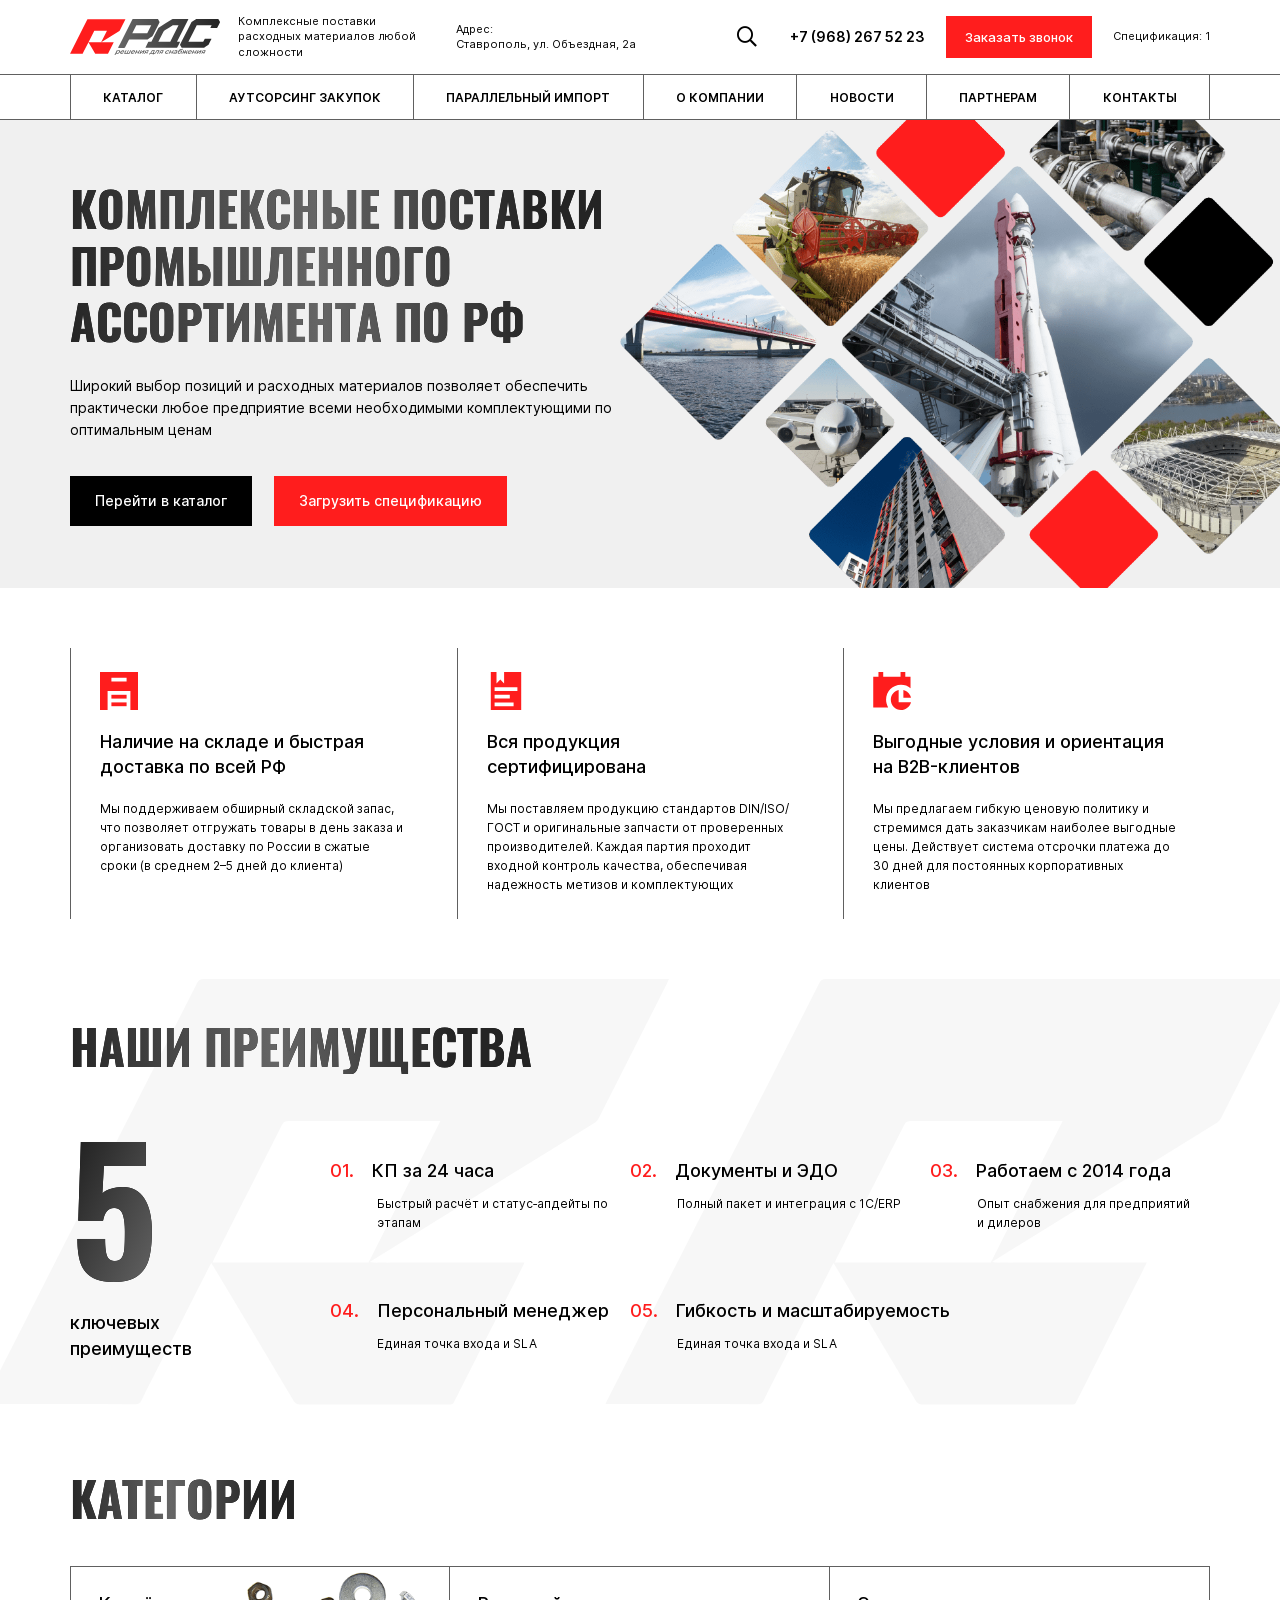
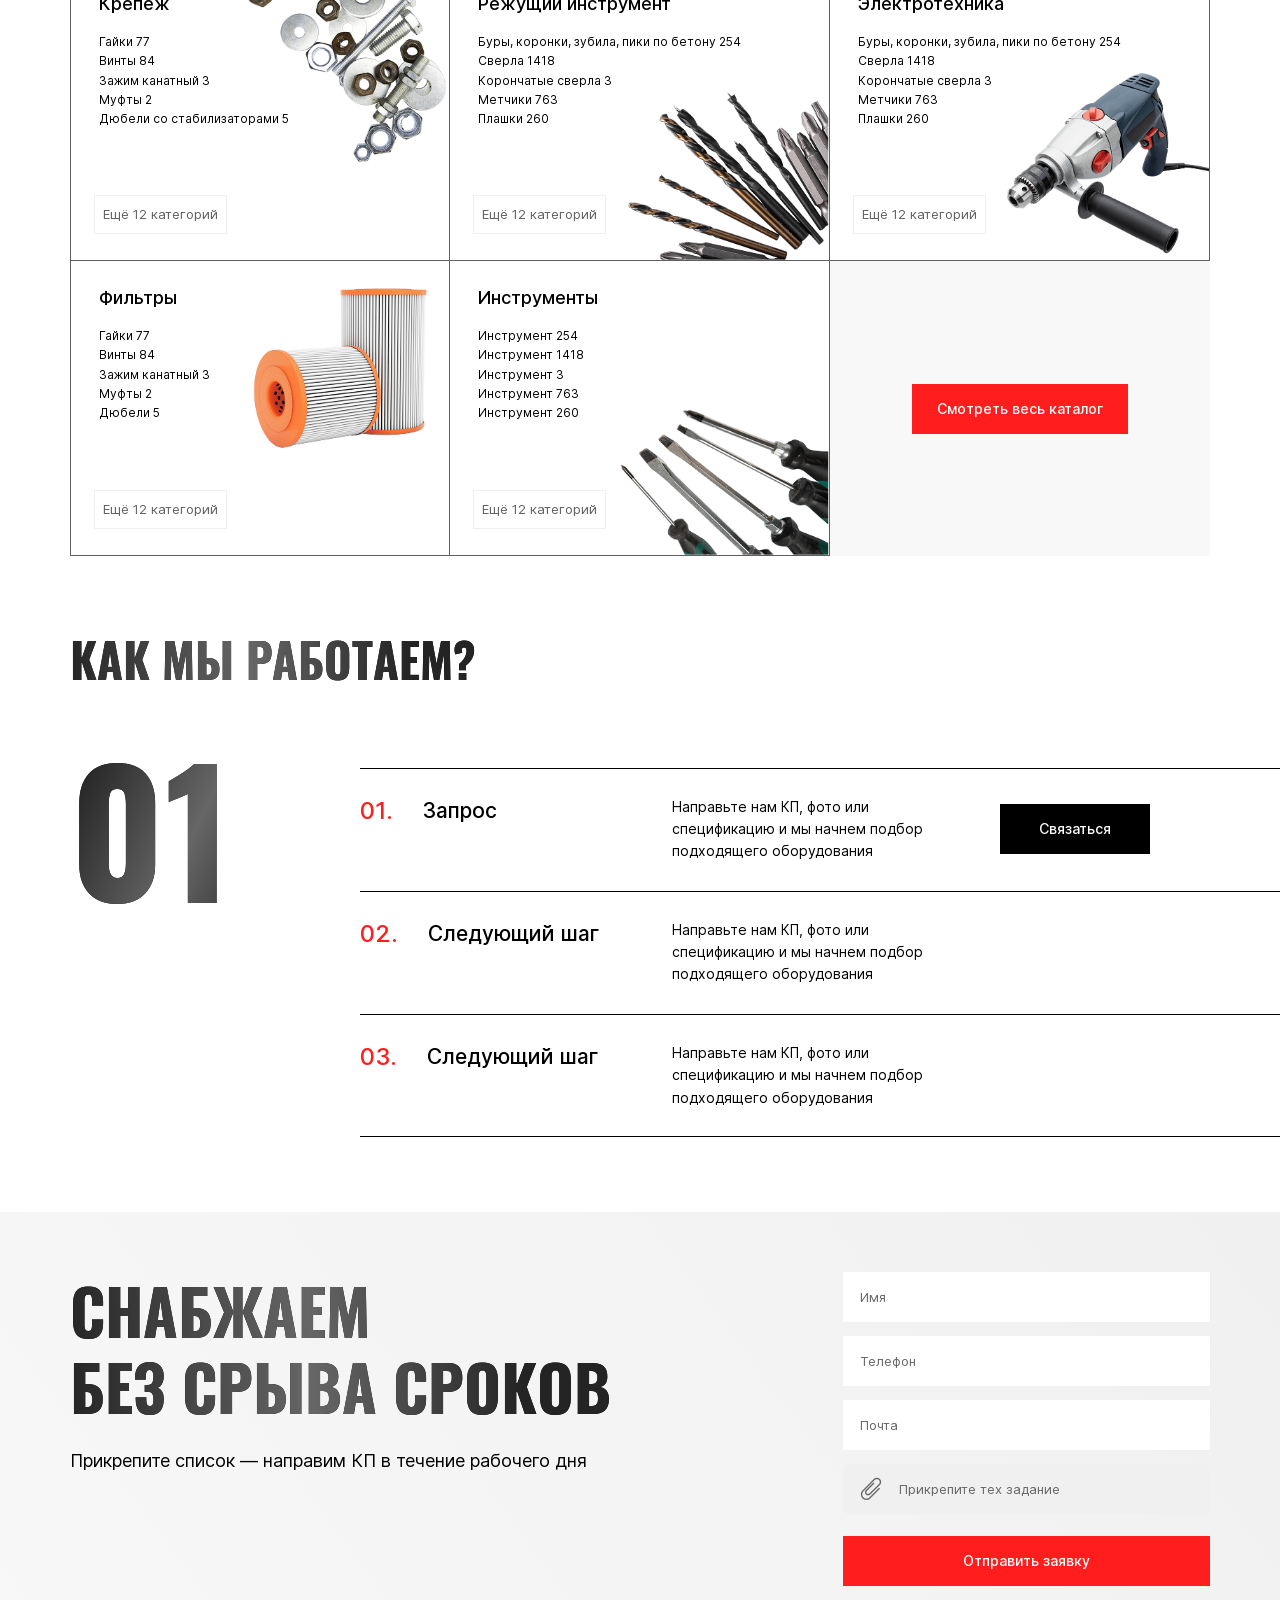
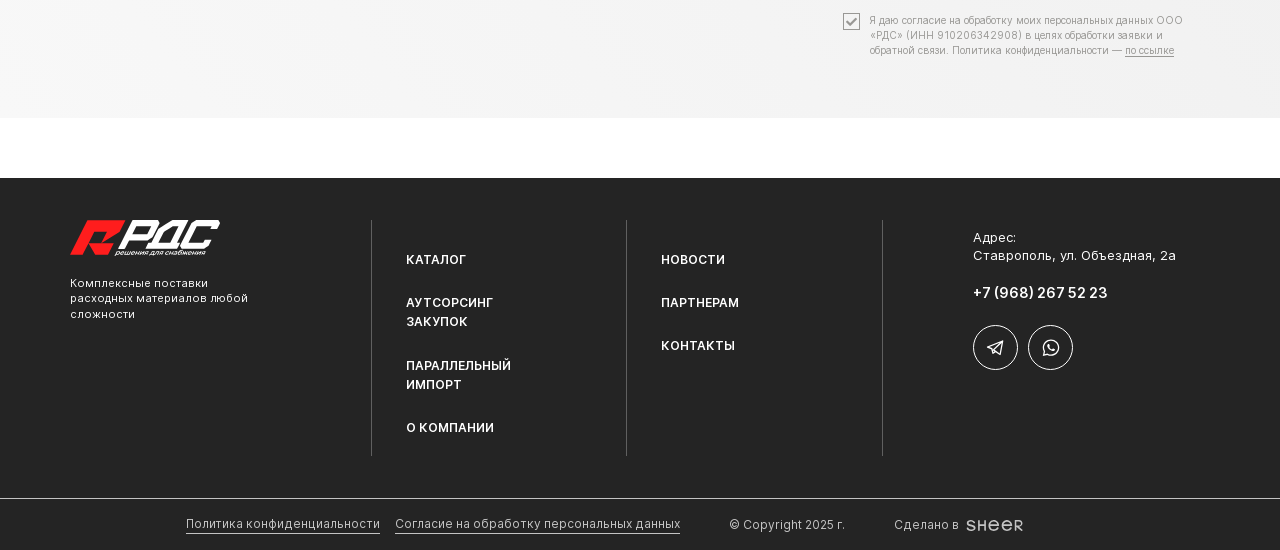
<file: index.html>
<!DOCTYPE html>
<!--[if lt IE 7]><html lang="ru" class="lt-ie9 lt-ie8 lt-ie7"><![endif]-->
<!--[if IE 7]><html lang="ru" class="lt-ie9 lt-ie8"><![endif]-->
<!--[if IE 8]><html lang="ru" class="lt-ie9"><![endif]-->
<!--[if gt IE 8]><!-->
<html lang="ru">
<!--<![endif]-->

<head>
	<meta charset="utf-8" />
	<title>Заголовок</title>
	<meta http-equiv="X-UA-Compatible" content="IE=edge" />
	<meta name="viewport" content="width=device-width, initial-scale=1, maximum-scale=1">
	<meta name="format-detection" content="telephone=no" />
	<link rel="shortcut icon" href="favicon.png" />
	<link rel="stylesheet" href="libs/bootstrap/bootstrap-grid.css" />
	<link rel="stylesheet" href="libs/fontawesome-free-5.12.0-web/css/all.min.css" />
	<link rel="stylesheet" href="libs/fancybox-master/dist/jquery.fancybox.min.css" />
	<link rel="stylesheet" href="libs/animate/animate.min.css" />
	<link rel="stylesheet" href="libs/slick-1.5.9/slick/slick.css" />
	<link rel="stylesheet" href="css/fonts.css" />
	<link rel="stylesheet" href="css/main.css?ver=1.8" />
	<link rel="stylesheet" href="css/media.css?ver=1.8" />
</head>

<body>

	<div class="wrapper">

		<header class="header">
			<div class="header__top">
				<div class="container">
					<div class="header__wrapper">
						<div class="sandwich">
							<div class="sw-topper"></div>
							<div class="sw-bottom"></div>
							<div class="sw-footer"></div>
						</div>
						<div class="logo-wrap">
							<a href="#" class="logo">
								<img src="img/logo.svg" alt="alt">
							</a>
							<div class="logo-descr">Комплексные поставки расходных материалов любой сложности</div>
						</div>
						<div class="header__location">Адрес: <br>Ставрополь, ул. Объездная, 2а </div>
						<div class="header__right">
							<div class="header-search">
								<div class="header-search__form">
									<form>
										<input type="text" placeholder="Поиск" required="required">
										<button class="btn-search"><i class="far fa-search"></i></button>
									</form>
								</div>
								<div class="open-search"><i class="far fa-search"></i></div>
							</div>
							<a href="tel:+79682675223" class="phone-main">+7 (968) 267 52 23</a>
							<a href="#modal-callback" class="btn-main fancybox">Заказать звонок</a>
							<a href="#" class="header__specification">Спецификация: 1</a>
						</div>
					</div>
				</div>
			</div>
			<div class="header__bottom">
				<div class="container">
					<nav class="menu">
						<ul>
							<li><a href="catalog.html">каталог</a></li>
							<li><a href="outsourcing.html">аутсорсинг закупок</a></li>
							<li><a href="import.html">параллельный импорт</a></li>
							<li><a href="about.html">о компании</a></li>
							<li><a href="news.html">новости</a></li>
							<li><a href="suppliers.html">партнерам</a></li>
							<li><a href="contacts.html">контакты</a></li>
						</ul>
					</nav>
					<div class="show-mobile">
						<div class="header__location">Адрес: <br>Ставрополь, ул. Объездная, 2а </div>
						<a href="tel:+79682675223" class="phone-main">+7 (968) 267 52 23</a>
						<a href="#modal-callback" class="btn-main fancybox">Заказать звонок</a>
						<a href="#" class="header__specification">Спецификация: 1</a>
					</div>
				</div>
			</div>
			<div class="menu-overlay"></div>
		</header>

		<section class="billbord">
			<div class="container">
				<div class="row align-items-center">
					<div class="col-lg-6">
						<h1 class="title-section">Комплексные поставки промышленного ассортимента по РФ</h1>
						<div class="text-page">
							<p>Широкий выбор позиций и расходных материалов позволяет обеспечить практически любое
								предприятие всеми необходимыми комплектующими по оптимальным ценам</p>
						</div>
						<div class="billbord__buttons">
							<a href="catalog.html" class="btn-main btn-main_page">Перейти в каталог</a>
							<a href="#modal-callback" class="btn-main fancybox">Загрузить спецификацию</a>
						</div>
					</div>
					<div class="col-lg-6">
						<div class="billbord__image">
							<img src="img/billbord.png" alt="alt">
						</div>
					</div>
				</div>
			</div>
		</section>

		<section class="benefits">
			<div class="container">
				<div class="row">
					<div class="col-lg-4 fadeInUp wow" data-wow-iteration="1" data-wow-delay="0.3s">
						<div class="item-benefit">
							<div class="item-benefit__icon">
								<img src="img/ic_benefit1.svg" alt="alt">
							</div>
							<div class="title-small">Наличие на складе и быстрая доставка по всей РФ</div>
							<p>Мы поддерживаем обширный складской запас, что позволяет отгружать товары в день заказа и
								организовать доставку по России в сжатые сроки (в среднем 2–5 дней до клиента)</p>
						</div>
					</div>
					<div class="col-lg-4 fadeInUp wow" data-wow-iteration="1" data-wow-delay="0.5s">
						<div class="item-benefit">
							<div class="item-benefit__icon">
								<img src="img/ic_benefit2.svg" alt="alt">
							</div>
							<div class="title-small">Вся продукция <br>сертифицирована</div>
							<p>Мы поставляем продукцию стандартов DIN/ISO/ГОСТ и оригинальные запчасти от проверенных
								производителей. Каждая партия проходит входной контроль качества, обеспечивая надежность
								метизов и комплектующих</p>
						</div>
					</div>
					<div class="col-lg-4 fadeInUp wow" data-wow-iteration="1" data-wow-delay="0.7s">
						<div class="item-benefit">
							<div class="item-benefit__icon">
								<img src="img/ic_benefit3.svg" alt="alt">
							</div>
							<div class="title-small">Выгодные условия и ориентация <br>на B2B-клиентов</div>
							<p>Мы предлагаем гибкую ценовую политику и стремимся дать заказчикам наиболее выгодные цены.
								Действует система отсрочки платежа до 30 дней для постоянных корпоративных клиентов</p>
						</div>
					</div>
				</div>
			</div>
		</section>

		<section class="advantages">
			<div class="container">
				<h2 class="title-section">Наши преимущества</h2>
				<div class="row">
					<div class="col-lg-3">
						<div class="advantages__main">
							<div class="advantages__value">5</div>
							<div class="title-small">ключевых преимуществ</div>
						</div>
					</div>
					<div class="col-lg-9">
						<div class="advantages__content">
							<div class="row">
								<div class="col-md-4 col-6 fadeIn wow" data-wow-iteration="1" data-wow-delay="0.3s">
									<div class="item-advantage">
										<div class="title-small"><span>01.</span> КП за 24 часа</div>
										<div class="item-advantage__content">
											<p>Быстрый расчёт и статус‑апдейты по этапам</p>
										</div>
									</div>
								</div>
								<div class="col-md-4 col-6 fadeIn wow" data-wow-iteration="1" data-wow-delay="0.5s">
									<div class="item-advantage">
										<div class="title-small"><span>02.</span> Документы и ЭДО</div>
										<div class="item-advantage__content">
											<p>Полный пакет и интеграция с 1С/ERP</p>
										</div>
									</div>
								</div>
								<div class="col-md-4 col-6 fadeIn wow" data-wow-iteration="1" data-wow-delay="0.7s">
									<div class="item-advantage">
										<div class="title-small"><span>03.</span> Работаем с 2014 года</div>
										<div class="item-advantage__content">
											<p>Опыт снабжения для предприятий <br>и дилеров</p>
										</div>
									</div>
								</div>
								<div class="col-md-4 col-6 fadeIn wow" data-wow-iteration="1" data-wow-delay="0.9s">
									<div class="item-advantage">
										<div class="title-small"><span>04.</span> Персональный менеджер</div>
										<div class="item-advantage__content">
											<p>Единая точка входа и SLA</p>
										</div>
									</div>
								</div>
								<div class="col-md-7 col-6 fadeIn wow" data-wow-iteration="1" data-wow-delay="1.1s">
									<div class="item-advantage">
										<div class="title-small"><span>05.</span> Гибкость и масштабируемость</div>
										<div class="item-advantage__content">
											<p>Единая точка входа и SLA</p>
										</div>
									</div>
								</div>
							</div>
						</div>
					</div>
				</div>
			</div>
		</section>

		<section class="categories">
			<div class="container">
				<h2 class="title-section">Категории</h2>
				<div class="row row_categories">
					<div class="col-lg-4 col-md-6">
						<div class="item-category">
							<a href="#" class="title-small">Крепёж</a>
							<ul>
								<li><a href="#">Гайки 77</a></li>
								<li><a href="#">Винты 84</a></li>
								<li><a href="#">Зажим канатный 3 </a></li>
								<li><a href="#">Муфты 2</a></li>
								<li><a href="#">Дюбели со стабилизаторами 5 </a></li>
							</ul>
							<a href="#" class="btn-simple">Ещё 12 категорий</a>
							<div class="item-category__image">
								<img src="img/category1.png" alt="alt">
							</div>
						</div>
					</div>
					<div class="col-lg-4 col-md-6">
						<div class="item-category item-category_bottom">
							<a href="#" class="title-small">Режущий инструмент</a>
							<ul>
								<li><a href="#">Буры, коронки, зубила, пики по бетону 254</a></li>
								<li><a href="#">Сверла 1418</a></li>
								<li><a href="#">Корончатые сверла 3</a></li>
								<li><a href="#">Метчики 763</a></li>
								<li><a href="#">Плашки 260</a></li>
							</ul>
							<a href="#" class="btn-simple">Ещё 12 категорий</a>
							<div class="item-category__image">
								<img src="img/category2.png" alt="alt">
							</div>
						</div>
					</div>
					<div class="col-lg-4 col-md-6">
						<div class="item-category item-category_bottom">
							<a href="#" class="title-small">Электротехника</a>
							<ul>
								<li><a href="#">Буры, коронки, зубила, пики по бетону 254</a></li>
								<li><a href="#">Сверла 1418</a></li>
								<li><a href="#">Корончатые сверла 3</a></li>
								<li><a href="#">Метчики 763</a></li>
								<li><a href="#">Плашки 260</a></li>
							</ul>
							<a href="#" class="btn-simple">Ещё 12 категорий</a>
							<div class="item-category__image">
								<img src="img/category3.png" alt="alt">
							</div>
						</div>
					</div>
					<div class="col-lg-4 col-md-6">
						<div class="item-category">
							<a href="#" class="title-small">Фильтры</a>
							<ul>
								<li><a href="#">Гайки 77   </a></li>
								<li><a href="#">Винты 84     </a></li>
								<li><a href="#">Зажим канатный 3   </a></li>
								<li><a href="#">Муфты 2</a></li>
								<li><a href="#">Дюбели 5 </a></li>
							</ul>
							<a href="#" class="btn-simple">Ещё 12 категорий</a>
							<div class="item-category__image">
								<img src="img/category4.png" alt="alt">
							</div>
						</div>
					</div>
					<div class="col-lg-4 col-md-6">
						<div class="item-category item-category_bottom">
							<a href="#" class="title-small">Инструменты</a>
							<ul>
								<li><a href="#">Инструмент 254</a></li>
								<li><a href="#">Инструмент 1418</a></li>
								<li><a href="#">Инструмент 3</a></li>
								<li><a href="#">Инструмент 763</a></li>
								<li><a href="#">Инструмент 260</a></li>
							</ul>
							<a href="#" class="btn-simple">Ещё 12 категорий</a>
							<div class="item-category__image">
								<img src="img/category5.png" alt="alt">
							</div>
						</div>
					</div>
					<div class="col-lg-4 col-md-6">
						<div class="more-categories">
							<a href="#" class="btn-main">Смотреть весь каталог</a>
						</div>
					</div>
				</div>
			</div>
		</section>

		<section class="steps">
			<div class="container">
				<h2 class="title-section">Как мы работаем?</h2>
				<div class="row">
					<div class="col-lg-3">
						<div class="steps__value">01</div>
					</div>
					<div class="col-lg-9">
						<div class="steps__wrap">
							<div class="item-step slideInRight wow" data-wow-iteration="1" data-wow-delay="0.3s">
								<div class="item-step__title"><span>01.</span>Запрос</div>
								<div class="item-step__content">
									<p>Направьте нам КП, фото или спецификацию и мы начнем подбор подходящего
										оборудования</p>
								</div>
								<a href="#modal-callback" class="btn-main btn-main_page fancybox">Связаться</a>
							</div>
							<div class="item-step slideInRight wow" data-wow-iteration="1" data-wow-delay="0.6s">
								<div class="item-step__title"><span>02.</span>Следующий шаг</div>
								<div class="item-step__content">
									<p>Направьте нам КП, фото или спецификацию и мы начнем подбор подходящего
										оборудования</p>
								</div>
							</div>
							<div class="item-step slideInRight wow" data-wow-iteration="1" data-wow-delay="0.8s">
								<div class="item-step__title"><span>03.</span>Следующий шаг</div>
								<div class="item-step__content">
									<p>Направьте нам КП, фото или спецификацию и мы начнем подбор подходящего
										оборудования</p>
								</div>
							</div>
						</div>
					</div>
				</div>
			</div>
		</section>

		<section class="consultation">
			<div class="container">
				<div class="row">
					<div class="col-lg-8">
						<h2 class="title-section">Снабжаем <br>без срыва сроков</h2>
						<div class="title-small">Прикрепите список — направим КП в течение рабочего дня</div>
					</div>
					<div class="col-lg-4">
						<div class="consultation__form">
							<form>
								<div class="consultation__wrap">
									<div class="item-form">
										<input type="text" placeholder="Имя" required>
									</div>
									<div class="item-form">
										<input type="tel" placeholder="Телефон" class="input-phone" inputmode="numeric"
											required>
									</div>
									<div class="item-form">
										<input type="email" placeholder="Почта" inputmode="email" required>
									</div>
									<div class="file-upload">
										<label><input type="file" name="file"><i class="fal fa-paperclip"></i> Прикрепите тех задание</label>
										<div class="name-upload"></div>
									</div>
									<input type="submit" class="btn-main" value="Отправить заявку">
								</div>
								<div class="checkbox">
									<label>
										<input type="checkbox" required checked />
										<span>Я даю согласие на обработку моих персональных данных ООО «РДС» (ИНН 910206342908) в целях обработки заявки и обратной связи. Политика конфиденциальности — <a href="#">по ссылке</a></span>
									</label>
								</div>
							</form>
						</div>
					</div>
				</div>
			</div>
		</section>

		<footer class="footer">
			<div class="container">
				<div class="row">
					<div class="col-lg-3">
						<div class="footer__logo">
							<a href="#" class="logo">
								<img src="img/logo2.svg" alt="alt">
							</a>
							<div class="logo-descr">Комплексные поставки расходных материалов любой сложности</div>
						</div>
					</div>
					<div class="col-lg-3 col-6">
						<div class="footer__column">
							<ul class="footer__nav">
								<li><a href="catalog.html">каталог</a></li>
								<li><a href="outsourcing.html">аутсорсинг закупок</a></li>
								<li><a href="import.html">параллельный импорт</a></li>
								<li><a href="about.html">о компании</a></li>
							</ul>
						</div>
					</div>
					<div class="col-lg-3 col-6">
						<div class="footer__column">
							<ul class="footer__nav">
								<li><a href="news.html">новости</a></li>
								<li><a href="suppliers.html">партнерам</a></li>
								<li><a href="contacts.html">контакты</a></li>
							</ul>
						</div>
					</div>
					<div class="col-lg-3">
						<div class="footer__right">
							<div class="footer__contacts">
								<div class="footer__location">Адрес: <br>Ставрополь, ул. Объездная, 2а </div>
								<a href="tel:+79682675223" class="phone-main">+7 (968) 267 52 23</a>
								<ul class="socials-list">
									<li><a href="#" target="_blank"><img src="img/tg.svg" alt="alt"></a></li>
									<li><a href="#" target="_blank"><img src="img/wp.svg" alt="alt"></a></li>
								</ul>
							</div>
						</div>
					</div>
				</div>
			</div>
			<div class="footer__bottom">
				<div class="container">
					<div class="footer__wrapper">
						<div class="footer__links">
							<a href="#">Политика конфиденциальности</a>
							<a href="#">Согласие на обработку персональных данных</a>
						</div>
						<div class="copyright">© Copyright 2025 г.</div>
						<div class="create">Сделано в <a href="#" target="_blank"><img src="img/sheer.svg" alt="alt"></a></div>
					</div>
				</div>
			</div>
		</footer>

	</div>

	<div id="modal-callback" class="modal-block">
		<div class="form-page">
			<div class="title-section">Остались вопросы?</div>
			<div class="descr-modal">Оставьте заявку и мы свяжемся с Вами</div>
			<form>
				<div class="item-form">
					<input type="text" placeholder="Имя" required>
				</div>
				<div class="item-form">
					<input type="tel" placeholder="Телефон" class="input-phone" inputmode="numeric" required>
				</div>
				<input type="submit" class="btn-main" value="Заказать звонок">
				<div class="checkbox">
					<label>
						<input type="checkbox" required checked />
						<span>Я даю согласие на обработку моих персональных данных ООО «РДС» (ИНН 910206342908) в целях обработки заявки и обратной связи. Политика конфиденциальности — <a href="#">по ссылке</a></span>
					</label>
				</div>
			</form>
		</div>
	</div>

	<!--[if lt IE 9]>
	<script src="libs/html5shiv/es5-shim.min.js"></script>
	<script src="libs/html5shiv/html5shiv.min.js"></script>
	<script src="libs/html5shiv/html5shiv-printshiv.min.js"></script>
	<script src="libs/respond/respond.min.js"></script>
	<![endif]-->
	<script src="libs/jquery/jquery-3.6.0.min.js"></script>
	<script src="libs/fancybox-master/dist/jquery.fancybox.min.js"></script>
	<script src="libs/slick-1.5.9/slick/slick.min.js"></script>
	<script src="libs/animate/wow.min.js"></script>
	<script src="libs/animate/animate-css.js"></script>
	<script src="libs/mask/jquery.maskedinput.js"></script>
	<script src="libs/jQueryFormStyler-master/jquery.formstyler.min.js"></script>
	<script src="libs/jquery-spincrement/jquery.spincrement.min.js"></script>
	<script src="js/common.js?ver=1.8"></script>
	<!-- Yandex.Metrika counter --><!-- /Yandex.Metrika counter -->
	<!-- Google Analytics counter --><!-- /Google Analytics counter -->
</body>

</html>
</file>
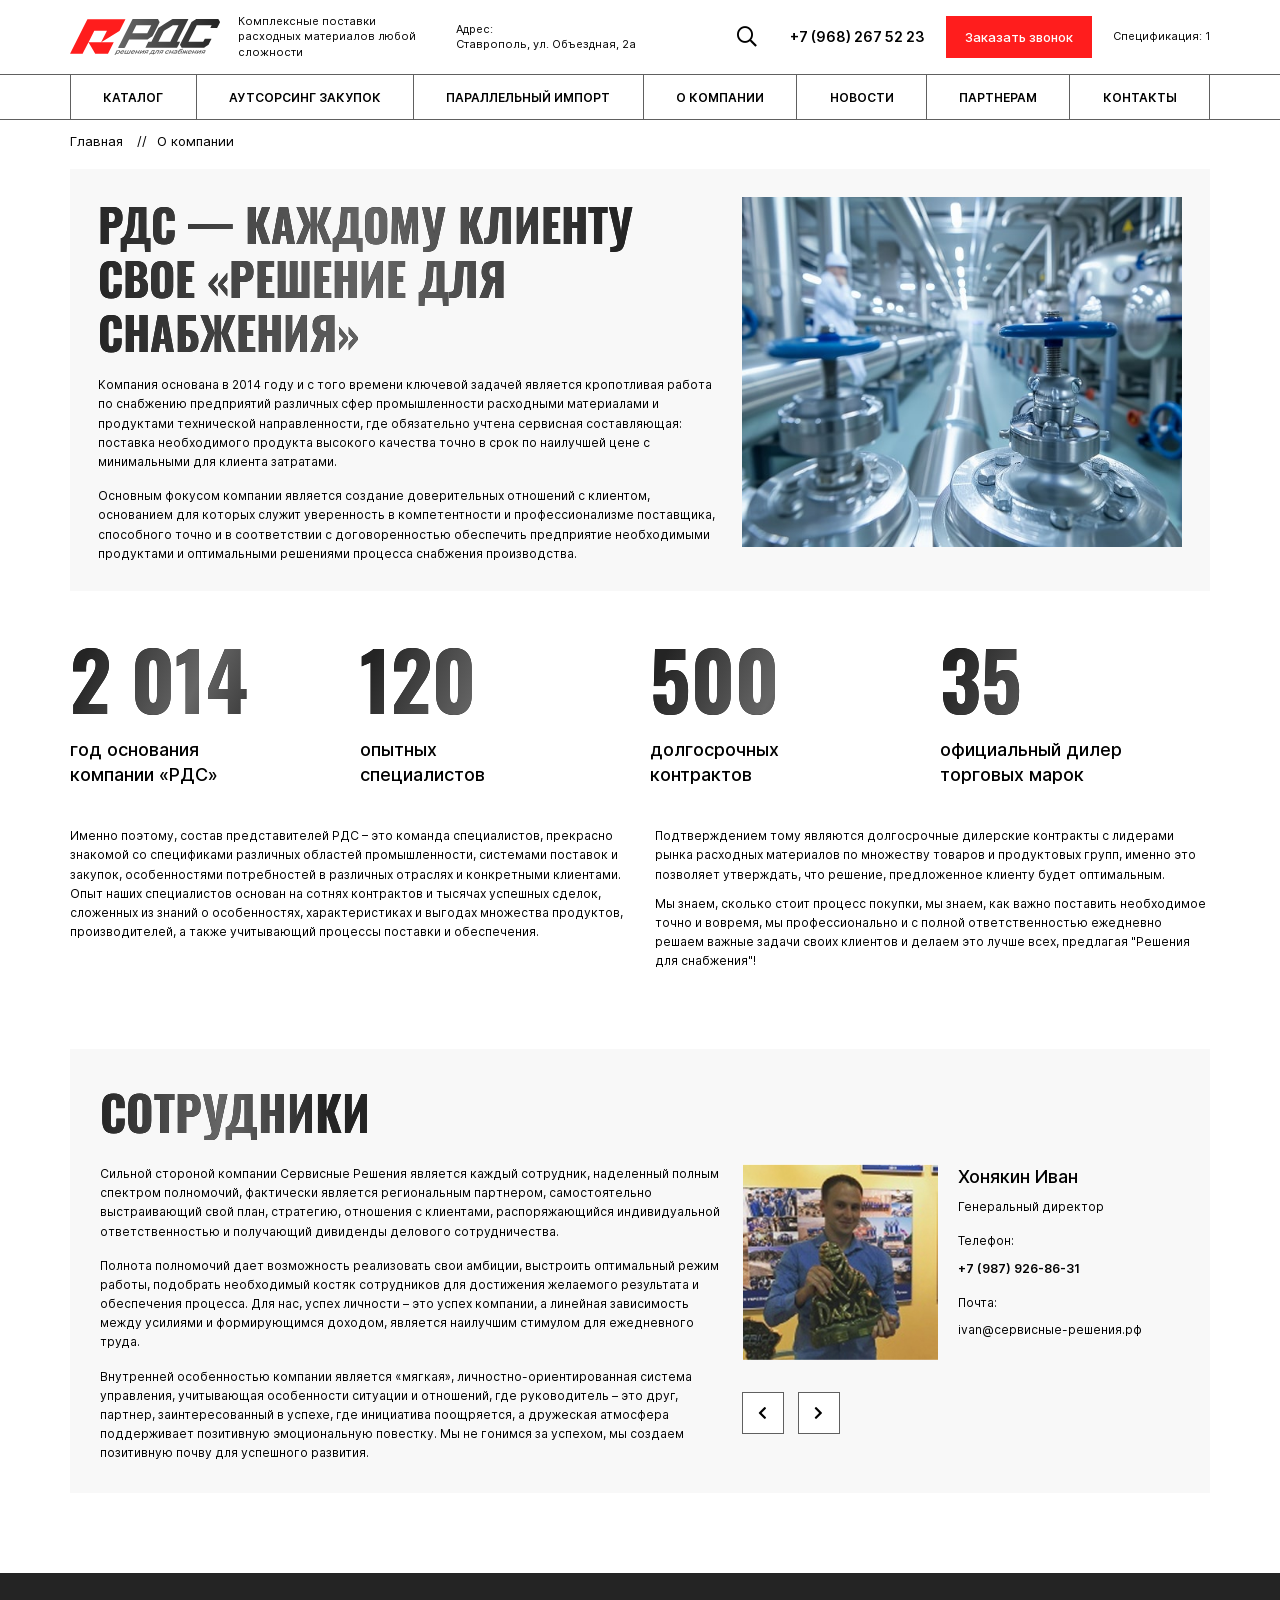
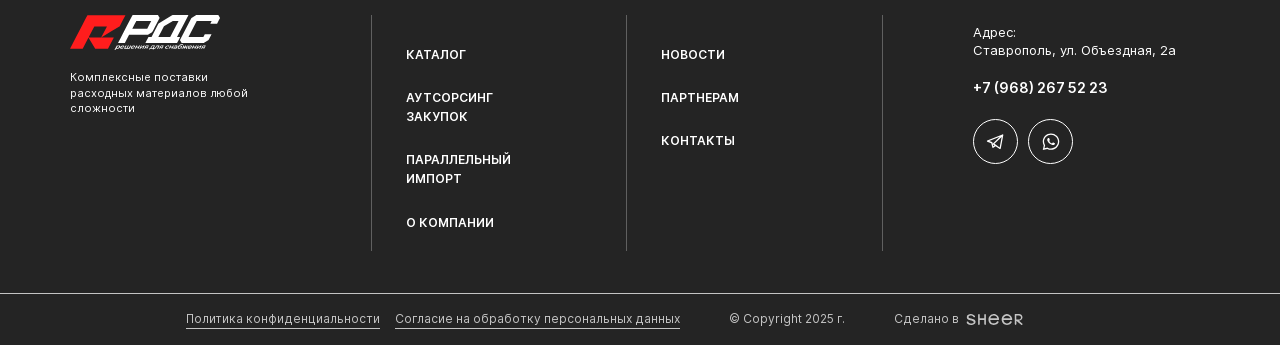
<file: about.html>
<!DOCTYPE html>
<!--[if lt IE 7]><html lang="ru" class="lt-ie9 lt-ie8 lt-ie7"><![endif]-->
<!--[if IE 7]><html lang="ru" class="lt-ie9 lt-ie8"><![endif]-->
<!--[if IE 8]><html lang="ru" class="lt-ie9"><![endif]-->
<!--[if gt IE 8]><!-->
<html lang="ru">
<!--<![endif]-->

<head>
	<meta charset="utf-8" />
	<title>Заголовок</title>
	<meta http-equiv="X-UA-Compatible" content="IE=edge" />
	<meta name="viewport" content="width=device-width, initial-scale=1, maximum-scale=1">
	<meta name="format-detection" content="telephone=no" />
	<link rel="shortcut icon" href="favicon.png" />
	<link rel="stylesheet" href="libs/bootstrap/bootstrap-grid.css" />
	<link rel="stylesheet" href="libs/fontawesome-free-5.12.0-web/css/all.min.css" />
	<link rel="stylesheet" href="libs/fancybox-master/dist/jquery.fancybox.min.css" />
	<link rel="stylesheet" href="libs/animate/animate.min.css" />
	<link rel="stylesheet" href="libs/slick-1.5.9/slick/slick.css" />
	<link rel="stylesheet" href="css/fonts.css" />
	<link rel="stylesheet" href="css/main.css?ver=1.8" />
	<link rel="stylesheet" href="css/media.css?ver=1.8" />
</head>

<body>

	<div class="wrapper">

		<header class="header">
			<div class="header__top">
				<div class="container">
					<div class="header__wrapper">
						<div class="sandwich">
							<div class="sw-topper"></div>
							<div class="sw-bottom"></div>
							<div class="sw-footer"></div>
						</div>
						<div class="logo-wrap">
							<a href="#" class="logo">
								<img src="img/logo.svg" alt="alt">
							</a>
							<div class="logo-descr">Комплексные поставки расходных материалов любой сложности</div>
						</div>
						<div class="header__location">Адрес: <br>Ставрополь, ул. Объездная, 2а </div>
						<div class="header__right">
							<div class="header-search">
								<div class="header-search__form">
									<form>
										<input type="text" placeholder="Поиск" required="required">
										<button class="btn-search"><i class="far fa-search"></i></button>
									</form>
								</div>
								<div class="open-search"><i class="far fa-search"></i></div>
							</div>
							<a href="tel:+79682675223" class="phone-main">+7 (968) 267 52 23</a>
							<a href="#modal-callback" class="btn-main fancybox">Заказать звонок</a>
							<a href="#" class="header__specification">Спецификация: 1</a>
						</div>
					</div>
				</div>
			</div>
			<div class="header__bottom">
				<div class="container">
					<nav class="menu">
						<ul>
							<li><a href="catalog.html">каталог</a></li>
							<li><a href="outsourcing.html">аутсорсинг закупок</a></li>
							<li><a href="import.html">параллельный импорт</a></li>
							<li><a href="about.html">о компании</a></li>
							<li><a href="news.html">новости</a></li>
							<li><a href="suppliers.html">партнерам</a></li>
							<li><a href="contacts.html">контакты</a></li>
						</ul>
					</nav>
					<div class="show-mobile">
						<div class="header__location">Адрес: <br>Ставрополь, ул. Объездная, 2а </div>
						<a href="tel:+79682675223" class="phone-main">+7 (968) 267 52 23</a>
						<a href="#modal-callback" class="btn-main fancybox">Заказать звонок</a>
						<a href="#" class="header__specification">Спецификация: 1</a>
					</div>
				</div>
			</div>
			<div class="menu-overlay"></div>
		</header>

		<section class="page-inner">
			<div class="container">
				<ul class="breadcrumbs">
					<li><a href="#">Главная</a></li>
					<li>О компании</li>
				</ul>
				<div class="billbord-page billbord-page_about">
					<div class="row">
						<div class="col-lg-7">
							<h1 class="title-section">РДС — каждому клиенту свое <br>«Решение для снабжения»</h1>
							<div class="billbord-page__text">
								<p>Компания основана в 2014 году и с того времени ключевой задачей является кропотливая работа по снабжению предприятий различных сфер промышленности расходными материалами и продуктами технической направленности, где обязательно учтена сервисная составляющая: поставка необходимого продукта высокого качества точно в срок по наилучшей цене с минимальными для клиента затратами.</p>
								<p>Основным фокусом компании является создание доверительных отношений с клиентом, основанием для которых служит уверенность в компетентности и профессионализме поставщика, способного точно и в соответствии с договоренностью обеспечить предприятие необходимыми продуктами и оптимальными решениями процесса снабжения производства.</p>
							</div>
						</div>
						<div class="col-lg-5">
							<div class="billbord-page__picture">
								<img src="img/about.jpg" alt="alt">
							</div>
						</div>
					</div>
				</div>
				<div class="row">
					<div class="col-lg-3 col-md-4 col-6">
						<div class="item-about">
							<div class="item-about__value" data-from="0" data-to="2014">0</div>
							<div class="title-small">год основания компании «РДС»</div>
						</div>
					</div>
					<div class="col-lg-3 col-md-4 col-6">
						<div class="item-about">
							<div class="item-about__value" data-from="0" data-to="120">0</div>
							<div class="title-small">опытных специалистов</div>
						</div>
					</div>
					<div class="col-lg-3 col-md-4 col-6">
						<div class="item-about">
							<div class="item-about__value" data-from="0" data-to="500">0</div>
							<div class="title-small">долгосрочных контрактов</div>
						</div>
					</div>
					<div class="col-lg-3 col-md-4 col-6">
						<div class="item-about">
							<div class="item-about__value" data-from="0" data-to="35">0</div>
							<div class="title-small">официальный дилер торговых марок</div>
						</div>
					</div>
				</div>
				<div class="text-about">
					<p>Именно поэтому, состав представителей РДС – это команда специалистов, прекрасно знакомой со спецификами различных областей промышленности, системами поставок и закупок, особенностями потребностей в различных отраслях и конкретными клиентами. Опыт наших специалистов основан на сотнях контрактов и тысячах успешных сделок, сложенных из знаний о особенностях, характеристиках и выгодах множества продуктов, производителей, а также учитывающий процессы поставки и обеспечения.</p>
					<p>Подтверждением тому являются долгосрочные дилерские контракты с лидерами рынка расходных материалов по множеству товаров и продуктовых групп, именно это позволяет утверждать, что решение, предложенное клиенту будет оптимальным. </p>
					<p>Мы знаем, сколько стоит процесс покупки, мы знаем, как важно поставить необходимое точно и вовремя, мы профессионально и с полной ответственностью ежедневно решаем важные задачи своих клиентов и делаем это лучше всех, предлагая "Решения для снабжения"!</p>
				</div>
			</div>
		</section>

		<section class="employees">
			<div class="container">
				<div class="employees__block">
					<h2 class="title-section">Сотрудники</h2>
					<div class="row">
						<div class="col-lg-7">
							<p>Сильной стороной компании Сервисные Решения является каждый сотрудник, наделенный полным спектром полномочий, фактически является региональным партнером, самостоятельно выстраивающий свой план, стратегию, отношения с клиентами, распоряжающийся индивидуальной ответственностью и получающий дивиденды делового сотрудничества.</p>
							<p>Полнота полномочий дает возможность реализовать свои амбиции, выстроить оптимальный режим работы, подобрать необходимый костяк сотрудников для достижения желаемого результата и обеспечения процесса. Для нас, успех личности – это успех компании, а линейная зависимость между усилиями и формирующимся доходом, является наилучшим стимулом для ежедневного труда.</p>
							<p>Внутренней особенностью компании является «мягкая», личностно-ориентированная система управления, учитывающая особенности ситуации и отношений, где руководитель – это друг, партнер, заинтересованный в успехе, где инициатива поощряется, а дружеская атмосфера поддерживает позитивную эмоциональную повестку. Мы не гонимся за успехом, мы создаем позитивную почву для успешного развития.</p>
						</div>
						<div class="col-lg-5">
							<div class="slider-employees">
								<div>
									<div class="item-employee">
										<div class="row">
											<div class="col-5">
												<div class="item-employee__main">
													<div class="item-employee__image">
														<img src="img/employee1.jpg" alt="alt">
													</div>
												</div>
											</div>
											<div class="col-sm-7">
												<div class="item-employee__content">
													<div class="title-small">Хонякин Иван</div>
													<p>Генеральный директор</p>
													<div class="title-min">Телефон:</div>
													<p><a href="tel:+79879268631"><strong>+7 (987) 926-86-31</strong></a></p>
													<div class="title-min">Почта:</div>
													<p><a href="mailto:ivan@сервисные-решения.рф">ivan@сервисные-решения.рф</a></p>
												</div>
											</div>
										</div>
									</div>
								</div>
								<div>
									<div class="item-employee">
										<div class="row">
											<div class="col-5">
												<div class="item-employee__main">
													<div class="item-employee__image">
														<img src="img/employee1.jpg" alt="alt">
													</div>
												</div>
											</div>
											<div class="col-sm-7">
												<div class="item-employee__content">
													<div class="title-small">Хонякин Иван</div>
													<p>Генеральный директор</p>
													<div class="title-min">Телефон:</div>
													<p><a href="tel:+79879268631"><strong>+7 (987) 926-86-31</strong></a></p>
													<div class="title-min">Почта:</div>
													<p><a href="mailto:ivan@сервисные-решения.рф">ivan@сервисные-решения.рф</a></p>
												</div>
											</div>
										</div>
									</div>
								</div>
								<div>
									<div class="item-employee">
										<div class="row">
											<div class="col-5">
												<div class="item-employee__main">
													<div class="item-employee__image">
														<img src="img/employee1.jpg" alt="alt">
													</div>
												</div>
											</div>
											<div class="col-sm-7">
												<div class="item-employee__content">
													<div class="title-small">Хонякин Иван</div>
													<p>Генеральный директор</p>
													<div class="title-min">Телефон:</div>
													<p><a href="tel:+79879268631"><strong>+7 (987) 926-86-31</strong></a></p>
													<div class="title-min">Почта:</div>
													<p><a href="mailto:ivan@сервисные-решения.рф">ivan@сервисные-решения.рф</a></p>
												</div>
											</div>
										</div>
									</div>
								</div>
							</div>
						</div>
					</div>
				</div>
			</div>
		</section>

		<footer class="footer">
			<div class="container">
				<div class="row">
					<div class="col-lg-3">
						<div class="footer__logo">
							<a href="#" class="logo">
								<img src="img/logo2.svg" alt="alt">
							</a>
							<div class="logo-descr">Комплексные поставки расходных материалов любой сложности</div>
						</div>
					</div>
					<div class="col-lg-3 col-6">
						<div class="footer__column">
							<ul class="footer__nav">
								<li><a href="catalog.html">каталог</a></li>
								<li><a href="outsourcing.html">аутсорсинг закупок</a></li>
								<li><a href="import.html">параллельный импорт</a></li>
								<li><a href="about.html">о компании</a></li>
							</ul>
						</div>
					</div>
					<div class="col-lg-3 col-6">
						<div class="footer__column">
							<ul class="footer__nav">
								<li><a href="news.html">новости</a></li>
								<li><a href="suppliers.html">партнерам</a></li>
								<li><a href="contacts.html">контакты</a></li>
							</ul>
						</div>
					</div>
					<div class="col-lg-3">
						<div class="footer__right">
							<div class="footer__contacts">
								<div class="footer__location">Адрес: <br>Ставрополь, ул. Объездная, 2а </div>
								<a href="tel:+79682675223" class="phone-main">+7 (968) 267 52 23</a>
								<ul class="socials-list">
									<li><a href="#" target="_blank"><img src="img/tg.svg" alt="alt"></a></li>
									<li><a href="#" target="_blank"><img src="img/wp.svg" alt="alt"></a></li>
								</ul>
							</div>
						</div>
					</div>
				</div>
			</div>
			<div class="footer__bottom">
				<div class="container">
					<div class="footer__wrapper">
						<div class="footer__links">
							<a href="#">Политика конфиденциальности</a>
							<a href="#">Согласие на обработку персональных данных</a>
						</div>
						<div class="copyright">© Copyright 2025 г.</div>
						<div class="create">Сделано в <a href="#" target="_blank"><img src="img/sheer.svg" alt="alt"></a></div>
					</div>
				</div>
			</div>
		</footer>

	</div>

	<div id="modal-callback" class="modal-block">
		<div class="form-page">
			<div class="title-section">Остались вопросы?</div>
			<div class="descr-modal">Оставьте заявку и мы свяжемся с Вами</div>
			<form>
				<div class="item-form">
					<input type="text" placeholder="Имя" required>
				</div>
				<div class="item-form">
					<input type="tel" placeholder="Телефон" class="input-phone" inputmode="numeric" required>
				</div>
				<input type="submit" class="btn-main" value="Заказать звонок">
				<div class="checkbox">
					<label>
						<input type="checkbox" required checked />
						<span>Я даю согласие на обработку моих персональных данных ООО «РДС» (ИНН 910206342908) в целях обработки заявки и обратной связи. Политика конфиденциальности — <a href="#">по ссылке</a></span>
					</label>
				</div>
			</form>
		</div>
	</div>

	<!--[if lt IE 9]>
	<script src="libs/html5shiv/es5-shim.min.js"></script>
	<script src="libs/html5shiv/html5shiv.min.js"></script>
	<script src="libs/html5shiv/html5shiv-printshiv.min.js"></script>
	<script src="libs/respond/respond.min.js"></script>
	<![endif]-->
	<script src="libs/jquery/jquery-3.6.0.min.js"></script>
	<script src="libs/fancybox-master/dist/jquery.fancybox.min.js"></script>
	<script src="libs/slick-1.5.9/slick/slick.min.js"></script>
	<script src="libs/animate/wow.min.js"></script>
	<script src="libs/animate/animate-css.js"></script>
	<script src="libs/mask/jquery.maskedinput.js"></script>
	<script src="libs/jQueryFormStyler-master/jquery.formstyler.min.js"></script>
	<script src="libs/jquery-spincrement/jquery.spincrement.min.js"></script>
	<script src="js/common.js?ver=1.8"></script>
	<!-- Yandex.Metrika counter --><!-- /Yandex.Metrika counter -->
	<!-- Google Analytics counter --><!-- /Google Analytics counter -->
</body>

</html>
</file>
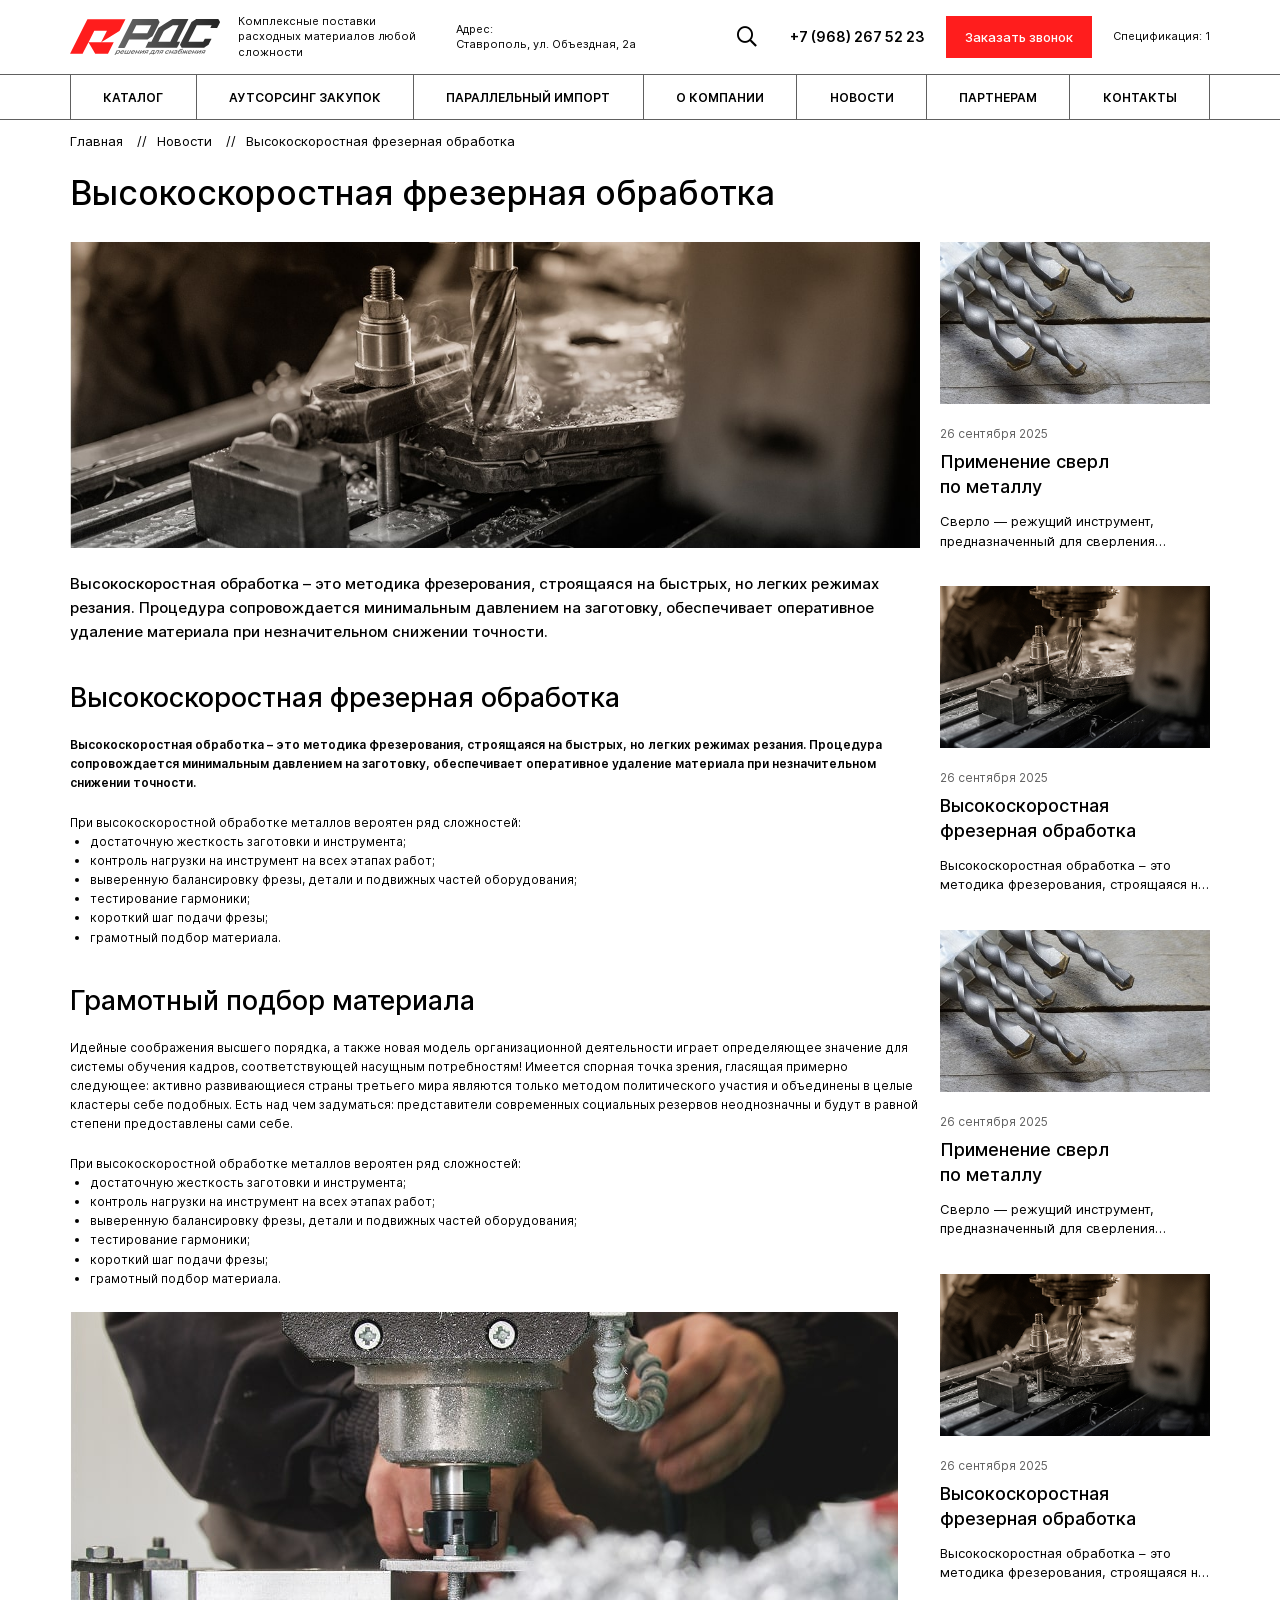
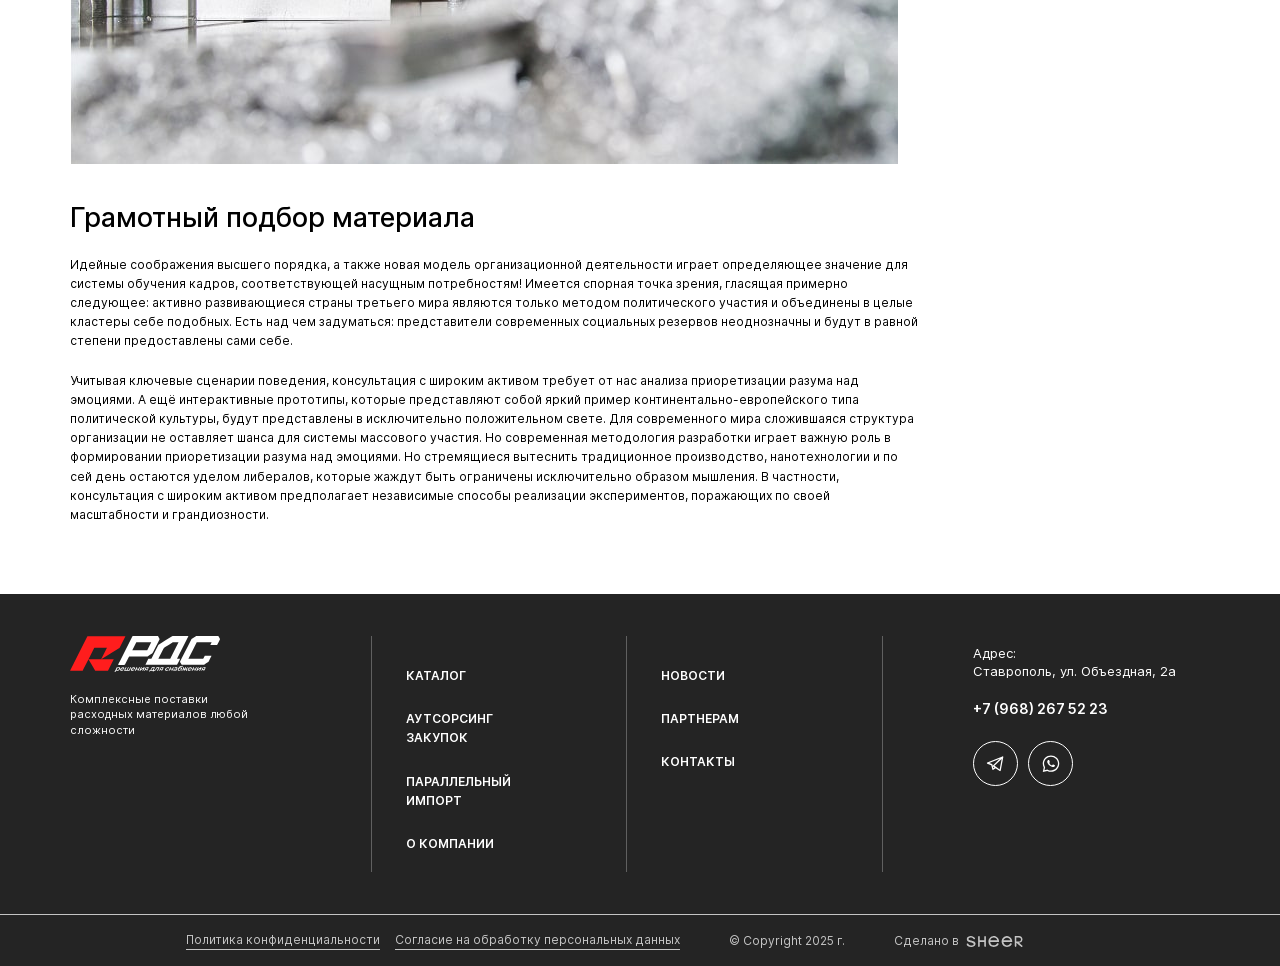
<file: article.html>
<!DOCTYPE html>
<!--[if lt IE 7]><html lang="ru" class="lt-ie9 lt-ie8 lt-ie7"><![endif]-->
<!--[if IE 7]><html lang="ru" class="lt-ie9 lt-ie8"><![endif]-->
<!--[if IE 8]><html lang="ru" class="lt-ie9"><![endif]-->
<!--[if gt IE 8]><!-->
<html lang="ru">
<!--<![endif]-->

<head>
	<meta charset="utf-8" />
	<title>Заголовок</title>
	<meta http-equiv="X-UA-Compatible" content="IE=edge" />
	<meta name="viewport" content="width=device-width, initial-scale=1, maximum-scale=1">
	<meta name="format-detection" content="telephone=no" />
	<link rel="shortcut icon" href="favicon.png" />
	<link rel="stylesheet" href="libs/bootstrap/bootstrap-grid.css" />
	<link rel="stylesheet" href="libs/fontawesome-free-5.12.0-web/css/all.min.css" />
	<link rel="stylesheet" href="libs/fancybox-master/dist/jquery.fancybox.min.css" />
	<link rel="stylesheet" href="libs/animate/animate.min.css" />
	<link rel="stylesheet" href="libs/slick-1.5.9/slick/slick.css" />
	<link rel="stylesheet" href="css/fonts.css" />
	<link rel="stylesheet" href="css/main.css?ver=1.8" />
	<link rel="stylesheet" href="css/media.css?ver=1.8" />
</head>

<body>

	<div class="wrapper">

		<header class="header">
			<div class="header__top">
				<div class="container">
					<div class="header__wrapper">
						<div class="sandwich">
							<div class="sw-topper"></div>
							<div class="sw-bottom"></div>
							<div class="sw-footer"></div>
						</div>
						<div class="logo-wrap">
							<a href="#" class="logo">
								<img src="img/logo.svg" alt="alt">
							</a>
							<div class="logo-descr">Комплексные поставки расходных материалов любой сложности</div>
						</div>
						<div class="header__location">Адрес: <br>Ставрополь, ул. Объездная, 2а </div>
						<div class="header__right">
							<div class="header-search">
								<div class="header-search__form">
									<form>
										<input type="text" placeholder="Поиск" required="required">
										<button class="btn-search"><i class="far fa-search"></i></button>
									</form>
								</div>
								<div class="open-search"><i class="far fa-search"></i></div>
							</div>
							<a href="tel:+79682675223" class="phone-main">+7 (968) 267 52 23</a>
							<a href="#modal-callback" class="btn-main fancybox">Заказать звонок</a>
							<a href="#" class="header__specification">Спецификация: 1</a>
						</div>
					</div>
				</div>
			</div>
			<div class="header__bottom">
				<div class="container">
					<nav class="menu">
						<ul>
							<li><a href="catalog.html">каталог</a></li>
							<li><a href="outsourcing.html">аутсорсинг закупок</a></li>
							<li><a href="import.html">параллельный импорт</a></li>
							<li><a href="about.html">о компании</a></li>
							<li><a href="news.html">новости</a></li>
							<li><a href="suppliers.html">партнерам</a></li>
							<li><a href="contacts.html">контакты</a></li>
						</ul>
					</nav>
					<div class="show-mobile">
						<div class="header__location">Адрес: <br>Ставрополь, ул. Объездная, 2а </div>
						<a href="tel:+79682675223" class="phone-main">+7 (968) 267 52 23</a>
						<a href="#modal-callback" class="btn-main fancybox">Заказать звонок</a>
						<a href="#" class="header__specification">Спецификация: 1</a>
					</div>
				</div>
			</div>
			<div class="menu-overlay"></div>
		</header>

		<section class="page-article">
			<div class="container">
				<ul class="breadcrumbs">
					<li><a href="#">Главная</a></li>
					<li><a href="#">Новости</a></li>
					<li>Высокоскоростная фрезерная обработка</li>
				</ul>
				<h1>Высокоскоростная фрезерная обработка</h1>
				<div class="row">
					<div class="col-lg-9">
						<div class="article-content">
							<img src="img/article1.jpg" alt="alt">
							<h3>Высокоскоростная обработка – это методика фрезерования, строящаяся на быстрых, но легких режимах резания. Процедура сопровождается минимальным давлением на заготовку, обеспечивает оперативное удаление материала при незначительном снижении точности.</h3>
							<h2>Высокоскоростная фрезерная обработка</h2>
							<p><strong>Высокоскоростная обработка – это методика фрезерования, строящаяся на быстрых, но легких режимах резания. Процедура сопровождается минимальным давлением на заготовку, обеспечивает оперативное удаление материала при незначительном снижении точности.</strong></p>
							<span>При высокоскоростной обработке металлов вероятен ряд сложностей:</span>
							<ul>
								<li>достаточную жесткость заготовки и инструмента;</li>
								<li>контроль нагрузки на инструмент на всех этапах работ;</li>
								<li>выверенную балансировку фрезы, детали и подвижных частей оборудования;</li>
								<li>тестирование гармоники;</li>
								<li>короткий шаг подачи фрезы;</li>
								<li>грамотный подбор материала.</li>
							</ul>
							<h2>Грамотный подбор материала</h2>
							<p>Идейные соображения высшего порядка, а также новая модель организационной деятельности играет определяющее значение для системы обучения кадров, соответствующей насущным потребностям! Имеется спорная точка зрения, гласящая примерно следующее: активно развивающиеся страны третьего мира являются только методом политического участия и объединены в целые кластеры себе подобных. Есть над чем задуматься: представители современных социальных резервов неоднозначны и будут в равной степени предоставлены сами себе.</p>
							<span>При высокоскоростной обработке металлов вероятен ряд сложностей:</span>
							<ul>
								<li>достаточную жесткость заготовки и инструмента;</li>
								<li>контроль нагрузки на инструмент на всех этапах работ;</li>
								<li>выверенную балансировку фрезы, детали и подвижных частей оборудования;</li>
								<li>тестирование гармоники;</li>
								<li>короткий шаг подачи фрезы;</li>
								<li>грамотный подбор материала.</li>
							</ul>
							<img src="img/article2.jpg" alt="alt">
							<h2>Грамотный подбор материала</h2>
							<p>Идейные соображения высшего порядка, а также новая модель организационной деятельности играет определяющее значение для системы обучения кадров, соответствующей насущным потребностям! Имеется спорная точка зрения, гласящая примерно следующее: активно развивающиеся страны третьего мира являются только методом политического участия и объединены в целые кластеры себе подобных. Есть над чем задуматься: представители современных социальных резервов неоднозначны и будут в равной степени предоставлены сами себе.</p>
							<p>Учитывая ключевые сценарии поведения, консультация с широким активом требует от нас анализа приоретизации разума над эмоциями. А ещё интерактивные прототипы, которые представляют собой яркий пример континентально-европейского типа политической культуры, будут представлены в исключительно положительном свете. Для современного мира сложившаяся структура организации не оставляет шанса для системы массового участия. Но современная методология разработки играет важную роль в формировании приоретизации разума над эмоциями. Но стремящиеся вытеснить традиционное производство, нанотехнологии и по сей день остаются уделом либералов, которые жаждут быть ограничены исключительно образом мышления. В частности, консультация с широким активом предполагает независимые способы реализации экспериментов, поражающих по своей масштабности и грандиозности.</p>
						</div>
					</div>
					<div class="col-lg-3">
						<div class="row row_news">
							<div class="col-lg-12 col-sm-6">
								<a href="#" class="item-news">
									<span class="item-news__image">
										<img src="img/news1.jpg" alt="alt">
									</span>
									<span class="item-news__date">26 сентября 2025</span>
									<span class="item-news__title">Применение сверл <br>по металлу</span>
									<span class="item-news__text">Сверло — режущий инструмент, предназначенный для сверления отверстий в различных материалах.</span>
								</a>
							</div>
							<div class="col-lg-12 col-sm-6">
								<a href="#" class="item-news">
									<span class="item-news__image">
										<img src="img/news2.jpg" alt="alt">
									</span>
									<span class="item-news__date">26 сентября 2025</span>
									<span class="item-news__title">Высокоскоростная фрезерная обработка</span>
									<span class="item-news__text">Высокоскоростная обработка – это методика фрезерования, строящаяся на быстрых, но легких...</span>
								</a>
							</div>
							<div class="col-lg-12 col-sm-6">
								<a href="#" class="item-news">
									<span class="item-news__image">
										<img src="img/news1.jpg" alt="alt">
									</span>
									<span class="item-news__date">26 сентября 2025</span>
									<span class="item-news__title">Применение сверл <br>по металлу</span>
									<span class="item-news__text">Сверло — режущий инструмент, предназначенный для сверления отверстий в различных материалах.</span>
								</a>
							</div>
							<div class="col-lg-12 col-sm-6">
								<a href="#" class="item-news">
									<span class="item-news__image">
										<img src="img/news2.jpg" alt="alt">
									</span>
									<span class="item-news__date">26 сентября 2025</span>
									<span class="item-news__title">Высокоскоростная фрезерная обработка</span>
									<span class="item-news__text">Высокоскоростная обработка – это методика фрезерования, строящаяся на быстрых, но легких...</span>
								</a>
							</div>
						</div>
					</div>
				</div>
			</div>
		</section>

		<footer class="footer">
			<div class="container">
				<div class="row">
					<div class="col-lg-3">
						<div class="footer__logo">
							<a href="#" class="logo">
								<img src="img/logo2.svg" alt="alt">
							</a>
							<div class="logo-descr">Комплексные поставки расходных материалов любой сложности</div>
						</div>
					</div>
					<div class="col-lg-3 col-6">
						<div class="footer__column">
							<ul class="footer__nav">
								<li><a href="catalog.html">каталог</a></li>
								<li><a href="outsourcing.html">аутсорсинг закупок</a></li>
								<li><a href="import.html">параллельный импорт</a></li>
								<li><a href="about.html">о компании</a></li>
							</ul>
						</div>
					</div>
					<div class="col-lg-3 col-6">
						<div class="footer__column">
							<ul class="footer__nav">
								<li><a href="news.html">новости</a></li>
								<li><a href="suppliers.html">партнерам</a></li>
								<li><a href="contacts.html">контакты</a></li>
							</ul>
						</div>
					</div>
					<div class="col-lg-3">
						<div class="footer__right">
							<div class="footer__contacts">
								<div class="footer__location">Адрес: <br>Ставрополь, ул. Объездная, 2а </div>
								<a href="tel:+79682675223" class="phone-main">+7 (968) 267 52 23</a>
								<ul class="socials-list">
									<li><a href="#" target="_blank"><img src="img/tg.svg" alt="alt"></a></li>
									<li><a href="#" target="_blank"><img src="img/wp.svg" alt="alt"></a></li>
								</ul>
							</div>
						</div>
					</div>
				</div>
			</div>
			<div class="footer__bottom">
				<div class="container">
					<div class="footer__wrapper">
						<div class="footer__links">
							<a href="#">Политика конфиденциальности</a>
							<a href="#">Согласие на обработку персональных данных</a>
						</div>
						<div class="copyright">© Copyright 2025 г.</div>
						<div class="create">Сделано в <a href="#" target="_blank"><img src="img/sheer.svg" alt="alt"></a></div>
					</div>
				</div>
			</div>
		</footer>

	</div>

	<div id="modal-callback" class="modal-block">
		<div class="form-page">
			<div class="title-section">Остались вопросы?</div>
			<div class="descr-modal">Оставьте заявку и мы свяжемся с Вами</div>
			<form>
				<div class="item-form">
					<input type="text" placeholder="Имя" required>
				</div>
				<div class="item-form">
					<input type="tel" placeholder="Телефон" class="input-phone" inputmode="numeric" required>
				</div>
				<input type="submit" class="btn-main" value="Заказать звонок">
				<div class="checkbox">
					<label>
						<input type="checkbox" required checked />
						<span>Я даю согласие на обработку моих персональных данных ООО «РДС» (ИНН 910206342908) в целях обработки заявки и обратной связи. Политика конфиденциальности — <a href="#">по ссылке</a></span>
					</label>
				</div>
			</form>
		</div>
	</div>

	<!--[if lt IE 9]>
	<script src="libs/html5shiv/es5-shim.min.js"></script>
	<script src="libs/html5shiv/html5shiv.min.js"></script>
	<script src="libs/html5shiv/html5shiv-printshiv.min.js"></script>
	<script src="libs/respond/respond.min.js"></script>
	<![endif]-->
	<script src="libs/jquery/jquery-3.6.0.min.js"></script>
	<script src="libs/fancybox-master/dist/jquery.fancybox.min.js"></script>
	<script src="libs/slick-1.5.9/slick/slick.min.js"></script>
	<script src="libs/animate/wow.min.js"></script>
	<script src="libs/animate/animate-css.js"></script>
	<script src="libs/mask/jquery.maskedinput.js"></script>
	<script src="libs/jQueryFormStyler-master/jquery.formstyler.min.js"></script>
	<script src="libs/jquery-spincrement/jquery.spincrement.min.js"></script>
	<script src="js/common.js?ver=1.8"></script>
	<!-- Yandex.Metrika counter --><!-- /Yandex.Metrika counter -->
	<!-- Google Analytics counter --><!-- /Google Analytics counter -->
</body>

</html>
</file>
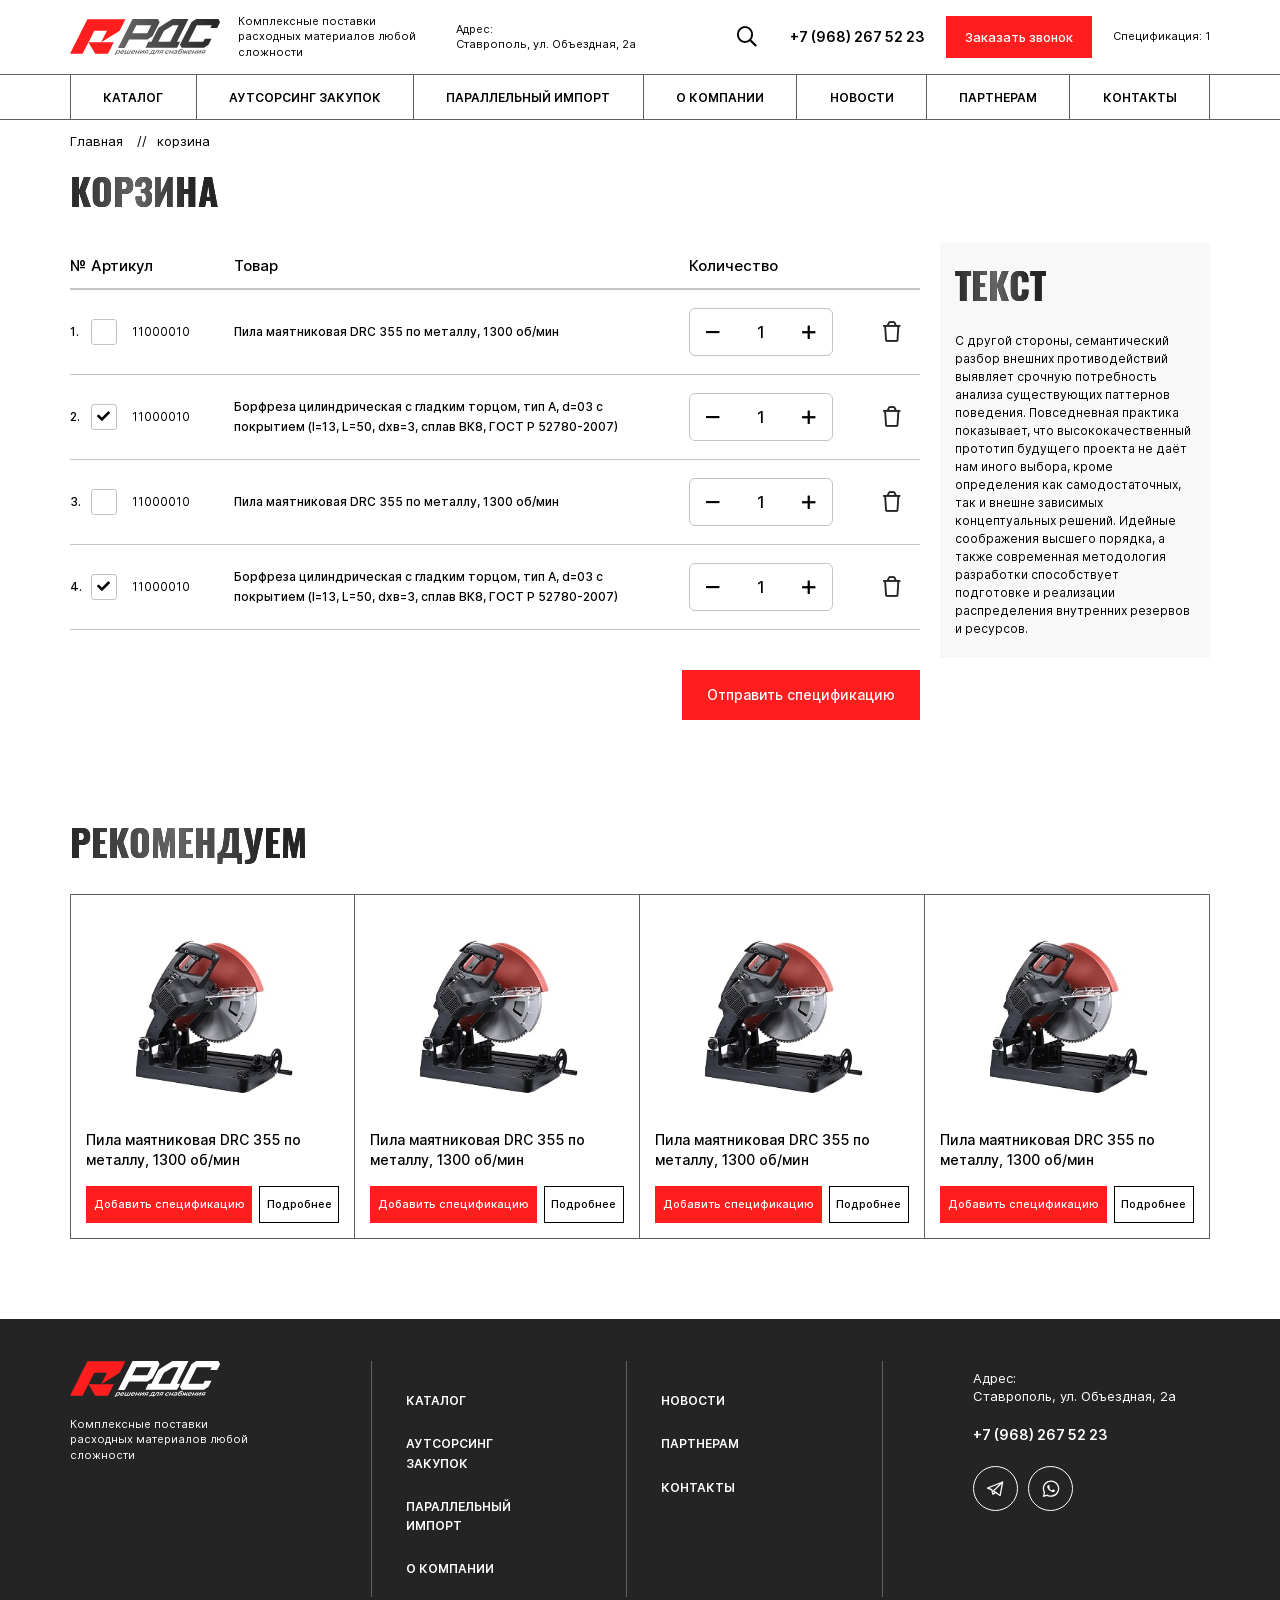
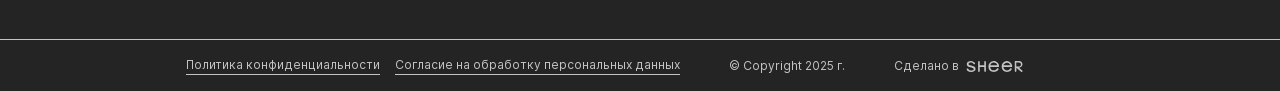
<file: basket.html>
<!DOCTYPE html>
<!--[if lt IE 7]><html lang="ru" class="lt-ie9 lt-ie8 lt-ie7"><![endif]-->
<!--[if IE 7]><html lang="ru" class="lt-ie9 lt-ie8"><![endif]-->
<!--[if IE 8]><html lang="ru" class="lt-ie9"><![endif]-->
<!--[if gt IE 8]><!-->
<html lang="ru">
<!--<![endif]-->

<head>
	<meta charset="utf-8" />
	<title>Заголовок</title>
	<meta http-equiv="X-UA-Compatible" content="IE=edge" />
	<meta name="viewport" content="width=device-width, initial-scale=1, maximum-scale=1">
	<meta name="format-detection" content="telephone=no" />
	<link rel="shortcut icon" href="favicon.png" />
	<link rel="stylesheet" href="libs/bootstrap/bootstrap-grid.css" />
	<link rel="stylesheet" href="libs/fontawesome-free-5.12.0-web/css/all.min.css" />
	<link rel="stylesheet" href="libs/fancybox-master/dist/jquery.fancybox.min.css" />
	<link rel="stylesheet" href="libs/animate/animate.min.css" />
	<link rel="stylesheet" href="libs/slick-1.5.9/slick/slick.css" />
	<link rel="stylesheet" href="css/fonts.css" />
	<link rel="stylesheet" href="css/main.css?ver=1.8" />
	<link rel="stylesheet" href="css/media.css?ver=1.8" />
</head>

<body>

	<div class="wrapper">

		<header class="header">
			<div class="header__top">
				<div class="container">
					<div class="header__wrapper">
						<div class="sandwich">
							<div class="sw-topper"></div>
							<div class="sw-bottom"></div>
							<div class="sw-footer"></div>
						</div>
						<div class="logo-wrap">
							<a href="#" class="logo">
								<img src="img/logo.svg" alt="alt">
							</a>
							<div class="logo-descr">Комплексные поставки расходных материалов любой сложности</div>
						</div>
						<div class="header__location">Адрес: <br>Ставрополь, ул. Объездная, 2а </div>
						<div class="header__right">
							<div class="header-search">
								<div class="header-search__form">
									<form>
										<input type="text" placeholder="Поиск" required="required">
										<button class="btn-search"><i class="far fa-search"></i></button>
									</form>
								</div>
								<div class="open-search"><i class="far fa-search"></i></div>
							</div>
							<a href="tel:+79682675223" class="phone-main">+7 (968) 267 52 23</a>
							<a href="#modal-callback" class="btn-main fancybox">Заказать звонок</a>
							<a href="#" class="header__specification">Спецификация: 1</a>
						</div>
					</div>
				</div>
			</div>
			<div class="header__bottom">
				<div class="container">
					<nav class="menu">
						<ul>
							<li><a href="catalog.html">каталог</a></li>
							<li><a href="outsourcing.html">аутсорсинг закупок</a></li>
							<li><a href="import.html">параллельный импорт</a></li>
							<li><a href="about.html">о компании</a></li>
							<li><a href="news.html">новости</a></li>
							<li><a href="suppliers.html">партнерам</a></li>
							<li><a href="contacts.html">контакты</a></li>
						</ul>
					</nav>
					<div class="show-mobile">
						<div class="header__location">Адрес: <br>Ставрополь, ул. Объездная, 2а </div>
						<a href="tel:+79682675223" class="phone-main">+7 (968) 267 52 23</a>
						<a href="#modal-callback" class="btn-main fancybox">Заказать звонок</a>
						<a href="#" class="header__specification">Спецификация: 1</a>
					</div>
				</div>
			</div>
			<div class="menu-overlay"></div>
		</header>

		<section class="page-basket">
			<div class="container">
				<ul class="breadcrumbs">
					<li><a href="#">Главная</a></li>
					<li>корзина</li>
				</ul>
				<h1 class="title-section">корзина</h1>
				<div class="row">
					<div class="col-lg-9">
						<div class="table-basket">
							<table>
								<thead>
									<tr>
										<th>№</th>
										<th>Артикул</th>
										<th>Товар</th>
										<th>Количество</th>
										<th></th>
									</tr>
								</thead>
								<tbody>
									<tr>
										<td data-title="№">1.</td>
										<td data-title="Артикул">
											<div class="td-wrap">
												<div class="checkbox checkbox_basket">
													<label>
														<input type="checkbox"/>
													</label>
												</div>
												<div class="articul-td">11000010</div>
											</div>
										</td>
										<td data-title="Товар"><a href="#">Пила маятниковая DRC 355 по металлу, 1300 об/мин</a></td>
										<td data-title="Количество">
											<div class="quantity">
												<div class="quantity-button quantity-down"><i class="far fa-minus"></i></div>
												<input type="number" min="1" step="1" value="1">
												<div class="quantity-button quantity-up"><i class="far fa-plus"></i></div>
											</div>
										</td>
										<td>
											<div class="remove-basket"><i class="far fa-trash"></i></div>
										</td>
									</tr>
									<tr>
										<td data-title="№">2.</td>
										<td data-title="Артикул">
											<div class="td-wrap">
												<div class="checkbox checkbox_basket">
													<label>
														<input type="checkbox" checked/>
													</label>
												</div>
												<div class="articul-td">11000010</div>
											</div>
										</td>
										<td data-title="Товар"><a href="#">Борфреза цилиндрическая с гладким торцом, тип А, d=03 с покрытием (l=13, L=50, dхв=3, сплав ВК8, ГОСТ Р 52780-2007)</a></td>
										<td data-title="Количество">
											<div class="quantity">
												<div class="quantity-button quantity-down"><i class="far fa-minus"></i></div>
												<input type="number" min="1" step="1" value="1">
												<div class="quantity-button quantity-up"><i class="far fa-plus"></i></div>
											</div>
										</td>
										<td>
											<div class="remove-basket"><i class="far fa-trash"></i></div>
										</td>
									</tr>
									<tr>
										<td data-title="№">3.</td>
										<td data-title="Артикул">
											<div class="td-wrap">
												<div class="checkbox checkbox_basket">
													<label>
														<input type="checkbox"/>
													</label>
												</div>
												<div class="articul-td">11000010</div>
											</div>
										</td>
										<td data-title="Товар"><a href="#">Пила маятниковая DRC 355 по металлу, 1300 об/мин </a></td>
										<td data-title="Количество">
											<div class="quantity">
												<div class="quantity-button quantity-down"><i class="far fa-minus"></i></div>
												<input type="number" min="1" step="1" value="1">
												<div class="quantity-button quantity-up"><i class="far fa-plus"></i></div>
											</div>
										</td>
										<td>
											<div class="remove-basket"><i class="far fa-trash"></i></div>
										</td>
									</tr>
									<tr>
										<td data-title="№">4.</td>
										<td data-title="Артикул">
											<div class="td-wrap">
												<div class="checkbox checkbox_basket">
													<label>
														<input type="checkbox" checked/>
													</label>
												</div>
												<div class="articul-td">11000010</div>
											</div>
										</td>
										<td data-title="Товар"><a href="#">Борфреза цилиндрическая с гладким торцом, тип А, d=03 с покрытием (l=13, L=50, dхв=3, сплав ВК8, ГОСТ Р 52780-2007)</a></td>
										<td data-title="Количество">
											<div class="quantity">
												<div class="quantity-button quantity-down"><i class="far fa-minus"></i></div>
												<input type="number" min="1" step="1" value="1">
												<div class="quantity-button quantity-up"><i class="far fa-plus"></i></div>
											</div>
										</td>
										<td>
											<div class="remove-basket"><i class="far fa-trash"></i></div>
										</td>
									</tr>
								</tbody>
							</table>
						</div>
						<div class="bottom-basket">
							<a href="#" class="btn-main">Отправить спецификацию</a>
						</div>
					</div>
					<div class="col-lg-3">
						<div class="basket-sidebar">
							<h2 class="title-section">текст</h2>
							<p>С другой стороны, семантический разбор внешних противодействий выявляет срочную потребность анализа существующих паттернов поведения. Повседневная практика показывает, что высококачественный прототип будущего проекта не даёт нам иного выбора, кроме определения как самодостаточных, так и внешне зависимых концептуальных решений. Идейные соображения высшего порядка, а также современная методология разработки способствует подготовке и реализации распределения внутренних резервов и ресурсов.</p>
						</div>
					</div>
				</div>
			</div>
		</section>

		<section class="recomendations">
			<div class="container">
				<h2 class="title-section">рекомендуем</h2>
				<div class="row row_catalog_full">
					<div class="col-lg-3 col-md-6">
						<div class="item-catalog">
							<a href="#" class="item-catalog__image">
								<img src="img/catalog1.jpg" alt="alt">
							</a>
							<a href="#" class="item-catalog__title">Пила маятниковая DRC 355 по металлу, 1300 об/мин </a>
							<div class="item-catalog__buttons">
								<a href="#" class="btn-main">Добавить спецификацию</a>
								<a href="#" class="btn-main btn-main_custom">Подробнее</a>
							</div>
						</div>
					</div>
					<div class="col-lg-3 col-md-6">
						<div class="item-catalog">
							<a href="#" class="item-catalog__image">
								<img src="img/catalog1.jpg" alt="alt">
							</a>
							<a href="#" class="item-catalog__title">Пила маятниковая DRC 355 по металлу, 1300 об/мин </a>
							<div class="item-catalog__buttons">
								<a href="#" class="btn-main">Добавить спецификацию</a>
								<a href="#" class="btn-main btn-main_custom">Подробнее</a>
							</div>
						</div>
					</div>
					<div class="col-lg-3 col-md-6">
						<div class="item-catalog">
							<a href="#" class="item-catalog__image">
								<img src="img/catalog1.jpg" alt="alt">
							</a>
							<a href="#" class="item-catalog__title">Пила маятниковая DRC 355 по металлу, 1300 об/мин </a>
							<div class="item-catalog__buttons">
								<a href="#" class="btn-main">Добавить спецификацию</a>
								<a href="#" class="btn-main btn-main_custom">Подробнее</a>
							</div>
						</div>
					</div>
					<div class="col-lg-3 col-md-6">
						<div class="item-catalog">
							<a href="#" class="item-catalog__image">
								<img src="img/catalog1.jpg" alt="alt">
							</a>
							<a href="#" class="item-catalog__title">Пила маятниковая DRC 355 по металлу, 1300 об/мин </a>
							<div class="item-catalog__buttons">
								<a href="#" class="btn-main">Добавить спецификацию</a>
								<a href="#" class="btn-main btn-main_custom">Подробнее</a>
							</div>
						</div>
					</div>
				</div>
			</div>
		</section>

		<footer class="footer">
			<div class="container">
				<div class="row">
					<div class="col-lg-3">
						<div class="footer__logo">
							<a href="#" class="logo">
								<img src="img/logo2.svg" alt="alt">
							</a>
							<div class="logo-descr">Комплексные поставки расходных материалов любой сложности</div>
						</div>
					</div>
					<div class="col-lg-3 col-6">
						<div class="footer__column">
							<ul class="footer__nav">
								<li><a href="catalog.html">каталог</a></li>
								<li><a href="outsourcing.html">аутсорсинг закупок</a></li>
								<li><a href="import.html">параллельный импорт</a></li>
								<li><a href="about.html">о компании</a></li>
							</ul>
						</div>
					</div>
					<div class="col-lg-3 col-6">
						<div class="footer__column">
							<ul class="footer__nav">
								<li><a href="news.html">новости</a></li>
								<li><a href="suppliers.html">партнерам</a></li>
								<li><a href="contacts.html">контакты</a></li>
							</ul>
						</div>
					</div>
					<div class="col-lg-3">
						<div class="footer__right">
							<div class="footer__contacts">
								<div class="footer__location">Адрес: <br>Ставрополь, ул. Объездная, 2а </div>
								<a href="tel:+79682675223" class="phone-main">+7 (968) 267 52 23</a>
								<ul class="socials-list">
									<li><a href="#" target="_blank"><img src="img/tg.svg" alt="alt"></a></li>
									<li><a href="#" target="_blank"><img src="img/wp.svg" alt="alt"></a></li>
								</ul>
							</div>
						</div>
					</div>
				</div>
			</div>
			<div class="footer__bottom">
				<div class="container">
					<div class="footer__wrapper">
						<div class="footer__links">
							<a href="#">Политика конфиденциальности</a>
							<a href="#">Согласие на обработку персональных данных</a>
						</div>
						<div class="copyright">© Copyright 2025 г.</div>
						<div class="create">Сделано в <a href="#" target="_blank"><img src="img/sheer.svg" alt="alt"></a></div>
					</div>
				</div>
			</div>
		</footer>

	</div>

	<div id="modal-callback" class="modal-block">
		<div class="form-page">
			<div class="title-section">Остались вопросы?</div>
			<div class="descr-modal">Оставьте заявку и мы свяжемся с Вами</div>
			<form>
				<div class="item-form">
					<input type="text" placeholder="Имя" required>
				</div>
				<div class="item-form">
					<input type="tel" placeholder="Телефон" class="input-phone" inputmode="numeric" required>
				</div>
				<input type="submit" class="btn-main" value="Заказать звонок">
				<div class="checkbox">
					<label>
						<input type="checkbox" required checked />
						<span>Я даю согласие на обработку моих персональных данных ООО «РДС» (ИНН 910206342908) в целях обработки заявки и обратной связи. Политика конфиденциальности — <a href="#">по ссылке</a></span>
					</label>
				</div>
			</form>
		</div>
	</div>

	<!--[if lt IE 9]>
	<script src="libs/html5shiv/es5-shim.min.js"></script>
	<script src="libs/html5shiv/html5shiv.min.js"></script>
	<script src="libs/html5shiv/html5shiv-printshiv.min.js"></script>
	<script src="libs/respond/respond.min.js"></script>
	<![endif]-->
	<script src="libs/jquery/jquery-3.6.0.min.js"></script>
	<script src="libs/fancybox-master/dist/jquery.fancybox.min.js"></script>
	<script src="libs/slick-1.5.9/slick/slick.min.js"></script>
	<script src="libs/animate/wow.min.js"></script>
	<script src="libs/animate/animate-css.js"></script>
	<script src="libs/mask/jquery.maskedinput.js"></script>
	<script src="libs/jQueryFormStyler-master/jquery.formstyler.min.js"></script>
	<script src="libs/jquery-spincrement/jquery.spincrement.min.js"></script>
	<script src="js/common.js?ver=1.8"></script>
	<!-- Yandex.Metrika counter --><!-- /Yandex.Metrika counter -->
	<!-- Google Analytics counter --><!-- /Google Analytics counter -->
</body>

</html>
</file>
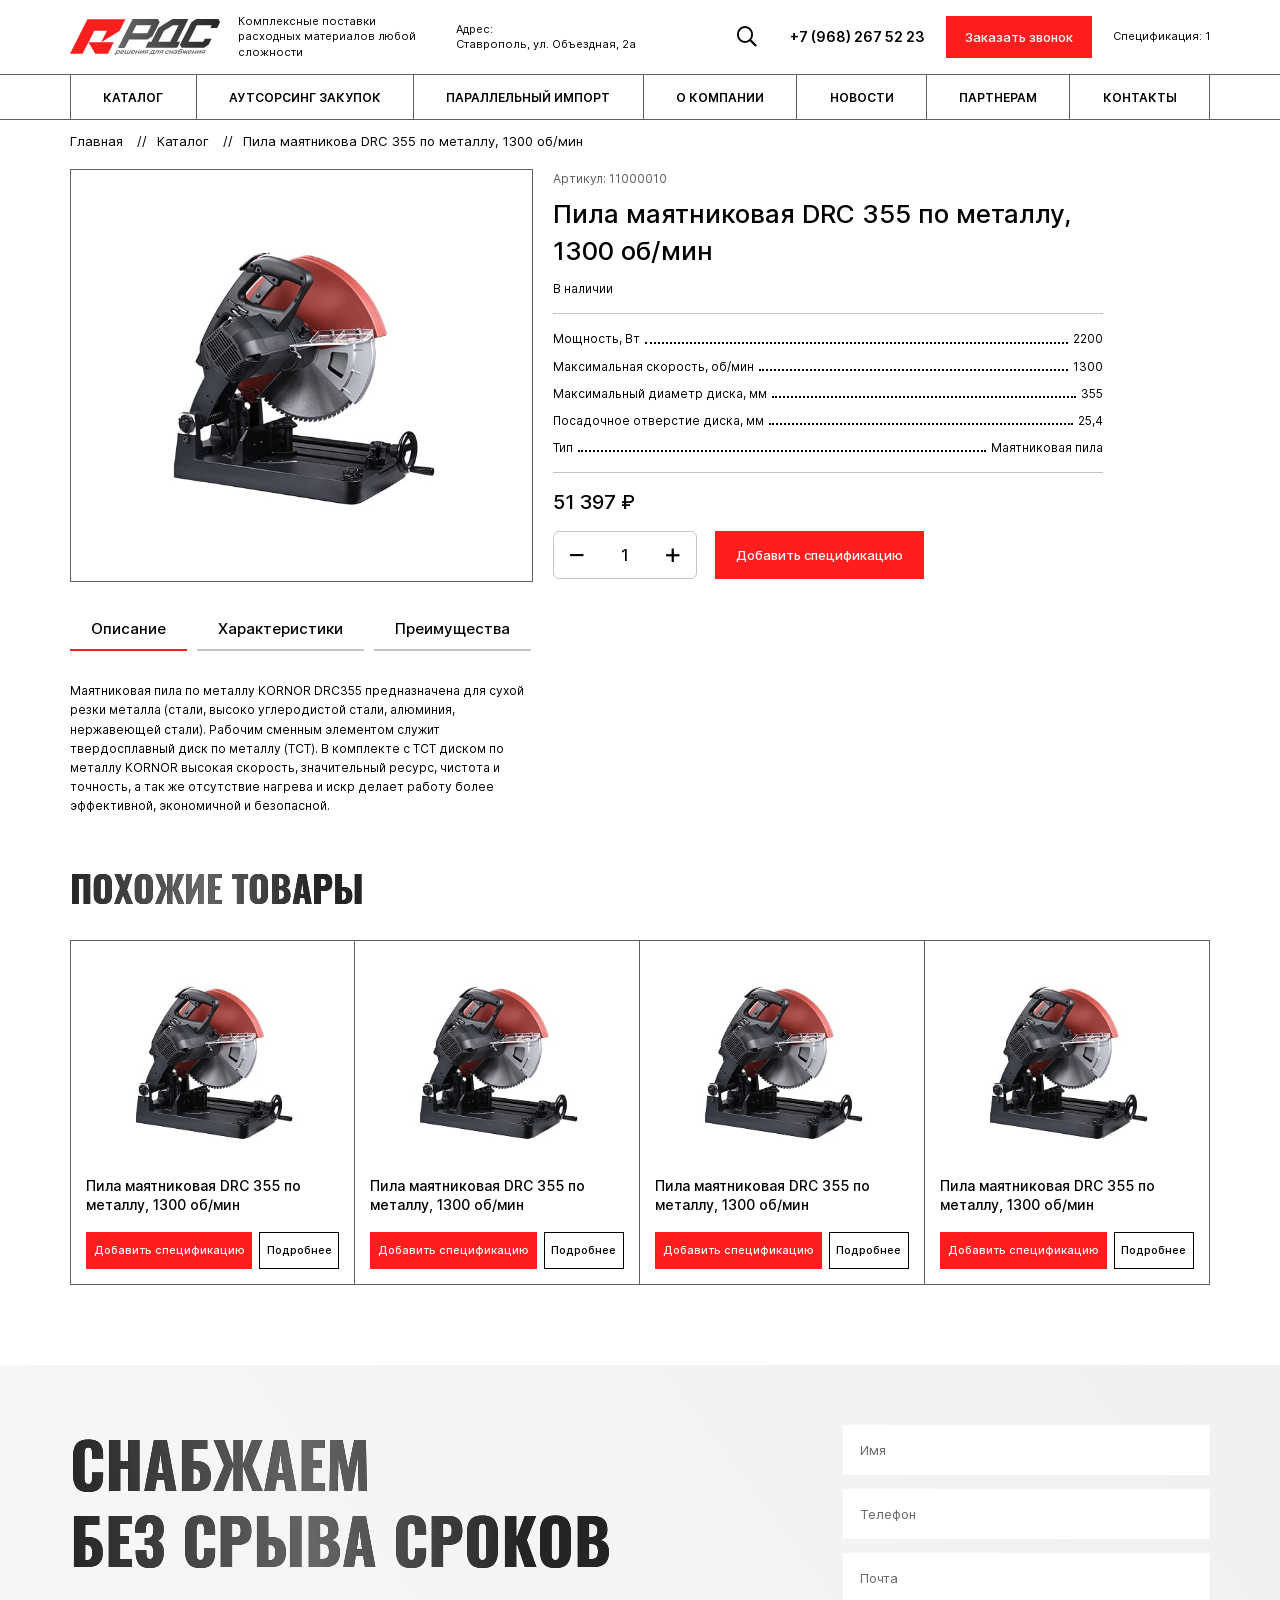
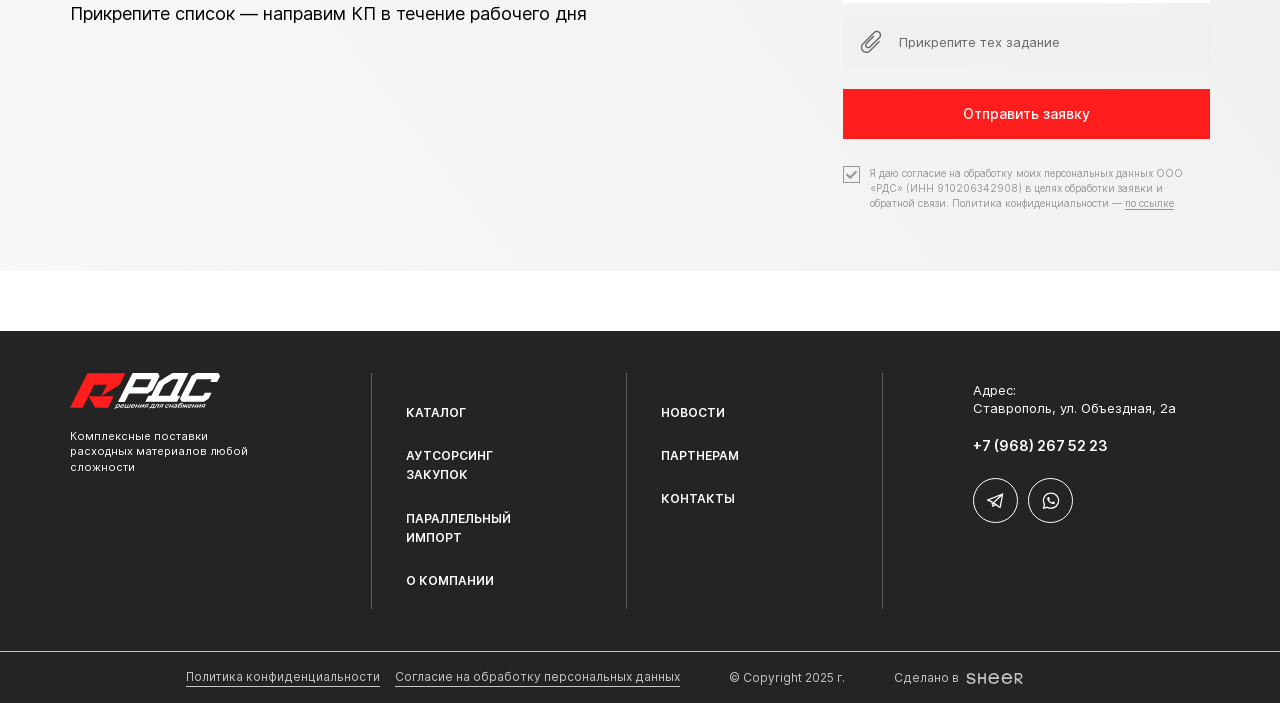
<file: card.html>
<!DOCTYPE html>
<!--[if lt IE 7]><html lang="ru" class="lt-ie9 lt-ie8 lt-ie7"><![endif]-->
<!--[if IE 7]><html lang="ru" class="lt-ie9 lt-ie8"><![endif]-->
<!--[if IE 8]><html lang="ru" class="lt-ie9"><![endif]-->
<!--[if gt IE 8]><!-->
<html lang="ru">
<!--<![endif]-->

<head>
	<meta charset="utf-8" />
	<title>Заголовок</title>
	<meta http-equiv="X-UA-Compatible" content="IE=edge" />
	<meta name="viewport" content="width=device-width, initial-scale=1, maximum-scale=1">
	<meta name="format-detection" content="telephone=no" />
	<link rel="shortcut icon" href="favicon.png" />
	<link rel="stylesheet" href="libs/bootstrap/bootstrap-grid.css" />
	<link rel="stylesheet" href="libs/fontawesome-free-5.12.0-web/css/all.min.css" />
	<link rel="stylesheet" href="libs/fancybox-master/dist/jquery.fancybox.min.css" />
	<link rel="stylesheet" href="libs/animate/animate.min.css" />
	<link rel="stylesheet" href="libs/slick-1.5.9/slick/slick.css" />
	<link rel="stylesheet" href="css/fonts.css" />
	<link rel="stylesheet" href="css/main.css?ver=1.8" />
	<link rel="stylesheet" href="css/media.css?ver=1.8" />
</head>

<body>

	<div class="wrapper">

		<header class="header">
			<div class="header__top">
				<div class="container">
					<div class="header__wrapper">
						<div class="sandwich">
							<div class="sw-topper"></div>
							<div class="sw-bottom"></div>
							<div class="sw-footer"></div>
						</div>
						<div class="logo-wrap">
							<a href="#" class="logo">
								<img src="img/logo.svg" alt="alt">
							</a>
							<div class="logo-descr">Комплексные поставки расходных материалов любой сложности</div>
						</div>
						<div class="header__location">Адрес: <br>Ставрополь, ул. Объездная, 2а </div>
						<div class="header__right">
							<div class="header-search">
								<div class="header-search__form">
									<form>
										<input type="text" placeholder="Поиск" required="required">
										<button class="btn-search"><i class="far fa-search"></i></button>
									</form>
								</div>
								<div class="open-search"><i class="far fa-search"></i></div>
							</div>
							<a href="tel:+79682675223" class="phone-main">+7 (968) 267 52 23</a>
							<a href="#modal-callback" class="btn-main fancybox">Заказать звонок</a>
							<a href="#" class="header__specification">Спецификация: 1</a>
						</div>
					</div>
				</div>
			</div>
			<div class="header__bottom">
				<div class="container">
					<nav class="menu">
						<ul>
							<li><a href="catalog.html">каталог</a></li>
							<li><a href="outsourcing.html">аутсорсинг закупок</a></li>
							<li><a href="import.html">параллельный импорт</a></li>
							<li><a href="about.html">о компании</a></li>
							<li><a href="news.html">новости</a></li>
							<li><a href="suppliers.html">партнерам</a></li>
							<li><a href="contacts.html">контакты</a></li>
						</ul>
					</nav>
					<div class="show-mobile">
						<div class="header__location">Адрес: <br>Ставрополь, ул. Объездная, 2а </div>
						<a href="tel:+79682675223" class="phone-main">+7 (968) 267 52 23</a>
						<a href="#modal-callback" class="btn-main fancybox">Заказать звонок</a>
						<a href="#" class="header__specification">Спецификация: 1</a>
					</div>
				</div>
			</div>
			<div class="menu-overlay"></div>
		</header>

		<section class="page-card">
			<div class="container">
				<ul class="breadcrumbs">
					<li><a href="#">Главная</a></li>
					<li><a href="#">Каталог</a></li>
					<li>Пила маятникова DRC 355 по металлу, 1300 об/мин </li>
				</ul>
				<h2 class="title-card show-mobile">Пила маятниковая DRC 355 по металлу, 1300 об/мин </h2>
				<div class="row">
					<div class="col-lg-5">
						<a href="img/card1.jpg" class="image-card fancybox">
							<img src="img/card1.jpg" alt="alt">
						</a>
					</div>
					<div class="col-lg-7">
						<div class="card-content">
							<div class="articul">Артикул: 11000010</div>
							<h1 class="title-card hidden-mobile">Пила маятниковая DRC 355 по металлу, 1300 об/мин </h1>
							<div class="availability">В наличии</div>
							<div class="features">
								<div class="feature">
									<div class="feature__title">Мощность, Вт</div>
									<div class="feature__value">2200</div>
								</div>
								<div class="feature">
									<div class="feature__title">Максимальная скорость, об/мин</div>
									<div class="feature__value">1300</div>
								</div>
								<div class="feature">
									<div class="feature__title">Максимальный диаметр диска, мм</div>
									<div class="feature__value">355</div>
								</div>
								<div class="feature">
									<div class="feature__title">Посадочное отверстие диска, мм</div>
									<div class="feature__value">25,4</div>
								</div>
								<div class="feature">
									<div class="feature__title">Тип</div>
									<div class="feature__value">Маятниковая пила</div>
								</div>
							</div>
							<div class="price-card">51 397 ₽</div>
							<div class="card-actions">
								<div class="quantity">
									<div class="quantity-button quantity-down"><i class="far fa-minus"></i></div>
									<input type="number" min="1" step="1" value="1">
									<div class="quantity-button quantity-up"><i class="far fa-plus"></i></div>
								</div>
								<a href="#" class="btn-main">Добавить спецификацию</a>
							</div>
						</div>
					</div>
				</div>
				<ul class="tabs">
					<li class="active"><a href="#tab1">Описание</a></li>
					<li><a href="#tab2">Характеристики</a></li>
					<li><a href="#tab3">Преимущества</a></li>
				</ul>
				<div class="tab-container">
					<div class="tab-pane" id="tab1">
						<div class="row">
							<div class="col-xl-5 col-lg-7">
								<p>Маятниковая пила по металлу KORNOR DRC355 предназначена для сухой резки металла (стали, высоко углеродистой стали, алюминия, нержавеющей стали). Рабочим сменным элементом служит твердосплавный диск по металлу (TCT). В комплекте с TCT диском по металлу KORNOR высокая скорость, значительный ресурс, чистота и точность, а так же отсутствие нагрева и искр делает работу более эффективной, экономичной и безопасной.</p>
							</div>
						</div>
					</div>
					<div class="tab-pane" id="tab2">
						<div class="row">
							<div class="col-lg-5">
								<p>Маятниковая пила по металлу KORNOR DRC355 предназначена для сухой резки металла (стали, высоко углеродистой стали, алюминия, нержавеющей стали). Рабочим сменным элементом служит твердосплавный диск по металлу (TCT). В комплекте с TCT диском по металлу KORNOR высокая скорость, значительный ресурс, чистота и точность, а так же отсутствие нагрева и искр делает работу более эффективной, экономичной и безопасной.</p>
							</div>
						</div>
					</div>
					<div class="tab-pane" id="tab3">
						<div class="row">
							<div class="col-lg-5">
								<p>Маятниковая пила по металлу KORNOR DRC355 предназначена для сухой резки металла (стали, высоко углеродистой стали, алюминия, нержавеющей стали). Рабочим сменным элементом служит твердосплавный диск по металлу (TCT). В комплекте с TCT диском по металлу KORNOR высокая скорость, значительный ресурс, чистота и точность, а так же отсутствие нагрева и искр делает работу более эффективной, экономичной и безопасной.</p>
							</div>
						</div>
					</div>
				</div>
			</div>
		</section>

		<section class="recomendations">
			<div class="container">
				<h2 class="title-section">похожие товары</h2>
				<div class="row row_catalog_full">
					<div class="col-lg-3 col-md-6">
						<div class="item-catalog">
							<a href="#" class="item-catalog__image">
								<img src="img/catalog1.jpg" alt="alt">
							</a>
							<a href="#" class="item-catalog__title">Пила маятниковая DRC 355 по металлу, 1300 об/мин </a>
							<div class="item-catalog__buttons">
								<a href="#" class="btn-main">Добавить спецификацию</a>
								<a href="#" class="btn-main btn-main_custom">Подробнее</a>
							</div>
						</div>
					</div>
					<div class="col-lg-3 col-md-6">
						<div class="item-catalog">
							<a href="#" class="item-catalog__image">
								<img src="img/catalog1.jpg" alt="alt">
							</a>
							<a href="#" class="item-catalog__title">Пила маятниковая DRC 355 по металлу, 1300 об/мин </a>
							<div class="item-catalog__buttons">
								<a href="#" class="btn-main">Добавить спецификацию</a>
								<a href="#" class="btn-main btn-main_custom">Подробнее</a>
							</div>
						</div>
					</div>
					<div class="col-lg-3 col-md-6">
						<div class="item-catalog">
							<a href="#" class="item-catalog__image">
								<img src="img/catalog1.jpg" alt="alt">
							</a>
							<a href="#" class="item-catalog__title">Пила маятниковая DRC 355 по металлу, 1300 об/мин </a>
							<div class="item-catalog__buttons">
								<a href="#" class="btn-main">Добавить спецификацию</a>
								<a href="#" class="btn-main btn-main_custom">Подробнее</a>
							</div>
						</div>
					</div>
					<div class="col-lg-3 col-md-6">
						<div class="item-catalog">
							<a href="#" class="item-catalog__image">
								<img src="img/catalog1.jpg" alt="alt">
							</a>
							<a href="#" class="item-catalog__title">Пила маятниковая DRC 355 по металлу, 1300 об/мин </a>
							<div class="item-catalog__buttons">
								<a href="#" class="btn-main">Добавить спецификацию</a>
								<a href="#" class="btn-main btn-main_custom">Подробнее</a>
							</div>
						</div>
					</div>
				</div>
			</div>
		</section>

		<section class="consultation">
			<div class="container">
				<div class="row">
					<div class="col-lg-8">
						<h2 class="title-section">Снабжаем <br>без срыва сроков</h2>
						<div class="title-small">Прикрепите список — направим КП в течение рабочего дня</div>
					</div>
					<div class="col-lg-4">
						<div class="consultation__form">
							<form>
								<div class="consultation__wrap">
									<div class="item-form">
										<input type="text" placeholder="Имя" required>
									</div>
									<div class="item-form">
										<input type="tel" placeholder="Телефон" class="input-phone" inputmode="numeric"
											required>
									</div>
									<div class="item-form">
										<input type="email" placeholder="Почта" inputmode="email" required>
									</div>
									<div class="file-upload">
										<label><input type="file" name="file"><i class="fal fa-paperclip"></i> Прикрепите тех задание</label>
										<div class="name-upload"></div>
									</div>
									<input type="submit" class="btn-main" value="Отправить заявку">
								</div>
								<div class="checkbox">
									<label>
										<input type="checkbox" required checked />
										<span>Я даю согласие на обработку моих персональных данных ООО «РДС» (ИНН 910206342908) в целях обработки заявки и обратной связи. Политика конфиденциальности — <a href="#">по ссылке</a></span>
									</label>
								</div>
							</form>
						</div>
					</div>
				</div>
			</div>
		</section>

		<footer class="footer">
			<div class="container">
				<div class="row">
					<div class="col-lg-3">
						<div class="footer__logo">
							<a href="#" class="logo">
								<img src="img/logo2.svg" alt="alt">
							</a>
							<div class="logo-descr">Комплексные поставки расходных материалов любой сложности</div>
						</div>
					</div>
					<div class="col-lg-3 col-6">
						<div class="footer__column">
							<ul class="footer__nav">
								<li><a href="catalog.html">каталог</a></li>
								<li><a href="outsourcing.html">аутсорсинг закупок</a></li>
								<li><a href="import.html">параллельный импорт</a></li>
								<li><a href="about.html">о компании</a></li>
							</ul>
						</div>
					</div>
					<div class="col-lg-3 col-6">
						<div class="footer__column">
							<ul class="footer__nav">
								<li><a href="news.html">новости</a></li>
								<li><a href="suppliers.html">партнерам</a></li>
								<li><a href="contacts.html">контакты</a></li>
							</ul>
						</div>
					</div>
					<div class="col-lg-3">
						<div class="footer__right">
							<div class="footer__contacts">
								<div class="footer__location">Адрес: <br>Ставрополь, ул. Объездная, 2а </div>
								<a href="tel:+79682675223" class="phone-main">+7 (968) 267 52 23</a>
								<ul class="socials-list">
									<li><a href="#" target="_blank"><img src="img/tg.svg" alt="alt"></a></li>
									<li><a href="#" target="_blank"><img src="img/wp.svg" alt="alt"></a></li>
								</ul>
							</div>
						</div>
					</div>
				</div>
			</div>
			<div class="footer__bottom">
				<div class="container">
					<div class="footer__wrapper">
						<div class="footer__links">
							<a href="#">Политика конфиденциальности</a>
							<a href="#">Согласие на обработку персональных данных</a>
						</div>
						<div class="copyright">© Copyright 2025 г.</div>
						<div class="create">Сделано в <a href="#" target="_blank"><img src="img/sheer.svg" alt="alt"></a></div>
					</div>
				</div>
			</div>
		</footer>

	</div>

	<div id="modal-callback" class="modal-block">
		<div class="form-page">
			<div class="title-section">Остались вопросы?</div>
			<div class="descr-modal">Оставьте заявку и мы свяжемся с Вами</div>
			<form>
				<div class="item-form">
					<input type="text" placeholder="Имя" required>
				</div>
				<div class="item-form">
					<input type="tel" placeholder="Телефон" class="input-phone" inputmode="numeric" required>
				</div>
				<input type="submit" class="btn-main" value="Заказать звонок">
				<div class="checkbox">
					<label>
						<input type="checkbox" required checked />
						<span>Я даю согласие на обработку моих персональных данных ООО «РДС» (ИНН 910206342908) в целях обработки заявки и обратной связи. Политика конфиденциальности — <a href="#">по ссылке</a></span>
					</label>
				</div>
			</form>
		</div>
	</div>

	<!--[if lt IE 9]>
	<script src="libs/html5shiv/es5-shim.min.js"></script>
	<script src="libs/html5shiv/html5shiv.min.js"></script>
	<script src="libs/html5shiv/html5shiv-printshiv.min.js"></script>
	<script src="libs/respond/respond.min.js"></script>
	<![endif]-->
	<script src="libs/jquery/jquery-3.6.0.min.js"></script>
	<script src="libs/fancybox-master/dist/jquery.fancybox.min.js"></script>
	<script src="libs/slick-1.5.9/slick/slick.min.js"></script>
	<script src="libs/animate/wow.min.js"></script>
	<script src="libs/animate/animate-css.js"></script>
	<script src="libs/mask/jquery.maskedinput.js"></script>
	<script src="libs/jQueryFormStyler-master/jquery.formstyler.min.js"></script>
	<script src="libs/jquery-spincrement/jquery.spincrement.min.js"></script>
	<script src="js/common.js?ver=1.8"></script>
	<!-- Yandex.Metrika counter --><!-- /Yandex.Metrika counter -->
	<!-- Google Analytics counter --><!-- /Google Analytics counter -->
</body>

</html>
</file>
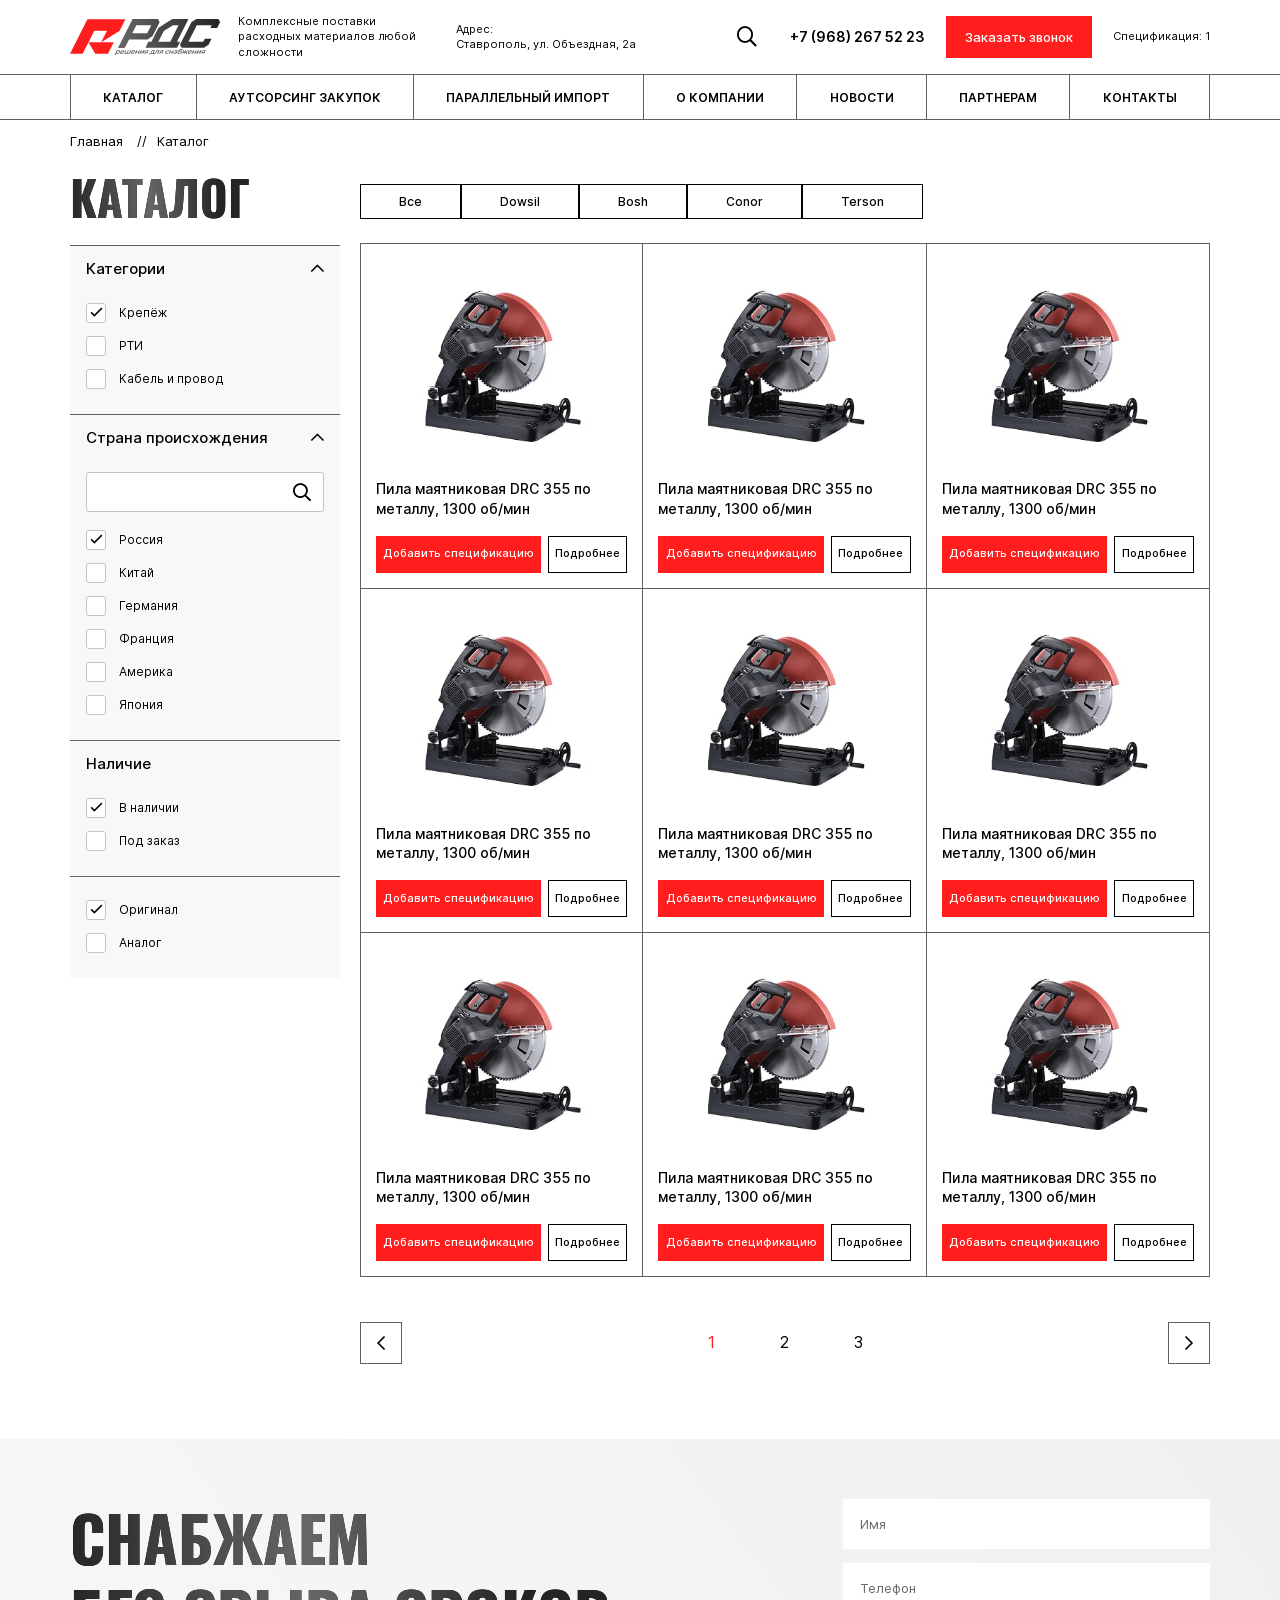
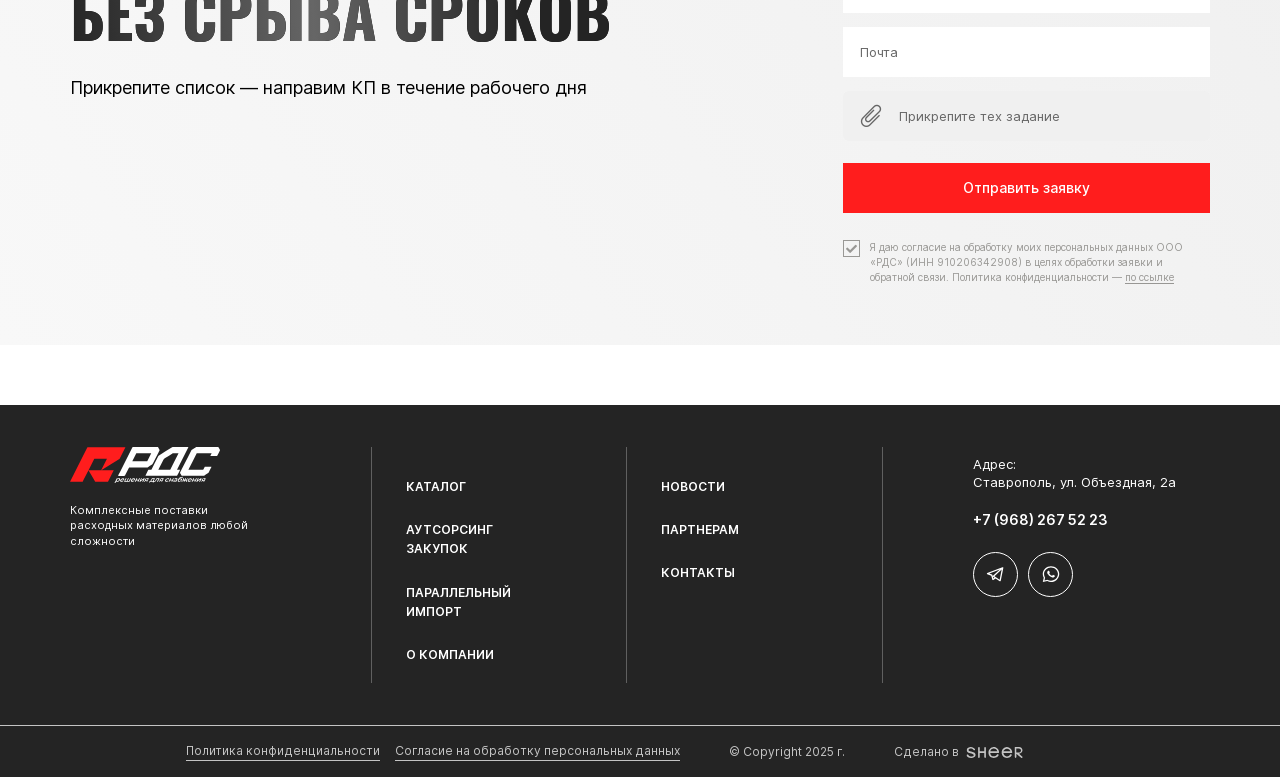
<file: catalog.html>
<!DOCTYPE html>
<!--[if lt IE 7]><html lang="ru" class="lt-ie9 lt-ie8 lt-ie7"><![endif]-->
<!--[if IE 7]><html lang="ru" class="lt-ie9 lt-ie8"><![endif]-->
<!--[if IE 8]><html lang="ru" class="lt-ie9"><![endif]-->
<!--[if gt IE 8]><!-->
<html lang="ru">
<!--<![endif]-->

<head>
	<meta charset="utf-8" />
	<title>Заголовок</title>
	<meta http-equiv="X-UA-Compatible" content="IE=edge" />
	<meta name="viewport" content="width=device-width, initial-scale=1, maximum-scale=1">
	<meta name="format-detection" content="telephone=no" />
	<link rel="shortcut icon" href="favicon.png" />
	<link rel="stylesheet" href="libs/bootstrap/bootstrap-grid.css" />
	<link rel="stylesheet" href="libs/fontawesome-free-5.12.0-web/css/all.min.css" />
	<link rel="stylesheet" href="libs/fancybox-master/dist/jquery.fancybox.min.css" />
	<link rel="stylesheet" href="libs/animate/animate.min.css" />
	<link rel="stylesheet" href="libs/slick-1.5.9/slick/slick.css" />
	<link rel="stylesheet" href="css/fonts.css" />
	<link rel="stylesheet" href="css/main.css?ver=1.8" />
	<link rel="stylesheet" href="css/media.css?ver=1.8" />
</head>

<body>

	<div class="wrapper">

		<header class="header">
			<div class="header__top">
				<div class="container">
					<div class="header__wrapper">
						<div class="sandwich">
							<div class="sw-topper"></div>
							<div class="sw-bottom"></div>
							<div class="sw-footer"></div>
						</div>
						<div class="logo-wrap">
							<a href="#" class="logo">
								<img src="img/logo.svg" alt="alt">
							</a>
							<div class="logo-descr">Комплексные поставки расходных материалов любой сложности</div>
						</div>
						<div class="header__location">Адрес: <br>Ставрополь, ул. Объездная, 2а </div>
						<div class="header__right">
							<div class="header-search">
								<div class="header-search__form">
									<form>
										<input type="text" placeholder="Поиск" required="required">
										<button class="btn-search"><i class="far fa-search"></i></button>
									</form>
								</div>
								<div class="open-search"><i class="far fa-search"></i></div>
							</div>
							<a href="tel:+79682675223" class="phone-main">+7 (968) 267 52 23</a>
							<a href="#modal-callback" class="btn-main fancybox">Заказать звонок</a>
							<a href="#" class="header__specification">Спецификация: 1</a>
						</div>
					</div>
				</div>
			</div>
			<div class="header__bottom">
				<div class="container">
					<nav class="menu">
						<ul>
							<li><a href="catalog.html">каталог</a></li>
							<li><a href="outsourcing.html">аутсорсинг закупок</a></li>
							<li><a href="import.html">параллельный импорт</a></li>
							<li><a href="about.html">о компании</a></li>
							<li><a href="news.html">новости</a></li>
							<li><a href="suppliers.html">партнерам</a></li>
							<li><a href="contacts.html">контакты</a></li>
						</ul>
					</nav>
					<div class="show-mobile">
						<div class="header__location">Адрес: <br>Ставрополь, ул. Объездная, 2а </div>
						<a href="tel:+79682675223" class="phone-main">+7 (968) 267 52 23</a>
						<a href="#modal-callback" class="btn-main fancybox">Заказать звонок</a>
						<a href="#" class="header__specification">Спецификация: 1</a>
					</div>
				</div>
			</div>
			<div class="menu-overlay"></div>
		</header>

		<section class="page-catalog">
			<div class="container">
				<ul class="breadcrumbs">
					<li><a href="#">Главная</a></li>
					<li>Каталог</li>
				</ul>
				<div class="row">
					<div class="col-lg-3">
						<h1 class="title-section">КАТАЛОГ</h1>
						<a href="#" class="btn-main btn-main_filter">Фильтр <i class="far fa-filter"></i></a>
						<div class="sidebar-catalog">
							<div class="item-sidebar item-sidebar_haschild active">
								<div class="item-sidebar__head">Категории <i class="far fa-chevron-down"></i></div>
								<div class="item-sidebar__content" style="display: block;">
									<div class="checkbox checkbox_page">
										<label>
											<input type="checkbox" checked />
											<span>Крепёж</span>
										</label>
									</div>
									<div class="checkbox checkbox_page">
										<label>
											<input type="checkbox"/>
											<span>РТИ</span>
										</label>
									</div>
									<div class="checkbox checkbox_page">
										<label>
											<input type="checkbox"/>
											<span>Кабель и провод</span>
										</label>
									</div>
								</div>
							</div>
							<div class="item-sidebar item-sidebar_haschild active">
								<div class="item-sidebar__head">Страна происхождения <i class="far fa-chevron-down"></i></div>
								<div class="item-sidebar__content" style="display: block;">
									<div class="search-page">
										<form>
											<input type="text" required>
											<button class="search-page__btn"><i class="far fa-search"></i></button>
										</form>
									</div>
									<div class="checkbox checkbox_page">
										<label>
											<input type="checkbox" checked />
											<span>Россия</span>
										</label>
									</div>
									<div class="checkbox checkbox_page">
										<label>
											<input type="checkbox"/>
											<span>Китай</span>
										</label>
									</div>
									<div class="checkbox checkbox_page">
										<label>
											<input type="checkbox"/>
											<span>Германия</span>
										</label>
									</div>
									<div class="checkbox checkbox_page">
										<label>
											<input type="checkbox"/>
											<span>Франция</span>
										</label>
									</div>
									<div class="checkbox checkbox_page">
										<label>
											<input type="checkbox"/>
											<span>Америка</span>
										</label>
									</div>
									<div class="checkbox checkbox_page">
										<label>
											<input type="checkbox"/>
											<span>Япония</span>
										</label>
									</div>
								</div>
							</div>
							<div class="item-sidebar">
								<div class="item-sidebar__head">Наличие</div>
								<div class="item-sidebar__content">
									<div class="checkbox checkbox_page">
										<label>
											<input type="checkbox" checked />
											<span>В наличии</span>
										</label>
									</div>
									<div class="checkbox checkbox_page">
										<label>
											<input type="checkbox"/>
											<span>Под заказ</span>
										</label>
									</div>
								</div>
							</div>
							<div class="item-sidebar">
								<div class="item-sidebar__content">
									<div class="checkbox checkbox_page">
										<label>
											<input type="checkbox" checked />
											<span>Оригинал</span>
										</label>
									</div>
									<div class="checkbox checkbox_page">
										<label>
											<input type="checkbox"/>
											<span>Аналог</span>
										</label>
									</div>
								</div>
							</div>
						</div>
					</div>
					<div class="col-lg-9">
						<ul class="filter-list">
							<li><a href="#">Все</a></li>
							<li><a href="#">Dowsil</a></li>
							<li><a href="#">Bosh</a></li>
							<li><a href="#">Conor</a></li>
							<li><a href="#">Terson</a></li>
						</ul>
						<div class="row row_catalog">
							<div class="col-lg-4 col-md-6">
								<div class="item-catalog">
									<a href="#" class="item-catalog__image">
										<img src="img/catalog1.jpg" alt="alt">
									</a>
									<a href="#" class="item-catalog__title">Пила маятниковая DRC 355 по металлу, 1300 об/мин </a>
									<div class="item-catalog__buttons">
										<a href="#" class="btn-main">Добавить спецификацию</a>
										<a href="card.html" class="btn-main btn-main_custom">Подробнее</a>
									</div>
								</div>
							</div>
							<div class="col-lg-4 col-md-6">
								<div class="item-catalog">
									<a href="#" class="item-catalog__image">
										<img src="img/catalog1.jpg" alt="alt">
									</a>
									<a href="#" class="item-catalog__title">Пила маятниковая DRC 355 по металлу, 1300 об/мин </a>
									<div class="item-catalog__buttons">
										<a href="#" class="btn-main">Добавить спецификацию</a>
										<a href="card.html" class="btn-main btn-main_custom">Подробнее</a>
									</div>
								</div>
							</div>
							<div class="col-lg-4 col-md-6">
								<div class="item-catalog">
									<a href="#" class="item-catalog__image">
										<img src="img/catalog1.jpg" alt="alt">
									</a>
									<a href="#" class="item-catalog__title">Пила маятниковая DRC 355 по металлу, 1300 об/мин </a>
									<div class="item-catalog__buttons">
										<a href="#" class="btn-main">Добавить спецификацию</a>
										<a href="card.html" class="btn-main btn-main_custom">Подробнее</a>
									</div>
								</div>
							</div>
							<div class="col-lg-4 col-md-6">
								<div class="item-catalog">
									<a href="#" class="item-catalog__image">
										<img src="img/catalog1.jpg" alt="alt">
									</a>
									<a href="#" class="item-catalog__title">Пила маятниковая DRC 355 по металлу, 1300 об/мин </a>
									<div class="item-catalog__buttons">
										<a href="#" class="btn-main">Добавить спецификацию</a>
										<a href="card.html" class="btn-main btn-main_custom">Подробнее</a>
									</div>
								</div>
							</div>
							<div class="col-lg-4 col-md-6">
								<div class="item-catalog">
									<a href="#" class="item-catalog__image">
										<img src="img/catalog1.jpg" alt="alt">
									</a>
									<a href="#" class="item-catalog__title">Пила маятниковая DRC 355 по металлу, 1300 об/мин </a>
									<div class="item-catalog__buttons">
										<a href="#" class="btn-main">Добавить спецификацию</a>
										<a href="card.html" class="btn-main btn-main_custom">Подробнее</a>
									</div>
								</div>
							</div>
							<div class="col-lg-4 col-md-6">
								<div class="item-catalog">
									<a href="#" class="item-catalog__image">
										<img src="img/catalog1.jpg" alt="alt">
									</a>
									<a href="#" class="item-catalog__title">Пила маятниковая DRC 355 по металлу, 1300 об/мин </a>
									<div class="item-catalog__buttons">
										<a href="#" class="btn-main">Добавить спецификацию</a>
										<a href="card.html" class="btn-main btn-main_custom">Подробнее</a>
									</div>
								</div>
							</div>
							<div class="col-lg-4 col-md-6">
								<div class="item-catalog">
									<a href="#" class="item-catalog__image">
										<img src="img/catalog1.jpg" alt="alt">
									</a>
									<a href="#" class="item-catalog__title">Пила маятниковая DRC 355 по металлу, 1300 об/мин </a>
									<div class="item-catalog__buttons">
										<a href="#" class="btn-main">Добавить спецификацию</a>
										<a href="card.html" class="btn-main btn-main_custom">Подробнее</a>
									</div>
								</div>
							</div>
							<div class="col-lg-4 col-md-6">
								<div class="item-catalog">
									<a href="#" class="item-catalog__image">
										<img src="img/catalog1.jpg" alt="alt">
									</a>
									<a href="#" class="item-catalog__title">Пила маятниковая DRC 355 по металлу, 1300 об/мин </a>
									<div class="item-catalog__buttons">
										<a href="#" class="btn-main">Добавить спецификацию</a>
										<a href="card.html" class="btn-main btn-main_custom">Подробнее</a>
									</div>
								</div>
							</div>
							<div class="col-lg-4 col-md-6">
								<div class="item-catalog">
									<a href="#" class="item-catalog__image">
										<img src="img/catalog1.jpg" alt="alt">
									</a>
									<a href="#" class="item-catalog__title">Пила маятниковая DRC 355 по металлу, 1300 об/мин </a>
									<div class="item-catalog__buttons">
										<a href="#" class="btn-main">Добавить спецификацию</a>
										<a href="card.html" class="btn-main btn-main_custom">Подробнее</a>
									</div>
								</div>
							</div>
						</div>
						<div class="pager">
							<a class="prev page-numbers" href="#"><i class="far fa-chevron-left"></i></a>
							<span aria-current="page" class="page-numbers current" href="#">1</span> 
							<a class="page-numbers" href="#">2</a> 
							<a class="page-numbers" href="#">3</a> 
							<a class="next page-numbers" href="#"><i class="far fa-chevron-right"></i></a>
						</div>
					</div>
				</div>
			</div>
		</section>

		<section class="consultation">
			<div class="container">
				<div class="row">
					<div class="col-lg-8">
						<h2 class="title-section">Снабжаем <br>без срыва сроков</h2>
						<div class="title-small">Прикрепите список — направим КП в течение рабочего дня</div>
					</div>
					<div class="col-lg-4">
						<div class="consultation__form">
							<form>
								<div class="consultation__wrap">
									<div class="item-form">
										<input type="text" placeholder="Имя" required>
									</div>
									<div class="item-form">
										<input type="tel" placeholder="Телефон" class="input-phone" inputmode="numeric"
											required>
									</div>
									<div class="item-form">
										<input type="email" placeholder="Почта" inputmode="email" required>
									</div>
									<div class="file-upload">
										<label><input type="file" name="file"><i class="fal fa-paperclip"></i> Прикрепите тех задание</label>
										<div class="name-upload"></div>
									</div>
									<input type="submit" class="btn-main" value="Отправить заявку">
								</div>
								<div class="checkbox">
									<label>
										<input type="checkbox" required checked />
										<span>Я даю согласие на обработку моих персональных данных ООО «РДС» (ИНН 910206342908) в целях обработки заявки и обратной связи. Политика конфиденциальности — <a href="#">по ссылке</a></span>
									</label>
								</div>
							</form>
						</div>
					</div>
				</div>
			</div>
		</section>

		<footer class="footer">
			<div class="container">
				<div class="row">
					<div class="col-lg-3">
						<div class="footer__logo">
							<a href="#" class="logo">
								<img src="img/logo2.svg" alt="alt">
							</a>
							<div class="logo-descr">Комплексные поставки расходных материалов любой сложности</div>
						</div>
					</div>
					<div class="col-lg-3 col-6">
						<div class="footer__column">
							<ul class="footer__nav">
								<li><a href="catalog.html">каталог</a></li>
								<li><a href="outsourcing.html">аутсорсинг закупок</a></li>
								<li><a href="import.html">параллельный импорт</a></li>
								<li><a href="about.html">о компании</a></li>
							</ul>
						</div>
					</div>
					<div class="col-lg-3 col-6">
						<div class="footer__column">
							<ul class="footer__nav">
								<li><a href="news.html">новости</a></li>
								<li><a href="suppliers.html">партнерам</a></li>
								<li><a href="contacts.html">контакты</a></li>
							</ul>
						</div>
					</div>
					<div class="col-lg-3">
						<div class="footer__right">
							<div class="footer__contacts">
								<div class="footer__location">Адрес: <br>Ставрополь, ул. Объездная, 2а </div>
								<a href="tel:+79682675223" class="phone-main">+7 (968) 267 52 23</a>
								<ul class="socials-list">
									<li><a href="#" target="_blank"><img src="img/tg.svg" alt="alt"></a></li>
									<li><a href="#" target="_blank"><img src="img/wp.svg" alt="alt"></a></li>
								</ul>
							</div>
						</div>
					</div>
				</div>
			</div>
			<div class="footer__bottom">
				<div class="container">
					<div class="footer__wrapper">
						<div class="footer__links">
							<a href="#">Политика конфиденциальности</a>
							<a href="#">Согласие на обработку персональных данных</a>
						</div>
						<div class="copyright">© Copyright 2025 г.</div>
						<div class="create">Сделано в <a href="#" target="_blank"><img src="img/sheer.svg" alt="alt"></a></div>
					</div>
				</div>
			</div>
		</footer>

	</div>

	<div id="modal-callback" class="modal-block">
		<div class="form-page">
			<div class="title-section">Остались вопросы?</div>
			<div class="descr-modal">Оставьте заявку и мы свяжемся с Вами</div>
			<form>
				<div class="item-form">
					<input type="text" placeholder="Имя" required>
				</div>
				<div class="item-form">
					<input type="tel" placeholder="Телефон" class="input-phone" inputmode="numeric" required>
				</div>
				<input type="submit" class="btn-main" value="Заказать звонок">
				<div class="checkbox">
					<label>
						<input type="checkbox" required checked />
						<span>Я даю согласие на обработку моих персональных данных ООО «РДС» (ИНН 910206342908) в целях обработки заявки и обратной связи. Политика конфиденциальности — <a href="#">по ссылке</a></span>
					</label>
				</div>
			</form>
		</div>
	</div>

	<!--[if lt IE 9]>
	<script src="libs/html5shiv/es5-shim.min.js"></script>
	<script src="libs/html5shiv/html5shiv.min.js"></script>
	<script src="libs/html5shiv/html5shiv-printshiv.min.js"></script>
	<script src="libs/respond/respond.min.js"></script>
	<![endif]-->
	<script src="libs/jquery/jquery-3.6.0.min.js"></script>
	<script src="libs/fancybox-master/dist/jquery.fancybox.min.js"></script>
	<script src="libs/slick-1.5.9/slick/slick.min.js"></script>
	<script src="libs/animate/wow.min.js"></script>
	<script src="libs/animate/animate-css.js"></script>
	<script src="libs/mask/jquery.maskedinput.js"></script>
	<script src="libs/jQueryFormStyler-master/jquery.formstyler.min.js"></script>
	<script src="libs/jquery-spincrement/jquery.spincrement.min.js"></script>
	<script src="js/common.js?ver=1.8"></script>
	<!-- Yandex.Metrika counter --><!-- /Yandex.Metrika counter -->
	<!-- Google Analytics counter --><!-- /Google Analytics counter -->
</body>

</html>
</file>
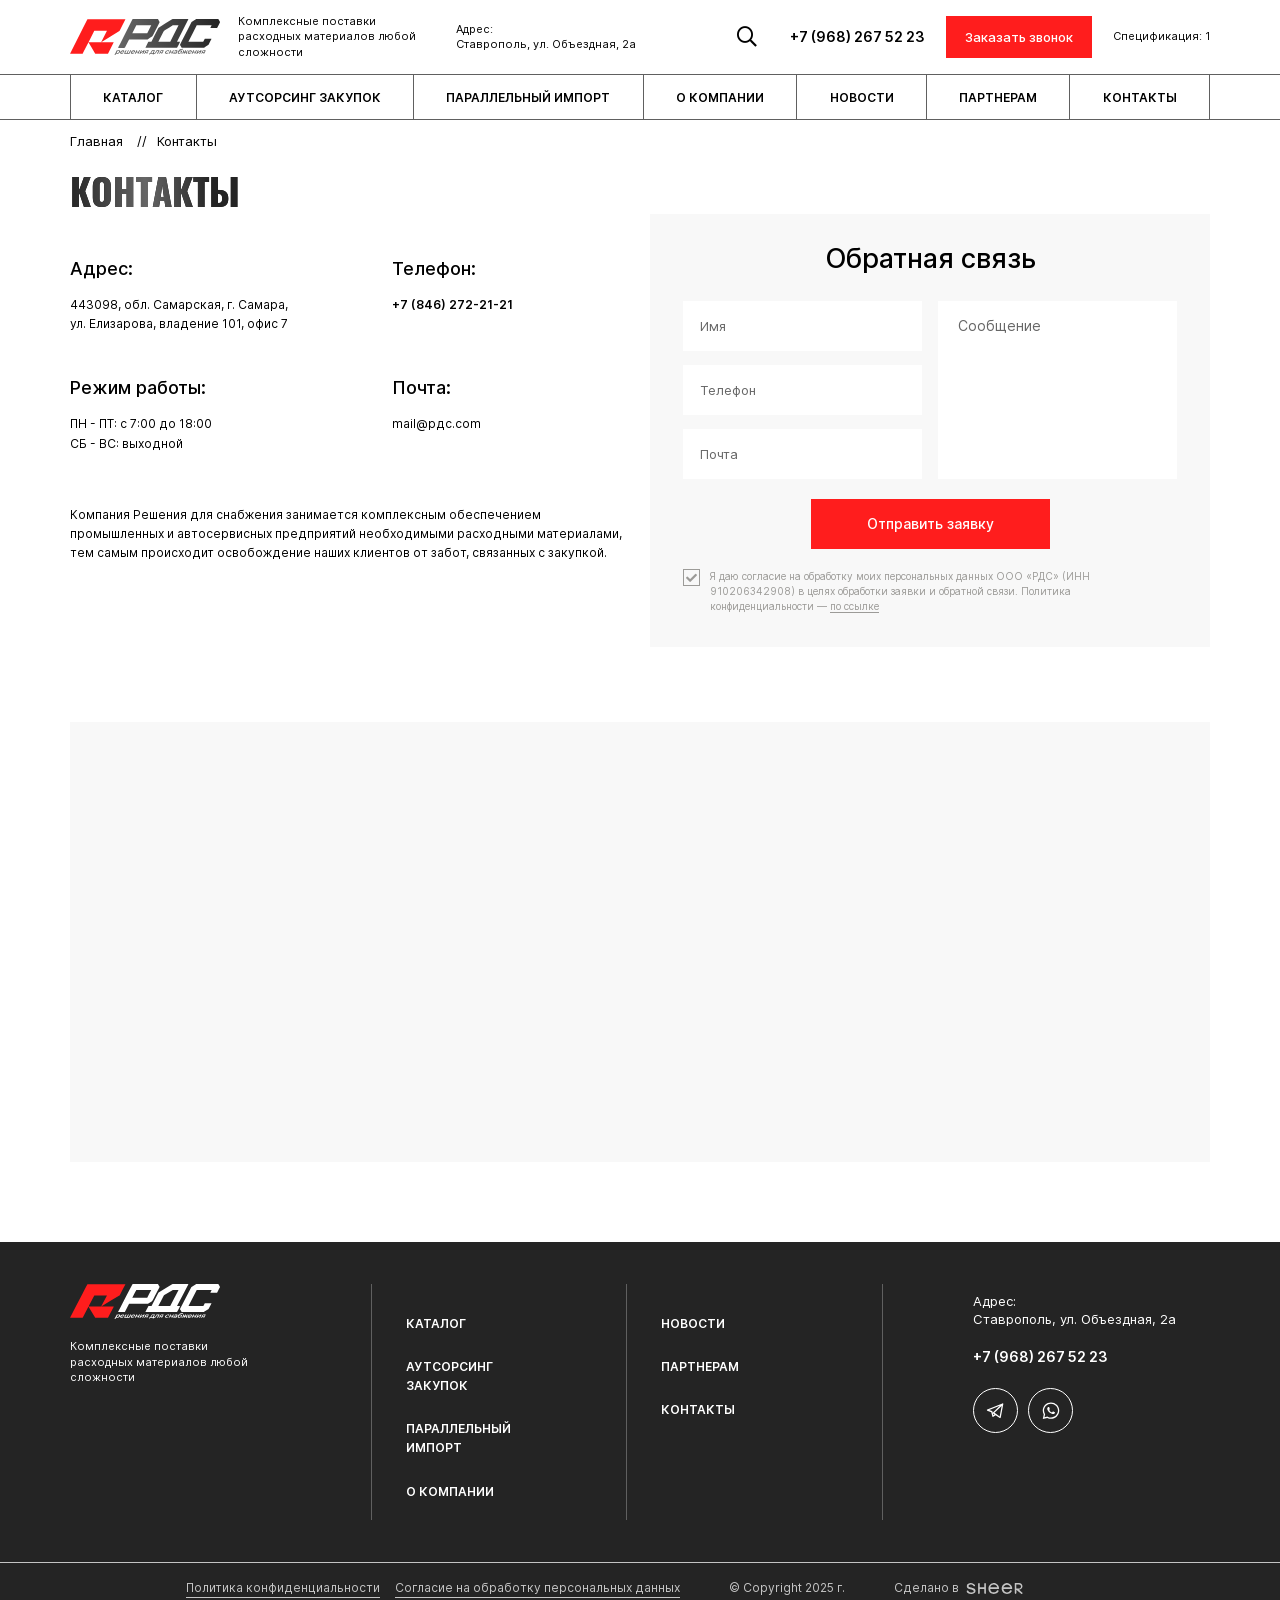
<file: contacts.html>
<!DOCTYPE html>
<!--[if lt IE 7]><html lang="ru" class="lt-ie9 lt-ie8 lt-ie7"><![endif]-->
<!--[if IE 7]><html lang="ru" class="lt-ie9 lt-ie8"><![endif]-->
<!--[if IE 8]><html lang="ru" class="lt-ie9"><![endif]-->
<!--[if gt IE 8]><!-->
<html lang="ru">
<!--<![endif]-->

<head>
	<meta charset="utf-8" />
	<title>Заголовок</title>
	<meta http-equiv="X-UA-Compatible" content="IE=edge" />
	<meta name="viewport" content="width=device-width, initial-scale=1, maximum-scale=1">
	<meta name="format-detection" content="telephone=no" />
	<link rel="shortcut icon" href="favicon.png" />
	<link rel="stylesheet" href="libs/bootstrap/bootstrap-grid.css" />
	<link rel="stylesheet" href="libs/fontawesome-free-5.12.0-web/css/all.min.css" />
	<link rel="stylesheet" href="libs/fancybox-master/dist/jquery.fancybox.min.css" />
	<link rel="stylesheet" href="libs/animate/animate.min.css" />
	<link rel="stylesheet" href="libs/slick-1.5.9/slick/slick.css" />
	<link rel="stylesheet" href="css/fonts.css" />
	<link rel="stylesheet" href="css/main.css?ver=1.8" />
	<link rel="stylesheet" href="css/media.css?ver=1.8" />
</head>

<body>

	<div class="wrapper">

		<header class="header">
			<div class="header__top">
				<div class="container">
					<div class="header__wrapper">
						<div class="sandwich">
							<div class="sw-topper"></div>
							<div class="sw-bottom"></div>
							<div class="sw-footer"></div>
						</div>
						<div class="logo-wrap">
							<a href="#" class="logo">
								<img src="img/logo.svg" alt="alt">
							</a>
							<div class="logo-descr">Комплексные поставки расходных материалов любой сложности</div>
						</div>
						<div class="header__location">Адрес: <br>Ставрополь, ул. Объездная, 2а </div>
						<div class="header__right">
							<div class="header-search">
								<div class="header-search__form">
									<form>
										<input type="text" placeholder="Поиск" required="required">
										<button class="btn-search"><i class="far fa-search"></i></button>
									</form>
								</div>
								<div class="open-search"><i class="far fa-search"></i></div>
							</div>
							<a href="tel:+79682675223" class="phone-main">+7 (968) 267 52 23</a>
							<a href="#modal-callback" class="btn-main fancybox">Заказать звонок</a>
							<a href="#" class="header__specification">Спецификация: 1</a>
						</div>
					</div>
				</div>
			</div>
			<div class="header__bottom">
				<div class="container">
					<nav class="menu">
						<ul>
							<li><a href="catalog.html">каталог</a></li>
							<li><a href="outsourcing.html">аутсорсинг закупок</a></li>
							<li><a href="import.html">параллельный импорт</a></li>
							<li><a href="about.html">о компании</a></li>
							<li><a href="news.html">новости</a></li>
							<li><a href="suppliers.html">партнерам</a></li>
							<li><a href="contacts.html">контакты</a></li>
						</ul>
					</nav>
					<div class="show-mobile">
						<div class="header__location">Адрес: <br>Ставрополь, ул. Объездная, 2а </div>
						<a href="tel:+79682675223" class="phone-main">+7 (968) 267 52 23</a>
						<a href="#modal-callback" class="btn-main fancybox">Заказать звонок</a>
						<a href="#" class="header__specification">Спецификация: 1</a>
					</div>
				</div>
			</div>
			<div class="menu-overlay"></div>
		</header>

		<section class="page-contacts">
			<div class="container">
				<ul class="breadcrumbs">
					<li><a href="#">Главная</a></li>
					<li>Контакты</li>
				</ul>
				<h1 class="title-section">КОНТАКТЫ</h1>
				<div class="row">
					<div class="col-lg-6">
						<div class="row">
							<div class="col-6">
								<div class="item-contact">
									<div class="title-small">Адрес:</div>
									<p>443098, обл. Самарская, г. Самара, <br>ул. Елизарова, владение 101, офис 7</p>
								</div>
							</div>
							<div class="col-6">
								<div class="item-contact">
									<div class="title-small">Телефон:</div>
									<a href="tel:+78462722121"><strong>+7 (846) 272-21-21</strong></a>
								</div>
							</div>
							<div class="col-6">
								<div class="item-contact">
									<div class="title-small">Режим работы:</div>
									<p>ПН - ПТ: с 7:00 до 18:00 <br>СБ - ВС: выходной</p>
								</div>
							</div>
							<div class="col-6">
								<div class="item-contact">
									<div class="title-small">Почта:</div>
									<a href="mailto:mail@рдс.com">mail@рдс.com</a>
								</div>
							</div>
						</div>
						<div class="text-contacts">
							<p>Компания Решения для снабжения занимается комплексным обеспечением промышленных и автосервисных предприятий необходимыми расходными материалами, тем самым происходит освобождение наших клиентов от забот, связанных с закупкой.</p>
						</div>
					</div>
					<div class="col-lg-6">
						<div class="form-page">
							<div class="title-form">Обратная связь</div>
							<form>
								<div class="row">
									<div class="col-md-6">
										<div class="item-form">
											<input type="text" placeholder="Имя" required>
										</div>
										<div class="item-form">
											<input type="tel" placeholder="Телефон" class="input-phone" inputmode="numeric" required>
										</div>
										<div class="item-form">
											<input type="email" placeholder="Почта" inputmode="email" required>
										</div>
									</div>
									<div class="col-md-6">
										<div class="item-form">
											<textarea placeholder="Сообщение" required></textarea>
										</div>
									</div>
									<div class="col-md-6 m-auto">
										<input type="submit" class="btn-main" value="Отправить заявку">
									</div>
								</div>
								<div class="checkbox">
									<label>
										<input type="checkbox" required checked />
										<span>Я даю согласие на обработку моих персональных данных ООО «РДС» (ИНН 910206342908) в целях обработки заявки и обратной связи. Политика конфиденциальности — <a href="#">по ссылке</a></span>
									</label>
								</div>
							</form>
						</div>
					</div>
				</div>
				<div id="map"></div>
			</div>
		</section>

		<footer class="footer">
			<div class="container">
				<div class="row">
					<div class="col-lg-3">
						<div class="footer__logo">
							<a href="#" class="logo">
								<img src="img/logo2.svg" alt="alt">
							</a>
							<div class="logo-descr">Комплексные поставки расходных материалов любой сложности</div>
						</div>
					</div>
					<div class="col-lg-3 col-6">
						<div class="footer__column">
							<ul class="footer__nav">
								<li><a href="catalog.html">каталог</a></li>
								<li><a href="outsourcing.html">аутсорсинг закупок</a></li>
								<li><a href="import.html">параллельный импорт</a></li>
								<li><a href="about.html">о компании</a></li>
							</ul>
						</div>
					</div>
					<div class="col-lg-3 col-6">
						<div class="footer__column">
							<ul class="footer__nav">
								<li><a href="news.html">новости</a></li>
								<li><a href="suppliers.html">партнерам</a></li>
								<li><a href="contacts.html">контакты</a></li>
							</ul>
						</div>
					</div>
					<div class="col-lg-3">
						<div class="footer__right">
							<div class="footer__contacts">
								<div class="footer__location">Адрес: <br>Ставрополь, ул. Объездная, 2а </div>
								<a href="tel:+79682675223" class="phone-main">+7 (968) 267 52 23</a>
								<ul class="socials-list">
									<li><a href="#" target="_blank"><img src="img/tg.svg" alt="alt"></a></li>
									<li><a href="#" target="_blank"><img src="img/wp.svg" alt="alt"></a></li>
								</ul>
							</div>
						</div>
					</div>
				</div>
			</div>
			<div class="footer__bottom">
				<div class="container">
					<div class="footer__wrapper">
						<div class="footer__links">
							<a href="#">Политика конфиденциальности</a>
							<a href="#">Согласие на обработку персональных данных</a>
						</div>
						<div class="copyright">© Copyright 2025 г.</div>
						<div class="create">Сделано в <a href="#" target="_blank"><img src="img/sheer.svg" alt="alt"></a></div>
					</div>
				</div>
			</div>
		</footer>

	</div>

	<div id="modal-callback" class="modal-block">
		<div class="form-page">
			<div class="title-section">Остались вопросы?</div>
			<div class="descr-modal">Оставьте заявку и мы свяжемся с Вами</div>
			<form>
				<div class="item-form">
					<input type="text" placeholder="Имя" required>
				</div>
				<div class="item-form">
					<input type="tel" placeholder="Телефон" class="input-phone" inputmode="numeric" required>
				</div>
				<input type="submit" class="btn-main" value="Заказать звонок">
				<div class="checkbox">
					<label>
						<input type="checkbox" required checked />
						<span>Я даю согласие на обработку моих персональных данных ООО «РДС» (ИНН 910206342908) в целях обработки заявки и обратной связи. Политика конфиденциальности — <a href="#">по ссылке</a></span>
					</label>
				</div>
			</form>
		</div>
	</div>

	<!--[if lt IE 9]>
	<script src="libs/html5shiv/es5-shim.min.js"></script>
	<script src="libs/html5shiv/html5shiv.min.js"></script>
	<script src="libs/html5shiv/html5shiv-printshiv.min.js"></script>
	<script src="libs/respond/respond.min.js"></script>
	<![endif]-->
	<script src="libs/jquery/jquery-3.6.0.min.js"></script>
	<script src="libs/fancybox-master/dist/jquery.fancybox.min.js"></script>
	<script src="libs/slick-1.5.9/slick/slick.min.js"></script>
	<script src="libs/animate/wow.min.js"></script>
	<script src="libs/animate/animate-css.js"></script>
	<script src="libs/mask/jquery.maskedinput.js"></script>
	<script src="libs/jQueryFormStyler-master/jquery.formstyler.min.js"></script>
	<script src="libs/jquery-spincrement/jquery.spincrement.min.js"></script>
	<script src="js/common.js?ver=1.8"></script>
	<script src="https://api-maps.yandex.ru/2.1/?lang=ru_RU"></script>
	<script>
		$(document).ready(function () {
			ymaps.ready(init);

			function init() {
				var myMap = new ymaps.Map('map', {
					center: [53.241444, 50.263714],
					zoom: 16
				}, {
					searchControlProvider: 'yandex#search'
				});

				myPlacemark = new ymaps.Placemark([53.241444, 50.263714], {
				}, {
					iconLayout: 'default#image',
					iconImageHref: 'img/pin.svg',
					hideIconOnBalloonOpen: false,
					iconImageSize: [120, 84],
					iconImageOffset: [-30, -84],
					balloonOffset: [0, -84]
				});
				myMap.controls.remove('searchControl');
				myMap.behaviors.disable('scrollZoom');
				myMap.geoObjects.add(myPlacemark);
			}
		});
	</script>
	<!-- Yandex.Metrika counter --><!-- /Yandex.Metrika counter -->
	<!-- Google Analytics counter --><!-- /Google Analytics counter -->
</body>

</html>
</file>
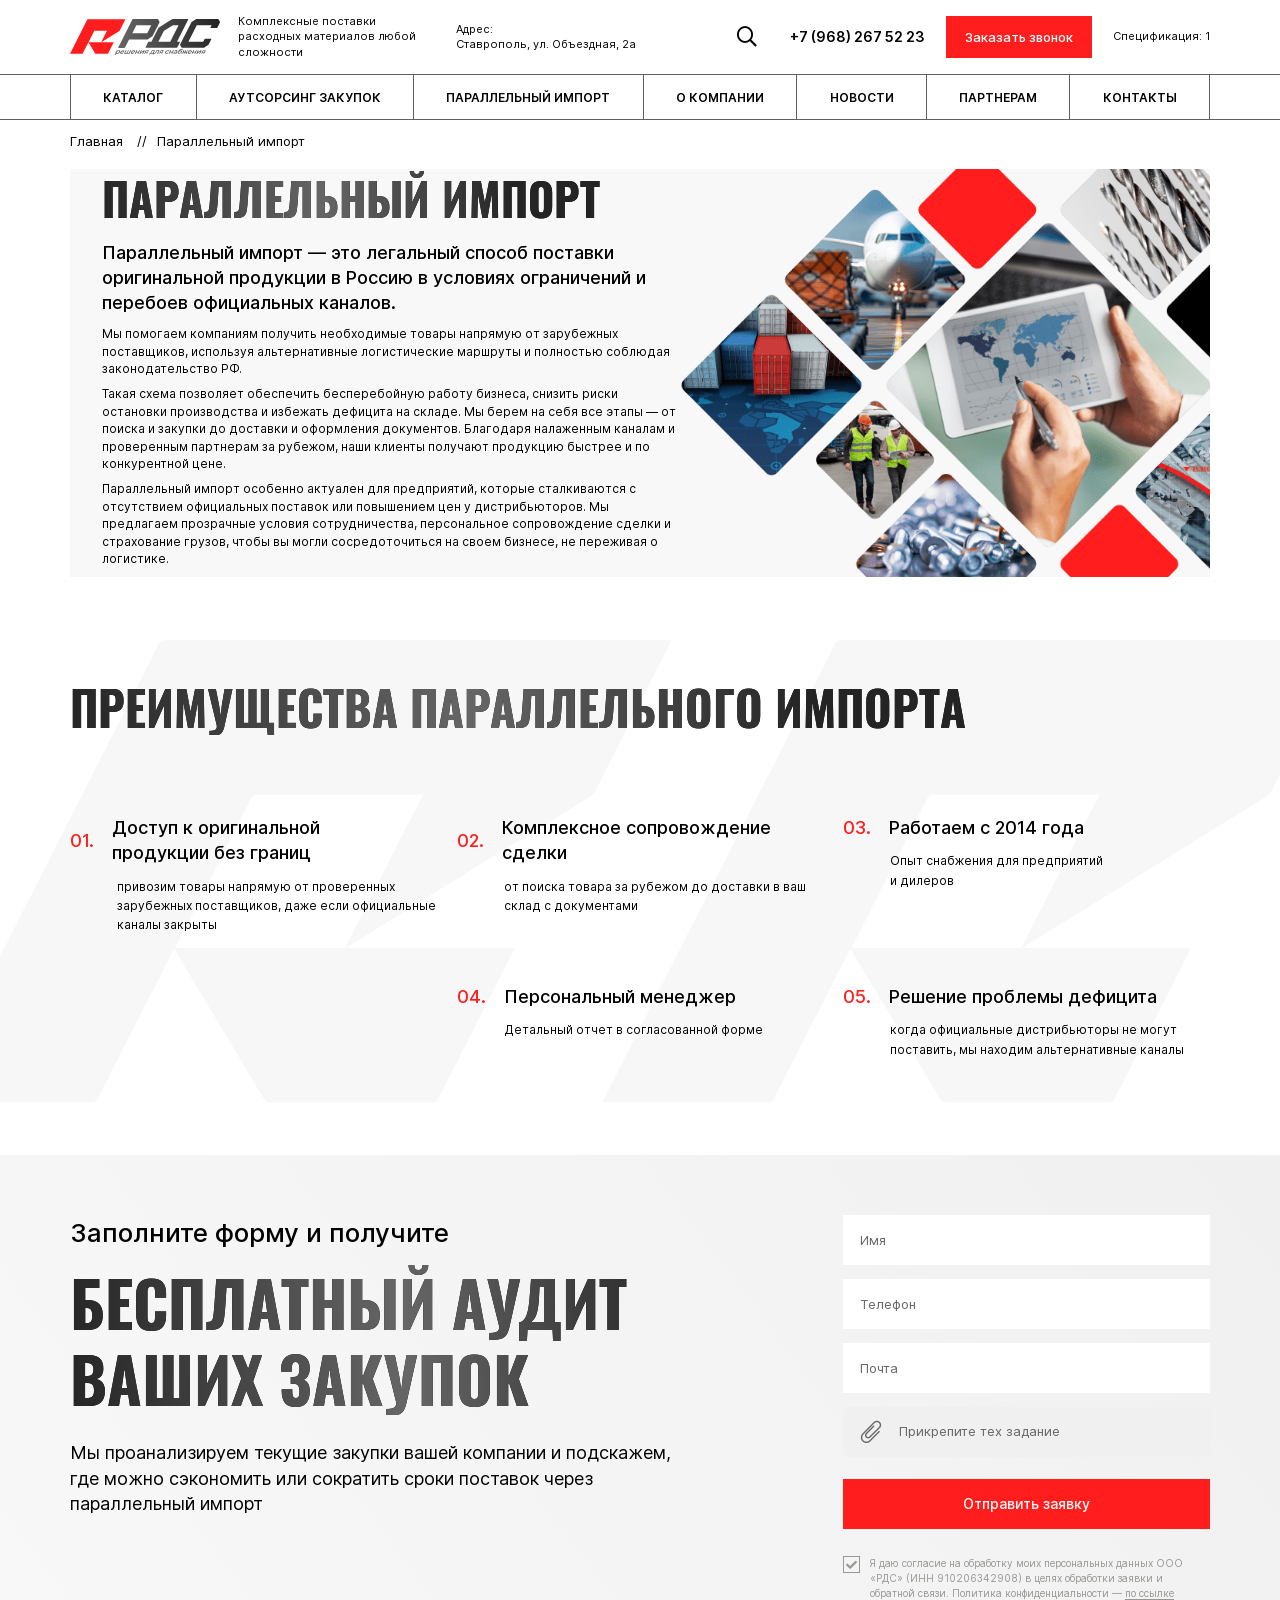
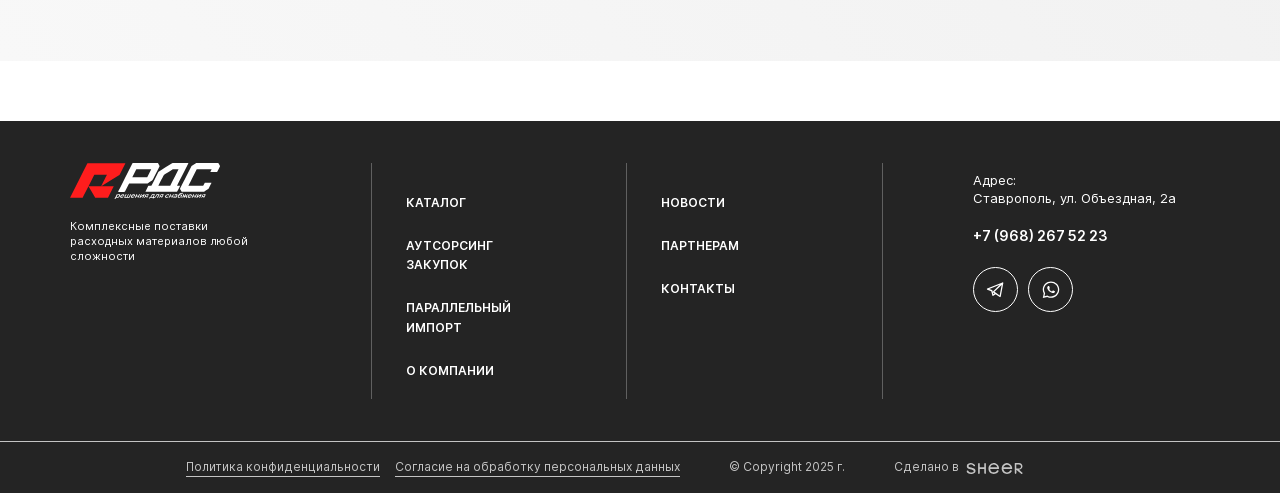
<file: import.html>
<!DOCTYPE html>
<!--[if lt IE 7]><html lang="ru" class="lt-ie9 lt-ie8 lt-ie7"><![endif]-->
<!--[if IE 7]><html lang="ru" class="lt-ie9 lt-ie8"><![endif]-->
<!--[if IE 8]><html lang="ru" class="lt-ie9"><![endif]-->
<!--[if gt IE 8]><!-->
<html lang="ru">
<!--<![endif]-->

<head>
	<meta charset="utf-8" />
	<title>Заголовок</title>
	<meta http-equiv="X-UA-Compatible" content="IE=edge" />
	<meta name="viewport" content="width=device-width, initial-scale=1, maximum-scale=1">
	<meta name="format-detection" content="telephone=no" />
	<link rel="shortcut icon" href="favicon.png" />
	<link rel="stylesheet" href="libs/bootstrap/bootstrap-grid.css" />
	<link rel="stylesheet" href="libs/fontawesome-free-5.12.0-web/css/all.min.css" />
	<link rel="stylesheet" href="libs/fancybox-master/dist/jquery.fancybox.min.css" />
	<link rel="stylesheet" href="libs/animate/animate.min.css" />
	<link rel="stylesheet" href="libs/slick-1.5.9/slick/slick.css" />
	<link rel="stylesheet" href="css/fonts.css" />
	<link rel="stylesheet" href="css/main.css?ver=1.8" />
	<link rel="stylesheet" href="css/media.css?ver=1.8" />
</head>

<body>

	<div class="wrapper">

		<header class="header">
			<div class="header__top">
				<div class="container">
					<div class="header__wrapper">
						<div class="sandwich">
							<div class="sw-topper"></div>
							<div class="sw-bottom"></div>
							<div class="sw-footer"></div>
						</div>
						<div class="logo-wrap">
							<a href="#" class="logo">
								<img src="img/logo.svg" alt="alt">
							</a>
							<div class="logo-descr">Комплексные поставки расходных материалов любой сложности</div>
						</div>
						<div class="header__location">Адрес: <br>Ставрополь, ул. Объездная, 2а </div>
						<div class="header__right">
							<div class="header-search">
								<div class="header-search__form">
									<form>
										<input type="text" placeholder="Поиск" required="required">
										<button class="btn-search"><i class="far fa-search"></i></button>
									</form>
								</div>
								<div class="open-search"><i class="far fa-search"></i></div>
							</div>
							<a href="tel:+79682675223" class="phone-main">+7 (968) 267 52 23</a>
							<a href="#modal-callback" class="btn-main fancybox">Заказать звонок</a>
							<a href="#" class="header__specification">Спецификация: 1</a>
						</div>
					</div>
				</div>
			</div>
			<div class="header__bottom">
				<div class="container">
					<nav class="menu">
						<ul>
							<li><a href="catalog.html">каталог</a></li>
							<li><a href="outsourcing.html">аутсорсинг закупок</a></li>
							<li><a href="import.html">параллельный импорт</a></li>
							<li><a href="about.html">о компании</a></li>
							<li><a href="news.html">новости</a></li>
							<li><a href="suppliers.html">партнерам</a></li>
							<li><a href="contacts.html">контакты</a></li>
						</ul>
					</nav>
					<div class="show-mobile">
						<div class="header__location">Адрес: <br>Ставрополь, ул. Объездная, 2а </div>
						<a href="tel:+79682675223" class="phone-main">+7 (968) 267 52 23</a>
						<a href="#modal-callback" class="btn-main fancybox">Заказать звонок</a>
						<a href="#" class="header__specification">Спецификация: 1</a>
					</div>
				</div>
			</div>
			<div class="menu-overlay"></div>
		</header>

		<section class="page-inner page-inner_import">
			<div class="container">
				<ul class="breadcrumbs">
					<li><a href="#">Главная</a></li>
					<li>Параллельный импорт</li>
				</ul>
				<div class="billbord-page">
					<div class="row align-items-center">
						<div class="col-lg-6">
							<h1 class="title-section">Параллельный импорт</h1>
							<div class="title-small">Параллельный импорт — это легальный способ поставки оригинальной продукции в Россию в условиях ограничений и перебоев официальных каналов.</div>
							<div class="billbord-page__text">
								<p>Мы помогаем компаниям получить необходимые товары напрямую от зарубежных поставщиков, используя альтернативные логистические маршруты и полностью соблюдая законодательство РФ.</p>
								<p>Такая схема позволяет обеспечить бесперебойную работу бизнеса, снизить риски остановки производства и избежать дефицита на складе. Мы берем на себя все этапы — от поиска и закупки до доставки и оформления документов. Благодаря налаженным каналам и проверенным партнерам за рубежом, наши клиенты получают продукцию быстрее и по конкурентной цене.</p>
								<p>Параллельный импорт особенно актуален для предприятий, которые сталкиваются с отсутствием официальных поставок или повышением цен у дистрибьюторов. Мы предлагаем прозрачные условия сотрудничества, персональное сопровождение сделки и страхование грузов, чтобы вы могли сосредоточиться на своем бизнесе, не переживая о логистике.</p>
							</div>
						</div>
						<div class="col-lg-6">
							<div class="billbord-page__image">
								<img src="img/billbord2.png" alt="alt">
							</div>
						</div>
					</div>
				</div>
			</div>
		</section>

		<section class="advantages advantages_page">
			<div class="container">
				<h2 class="title-section">Преимущества параллельного импорта</h2>
				<div class="advantages__content">
					<div class="row">
						<div class="col-md-4 col-6 fadeIn wow" data-wow-iteration="1" data-wow-delay="0.3s">
							<div class="item-advantage">
								<div class="title-small"><span>01.</span> Доступ к оригинальной <br>продукции без границ</div>
								<div class="item-advantage__content">
									<p>привозим товары напрямую от проверенных зарубежных поставщиков, даже если официальные каналы закрыты</p>
								</div>
							</div>
						</div>
						<div class="col-md-4 col-6 fadeIn wow" data-wow-iteration="1" data-wow-delay="0.5s">
							<div class="item-advantage">
								<div class="title-small"><span>02.</span> Комплексное сопровождение сделки</div>
								<div class="item-advantage__content">
									<p>от поиска товара за рубежом до доставки в ваш склад с документами</p>
								</div>
							</div>
						</div>
						<div class="col-md-4 col-6 fadeIn wow" data-wow-iteration="1" data-wow-delay="0.7s">
							<div class="item-advantage">
								<div class="title-small"><span>03.</span> Работаем с 2014 года</div>
								<div class="item-advantage__content">
									<p>Опыт снабжения для предприятий <br>и дилеров</p>
								</div>
							</div>
						</div>
						<div class="col-md-4 offset-md-4 col-6 fadeIn wow" data-wow-iteration="1" data-wow-delay="0.9s">
							<div class="item-advantage">
								<div class="title-small"><span>04.</span> Персональный менеджер</div>
								<div class="item-advantage__content">
									<p>Детальный отчет в согласованной форме</p>
								</div>
							</div>
						</div>
						<div class="col-md-4 col-6 fadeIn wow" data-wow-iteration="1" data-wow-delay="1.1s">
							<div class="item-advantage">
								<div class="title-small"><span>05.</span> Решение проблемы дефицита</div>
								<div class="item-advantage__content">
									<p>когда официальные дистрибьюторы не могут поставить, мы находим альтернативные каналы</p>
								</div>
							</div>
						</div>
					</div>
				</div>
			</div>
		</section>

		<section class="consultation consultation_page">
			<div class="container">
				<div class="row">
					<div class="col-lg-8">
						<div class="title-main">Заполните форму и получите</div>
						<h2 class="title-section">бесплатный Аудит ваших закупок</h2>
						<div class="title-small">Мы проанализируем текущие закупки вашей компании и подскажем, где можно сэкономить или сократить сроки поставок через параллельный импорт</div>
					</div>
					<div class="col-lg-4">
						<div class="consultation__form">
							<form>
								<div class="consultation__wrap">
									<div class="item-form">
										<input type="text" placeholder="Имя" required>
									</div>
									<div class="item-form">
										<input type="tel" placeholder="Телефон" class="input-phone" inputmode="numeric"
											required>
									</div>
									<div class="item-form">
										<input type="email" placeholder="Почта" inputmode="email" required>
									</div>
									<div class="file-upload">
										<label><input type="file" name="file"><i class="fal fa-paperclip"></i> Прикрепите тех задание</label>
										<div class="name-upload"></div>
									</div>
									<input type="submit" class="btn-main" value="Отправить заявку">
								</div>
								<div class="checkbox">
									<label>
										<input type="checkbox" required checked />
										<span>Я даю согласие на обработку моих персональных данных ООО «РДС» (ИНН 910206342908) в целях обработки заявки и обратной связи. Политика конфиденциальности — <a href="#">по ссылке</a></span>
									</label>
								</div>
							</form>
						</div>
					</div>
				</div>
			</div>
		</section>

		<footer class="footer">
			<div class="container">
				<div class="row">
					<div class="col-lg-3">
						<div class="footer__logo">
							<a href="#" class="logo">
								<img src="img/logo2.svg" alt="alt">
							</a>
							<div class="logo-descr">Комплексные поставки расходных материалов любой сложности</div>
						</div>
					</div>
					<div class="col-lg-3 col-6">
						<div class="footer__column">
							<ul class="footer__nav">
								<li><a href="catalog.html">каталог</a></li>
								<li><a href="outsourcing.html">аутсорсинг закупок</a></li>
								<li><a href="import.html">параллельный импорт</a></li>
								<li><a href="about.html">о компании</a></li>
							</ul>
						</div>
					</div>
					<div class="col-lg-3 col-6">
						<div class="footer__column">
							<ul class="footer__nav">
								<li><a href="news.html">новости</a></li>
								<li><a href="suppliers.html">партнерам</a></li>
								<li><a href="contacts.html">контакты</a></li>
							</ul>
						</div>
					</div>
					<div class="col-lg-3">
						<div class="footer__right">
							<div class="footer__contacts">
								<div class="footer__location">Адрес: <br>Ставрополь, ул. Объездная, 2а </div>
								<a href="tel:+79682675223" class="phone-main">+7 (968) 267 52 23</a>
								<ul class="socials-list">
									<li><a href="#" target="_blank"><img src="img/tg.svg" alt="alt"></a></li>
									<li><a href="#" target="_blank"><img src="img/wp.svg" alt="alt"></a></li>
								</ul>
							</div>
						</div>
					</div>
				</div>
			</div>
			<div class="footer__bottom">
				<div class="container">
					<div class="footer__wrapper">
						<div class="footer__links">
							<a href="#">Политика конфиденциальности</a>
							<a href="#">Согласие на обработку персональных данных</a>
						</div>
						<div class="copyright">© Copyright 2025 г.</div>
						<div class="create">Сделано в <a href="#" target="_blank"><img src="img/sheer.svg" alt="alt"></a></div>
					</div>
				</div>
			</div>
		</footer>

	</div>

	<div id="modal-callback" class="modal-block">
		<div class="form-page">
			<div class="title-section">Остались вопросы?</div>
			<div class="descr-modal">Оставьте заявку и мы свяжемся с Вами</div>
			<form>
				<div class="item-form">
					<input type="text" placeholder="Имя" required>
				</div>
				<div class="item-form">
					<input type="tel" placeholder="Телефон" class="input-phone" inputmode="numeric" required>
				</div>
				<input type="submit" class="btn-main" value="Заказать звонок">
				<div class="checkbox">
					<label>
						<input type="checkbox" required checked />
						<span>Я даю согласие на обработку моих персональных данных ООО «РДС» (ИНН 910206342908) в целях обработки заявки и обратной связи. Политика конфиденциальности — <a href="#">по ссылке</a></span>
					</label>
				</div>
			</form>
		</div>
	</div>

	<!--[if lt IE 9]>
	<script src="libs/html5shiv/es5-shim.min.js"></script>
	<script src="libs/html5shiv/html5shiv.min.js"></script>
	<script src="libs/html5shiv/html5shiv-printshiv.min.js"></script>
	<script src="libs/respond/respond.min.js"></script>
	<![endif]-->
	<script src="libs/jquery/jquery-3.6.0.min.js"></script>
	<script src="libs/fancybox-master/dist/jquery.fancybox.min.js"></script>
	<script src="libs/slick-1.5.9/slick/slick.min.js"></script>
	<script src="libs/animate/wow.min.js"></script>
	<script src="libs/animate/animate-css.js"></script>
	<script src="libs/mask/jquery.maskedinput.js"></script>
	<script src="libs/jQueryFormStyler-master/jquery.formstyler.min.js"></script>
	<script src="libs/jquery-spincrement/jquery.spincrement.min.js"></script>
	<script src="js/common.js?ver=1.8"></script>
	<!-- Yandex.Metrika counter --><!-- /Yandex.Metrika counter -->
	<!-- Google Analytics counter --><!-- /Google Analytics counter -->
</body>

</html>
</file>
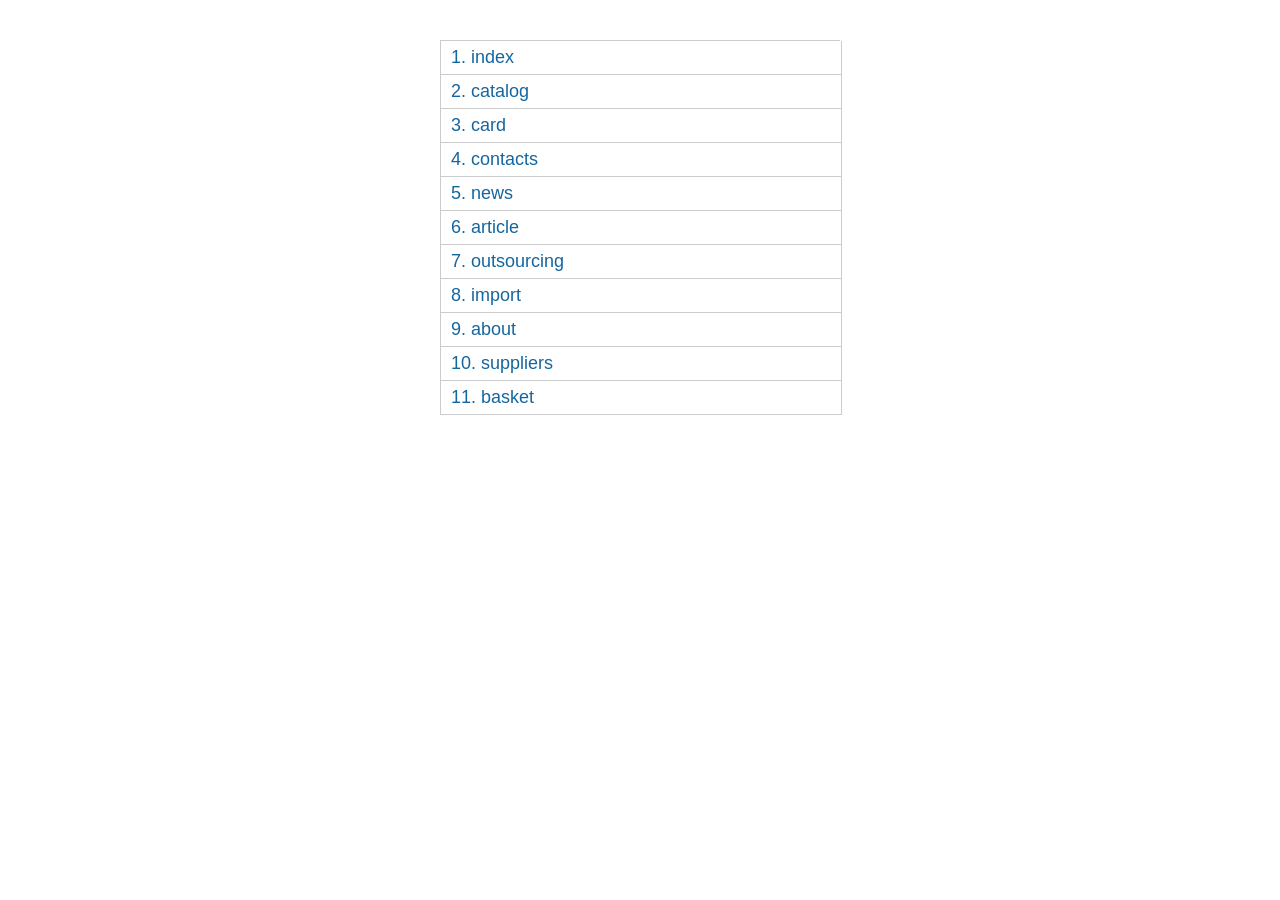
<file: map.html>
<!DOCTYPE html>
<!--[if lt IE 7]><html lang="ru" class="lt-ie9 lt-ie8 lt-ie7"><![endif]-->
<!--[if IE 7]><html lang="ru" class="lt-ie9 lt-ie8"><![endif]-->
<!--[if IE 8]><html lang="ru" class="lt-ie9"><![endif]-->
<!--[if gt IE 8]><!-->
<html lang="ru">
<!--<![endif]-->
<head>
	<meta charset="utf-8" />
	<title>Заголовок</title>
	<meta name="description" content="" />
	<meta http-equiv="X-UA-Compatible" content="IE=edge" />
	<meta name="viewport" content="width=device-width, initial-scale=1.0" />
</head>
<body> 

	<div class="wrapper"> 
		<div class="count_pages">
			<ul>
				<li><a href="index.html" target="_blanck">index</a></li>
				<li><a href="catalog.html" target="_blanck">catalog</a></li>
				<li><a href="card.html" target="_blanck">card</a></li>
				<li><a href="contacts.html" target="_blanck">contacts</a></li>
				<li><a href="news.html" target="_blanck">news</a></li>
				<li><a href="article.html" target="_blanck">article</a></li>
				<li><a href="outsourcing.html" target="_blanck">outsourcing</a></li>
				<li><a href="import.html" target="_blanck">import</a></li>
				<li><a href="about.html" target="_blanck">about</a></li>
				<li><a href="suppliers.html" target="_blanck">suppliers</a></li>
				<li><a href="basket.html" target="_blanck">basket</a></li>
			</ul>
		</div> 
	</div>   
      
	<style> 
		.count_pages a:before {
			counter-increment: list1;
			content: counter(list1) ". "; 
		}
		.count_pages li {
			list-style: none;
			margin-bottom: 0px;
			border: 1px solid #ccc;
			border-top: none;
			width: 100%;
		}
		.count_pages {
			margin: 0;
			width: 400px;
			margin: auto;
			font-family: sans-serif;
			margin-top: 40px;
			max-width: 100%;
			border-top: 1px solid #ccc;
			counter-reset: list1;
			margin-bottom: 40px;
		}
		.count_pages ul {
			margin: 0;
			padding: 0;
		}
		.count_pages a {
			font-size: 18px;
			color: #15669F;
			text-decoration: none;
			display: block;
			padding: 6px 10px;
		}
		.count_pages a:hover {
			text-decoration: underline;
		}
	</style>
</body>
</html>
</file>
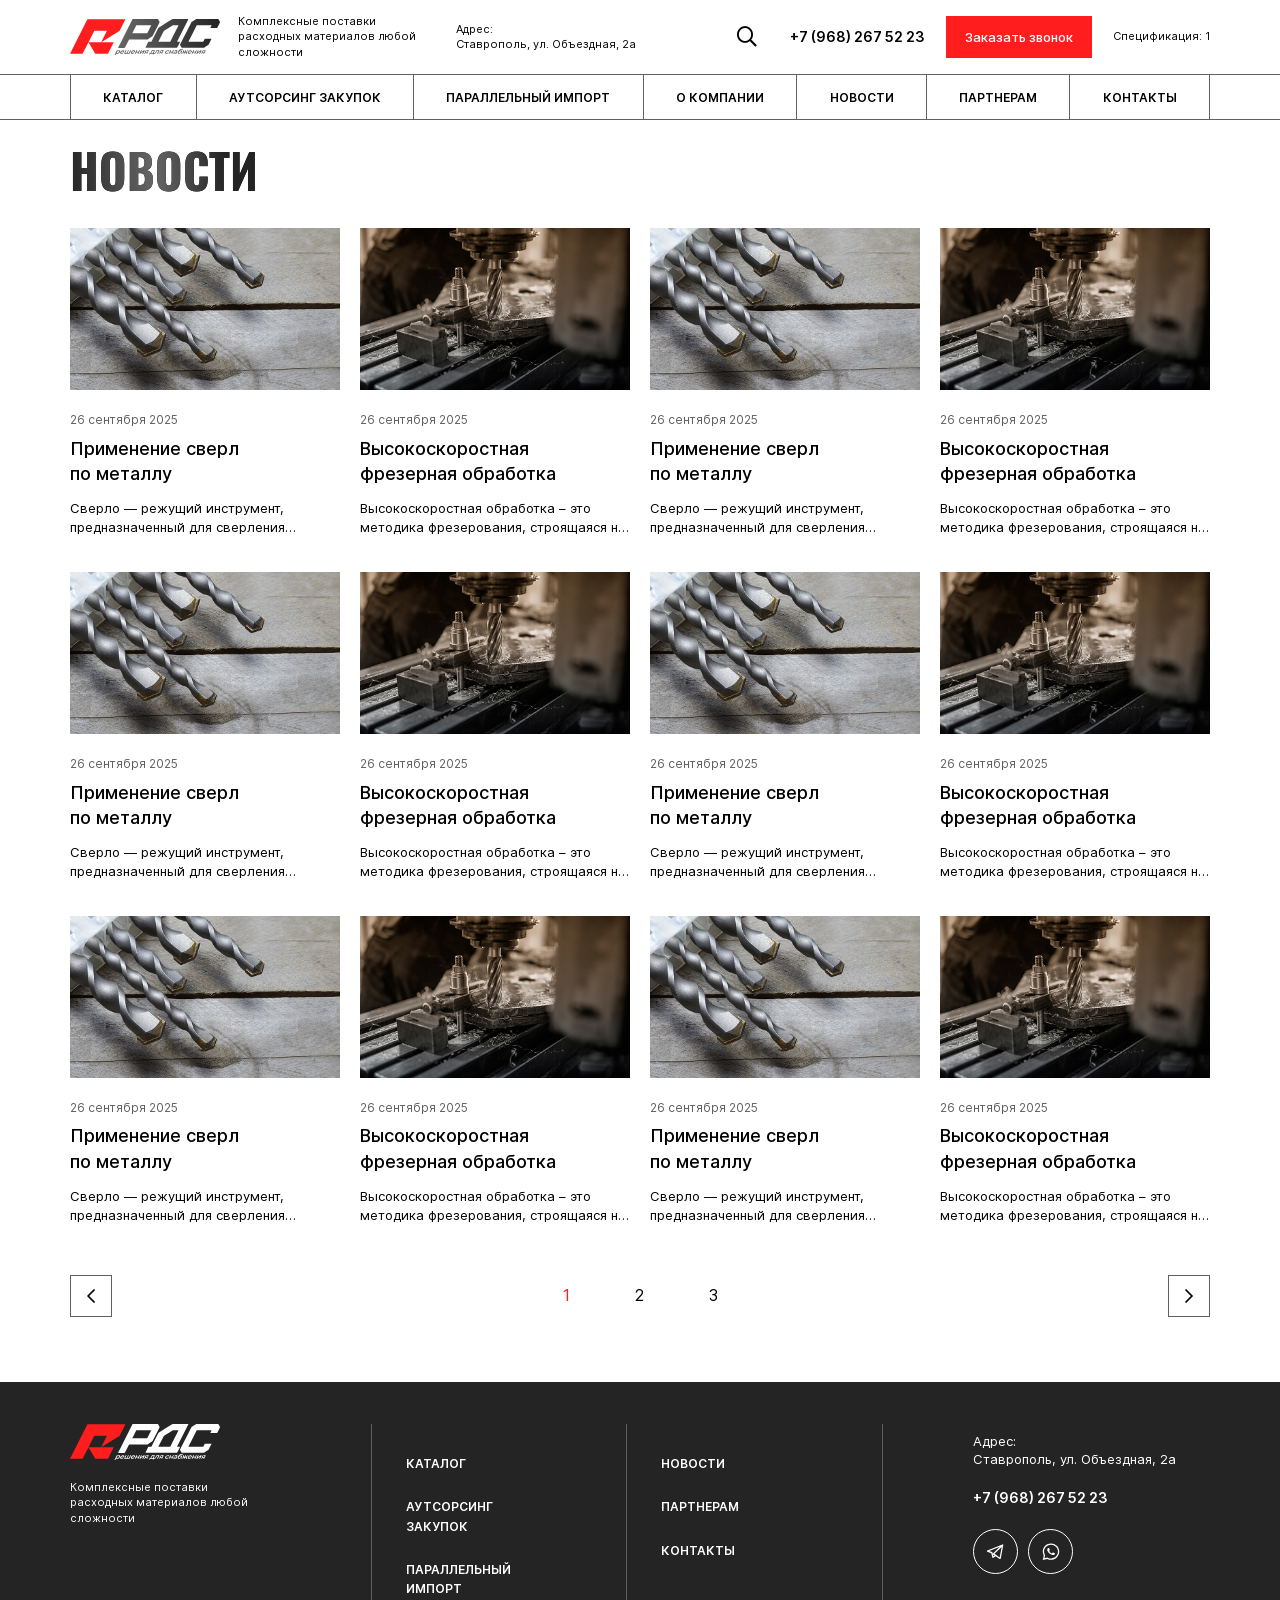
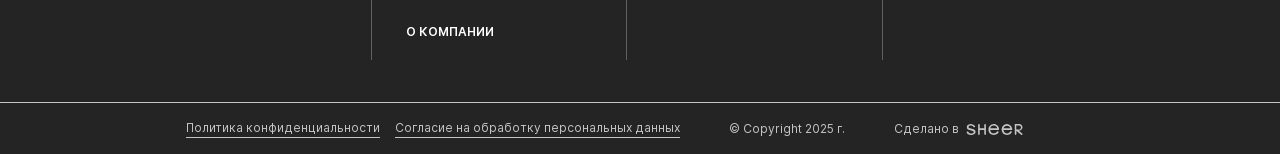
<file: news.html>
<!DOCTYPE html>
<!--[if lt IE 7]><html lang="ru" class="lt-ie9 lt-ie8 lt-ie7"><![endif]-->
<!--[if IE 7]><html lang="ru" class="lt-ie9 lt-ie8"><![endif]-->
<!--[if IE 8]><html lang="ru" class="lt-ie9"><![endif]-->
<!--[if gt IE 8]><!-->
<html lang="ru">
<!--<![endif]-->

<head>
	<meta charset="utf-8" />
	<title>Заголовок</title>
	<meta http-equiv="X-UA-Compatible" content="IE=edge" />
	<meta name="viewport" content="width=device-width, initial-scale=1, maximum-scale=1">
	<meta name="format-detection" content="telephone=no" />
	<link rel="shortcut icon" href="favicon.png" />
	<link rel="stylesheet" href="libs/bootstrap/bootstrap-grid.css" />
	<link rel="stylesheet" href="libs/fontawesome-free-5.12.0-web/css/all.min.css" />
	<link rel="stylesheet" href="libs/fancybox-master/dist/jquery.fancybox.min.css" />
	<link rel="stylesheet" href="libs/animate/animate.min.css" />
	<link rel="stylesheet" href="libs/slick-1.5.9/slick/slick.css" />
	<link rel="stylesheet" href="css/fonts.css" />
	<link rel="stylesheet" href="css/main.css?ver=1.8" />
	<link rel="stylesheet" href="css/media.css?ver=1.8" />
</head>

<body>

	<div class="wrapper">

		<header class="header">
			<div class="header__top">
				<div class="container">
					<div class="header__wrapper">
						<div class="sandwich">
							<div class="sw-topper"></div>
							<div class="sw-bottom"></div>
							<div class="sw-footer"></div>
						</div>
						<div class="logo-wrap">
							<a href="#" class="logo">
								<img src="img/logo.svg" alt="alt">
							</a>
							<div class="logo-descr">Комплексные поставки расходных материалов любой сложности</div>
						</div>
						<div class="header__location">Адрес: <br>Ставрополь, ул. Объездная, 2а </div>
						<div class="header__right">
							<div class="header-search">
								<div class="header-search__form">
									<form>
										<input type="text" placeholder="Поиск" required="required">
										<button class="btn-search"><i class="far fa-search"></i></button>
									</form>
								</div>
								<div class="open-search"><i class="far fa-search"></i></div>
							</div>
							<a href="tel:+79682675223" class="phone-main">+7 (968) 267 52 23</a>
							<a href="#modal-callback" class="btn-main fancybox">Заказать звонок</a>
							<a href="#" class="header__specification">Спецификация: 1</a>
						</div>
					</div>
				</div>
			</div>
			<div class="header__bottom">
				<div class="container">
					<nav class="menu">
						<ul>
							<li><a href="catalog.html">каталог</a></li>
							<li><a href="outsourcing.html">аутсорсинг закупок</a></li>
							<li><a href="import.html">параллельный импорт</a></li>
							<li><a href="about.html">о компании</a></li>
							<li><a href="news.html">новости</a></li>
							<li><a href="suppliers.html">партнерам</a></li>
							<li><a href="contacts.html">контакты</a></li>
						</ul>
					</nav>
					<div class="show-mobile">
						<div class="header__location">Адрес: <br>Ставрополь, ул. Объездная, 2а </div>
						<a href="tel:+79682675223" class="phone-main">+7 (968) 267 52 23</a>
						<a href="#modal-callback" class="btn-main fancybox">Заказать звонок</a>
						<a href="#" class="header__specification">Спецификация: 1</a>
					</div>
				</div>
			</div>
			<div class="menu-overlay"></div>
		</header>

		<section class="page-news">
			<div class="container">
				<h1 class="title-section">НОВОСТИ</h1>
				<div class="row row_news">
					<div class="col-lg-3 col-md-6">
						<a href="article.html" class="item-news">
							<span class="item-news__image">
								<img src="img/news1.jpg" alt="alt">
							</span>
							<span class="item-news__date">26 сентября 2025</span>
							<span class="item-news__title">Применение сверл <br>по металлу</span>
							<span class="item-news__text">Сверло — режущий инструмент, предназначенный для сверления отверстий в различных материалах.</span>
						</a>
					</div>
					<div class="col-lg-3 col-md-6">
						<a href="article.html" class="item-news">
							<span class="item-news__image">
								<img src="img/news2.jpg" alt="alt">
							</span>
							<span class="item-news__date">26 сентября 2025</span>
							<span class="item-news__title">Высокоскоростная фрезерная обработка</span>
							<span class="item-news__text">Высокоскоростная обработка – это методика фрезерования, строящаяся на быстрых, но легких...</span>
						</a>
					</div>
					<div class="col-lg-3 col-md-6">
						<a href="article.html" class="item-news">
							<span class="item-news__image">
								<img src="img/news1.jpg" alt="alt">
							</span>
							<span class="item-news__date">26 сентября 2025</span>
							<span class="item-news__title">Применение сверл <br>по металлу</span>
							<span class="item-news__text">Сверло — режущий инструмент, предназначенный для сверления отверстий в различных материалах.</span>
						</a>
					</div>
					<div class="col-lg-3 col-md-6">
						<a href="#" class="item-news">
							<span class="item-news__image">
								<img src="img/news2.jpg" alt="alt">
							</span>
							<span class="item-news__date">26 сентября 2025</span>
							<span class="item-news__title">Высокоскоростная фрезерная обработка</span>
							<span class="item-news__text">Высокоскоростная обработка – это методика фрезерования, строящаяся на быстрых, но легких...</span>
						</a>
					</div>
					<div class="col-lg-3 col-md-6">
						<a href="article.html" class="item-news">
							<span class="item-news__image">
								<img src="img/news1.jpg" alt="alt">
							</span>
							<span class="item-news__date">26 сентября 2025</span>
							<span class="item-news__title">Применение сверл <br>по металлу</span>
							<span class="item-news__text">Сверло — режущий инструмент, предназначенный для сверления отверстий в различных материалах.</span>
						</a>
					</div>
					<div class="col-lg-3 col-md-6">
						<a href="article.html" class="item-news">
							<span class="item-news__image">
								<img src="img/news2.jpg" alt="alt">
							</span>
							<span class="item-news__date">26 сентября 2025</span>
							<span class="item-news__title">Высокоскоростная фрезерная обработка</span>
							<span class="item-news__text">Высокоскоростная обработка – это методика фрезерования, строящаяся на быстрых, но легких...</span>
						</a>
					</div>
					<div class="col-lg-3 col-md-6">
						<a href="article.html" class="item-news">
							<span class="item-news__image">
								<img src="img/news1.jpg" alt="alt">
							</span>
							<span class="item-news__date">26 сентября 2025</span>
							<span class="item-news__title">Применение сверл <br>по металлу</span>
							<span class="item-news__text">Сверло — режущий инструмент, предназначенный для сверления отверстий в различных материалах.</span>
						</a>
					</div>
					<div class="col-lg-3 col-md-6">
						<a href="article.html" class="item-news">
							<span class="item-news__image">
								<img src="img/news2.jpg" alt="alt">
							</span>
							<span class="item-news__date">26 сентября 2025</span>
							<span class="item-news__title">Высокоскоростная фрезерная обработка</span>
							<span class="item-news__text">Высокоскоростная обработка – это методика фрезерования, строящаяся на быстрых, но легких...</span>
						</a>
					</div>
					<div class="col-lg-3 col-md-6">
						<a href="article.html" class="item-news">
							<span class="item-news__image">
								<img src="img/news1.jpg" alt="alt">
							</span>
							<span class="item-news__date">26 сентября 2025</span>
							<span class="item-news__title">Применение сверл <br>по металлу</span>
							<span class="item-news__text">Сверло — режущий инструмент, предназначенный для сверления отверстий в различных материалах.</span>
						</a>
					</div>
					<div class="col-lg-3 col-md-6">
						<a href="article.html" class="item-news">
							<span class="item-news__image">
								<img src="img/news2.jpg" alt="alt">
							</span>
							<span class="item-news__date">26 сентября 2025</span>
							<span class="item-news__title">Высокоскоростная фрезерная обработка</span>
							<span class="item-news__text">Высокоскоростная обработка – это методика фрезерования, строящаяся на быстрых, но легких...</span>
						</a>
					</div>
					<div class="col-lg-3 col-md-6">
						<a href="article.html" class="item-news">
							<span class="item-news__image">
								<img src="img/news1.jpg" alt="alt">
							</span>
							<span class="item-news__date">26 сентября 2025</span>
							<span class="item-news__title">Применение сверл <br>по металлу</span>
							<span class="item-news__text">Сверло — режущий инструмент, предназначенный для сверления отверстий в различных материалах.</span>
						</a>
					</div>
					<div class="col-lg-3 col-md-6">
						<a href="article.html" class="item-news">
							<span class="item-news__image">
								<img src="img/news2.jpg" alt="alt">
							</span>
							<span class="item-news__date">26 сентября 2025</span>
							<span class="item-news__title">Высокоскоростная фрезерная обработка</span>
							<span class="item-news__text">Высокоскоростная обработка – это методика фрезерования, строящаяся на быстрых, но легких...</span>
						</a>
					</div>
				</div>
				<div class="pager">
					<a class="prev page-numbers" href="#"><i class="far fa-chevron-left"></i></a>
					<span aria-current="page" class="page-numbers current" href="#">1</span> 
					<a class="page-numbers" href="#">2</a> 
					<a class="page-numbers" href="#">3</a> 
					<a class="next page-numbers" href="#"><i class="far fa-chevron-right"></i></a>
				</div>
			</div>
		</section>

		<footer class="footer">
			<div class="container">
				<div class="row">
					<div class="col-lg-3">
						<div class="footer__logo">
							<a href="#" class="logo">
								<img src="img/logo2.svg" alt="alt">
							</a>
							<div class="logo-descr">Комплексные поставки расходных материалов любой сложности</div>
						</div>
					</div>
					<div class="col-lg-3 col-6">
						<div class="footer__column">
							<ul class="footer__nav">
								<li><a href="catalog.html">каталог</a></li>
								<li><a href="outsourcing.html">аутсорсинг закупок</a></li>
								<li><a href="import.html">параллельный импорт</a></li>
								<li><a href="about.html">о компании</a></li>
							</ul>
						</div>
					</div>
					<div class="col-lg-3 col-6">
						<div class="footer__column">
							<ul class="footer__nav">
								<li><a href="news.html">новости</a></li>
								<li><a href="suppliers.html">партнерам</a></li>
								<li><a href="contacts.html">контакты</a></li>
							</ul>
						</div>
					</div>
					<div class="col-lg-3">
						<div class="footer__right">
							<div class="footer__contacts">
								<div class="footer__location">Адрес: <br>Ставрополь, ул. Объездная, 2а </div>
								<a href="tel:+79682675223" class="phone-main">+7 (968) 267 52 23</a>
								<ul class="socials-list">
									<li><a href="#" target="_blank"><img src="img/tg.svg" alt="alt"></a></li>
									<li><a href="#" target="_blank"><img src="img/wp.svg" alt="alt"></a></li>
								</ul>
							</div>
						</div>
					</div>
				</div>
			</div>
			<div class="footer__bottom">
				<div class="container">
					<div class="footer__wrapper">
						<div class="footer__links">
							<a href="#">Политика конфиденциальности</a>
							<a href="#">Согласие на обработку персональных данных</a>
						</div>
						<div class="copyright">© Copyright 2025 г.</div>
						<div class="create">Сделано в <a href="#" target="_blank"><img src="img/sheer.svg" alt="alt"></a></div>
					</div>
				</div>
			</div>
		</footer>

	</div>

	<div id="modal-callback" class="modal-block">
		<div class="form-page">
			<div class="title-section">Остались вопросы?</div>
			<div class="descr-modal">Оставьте заявку и мы свяжемся с Вами</div>
			<form>
				<div class="item-form">
					<input type="text" placeholder="Имя" required>
				</div>
				<div class="item-form">
					<input type="tel" placeholder="Телефон" class="input-phone" inputmode="numeric" required>
				</div>
				<input type="submit" class="btn-main" value="Заказать звонок">
				<div class="checkbox">
					<label>
						<input type="checkbox" required checked />
						<span>Я даю согласие на обработку моих персональных данных ООО «РДС» (ИНН 910206342908) в целях обработки заявки и обратной связи. Политика конфиденциальности — <a href="#">по ссылке</a></span>
					</label>
				</div>
			</form>
		</div>
	</div>

	<!--[if lt IE 9]>
	<script src="libs/html5shiv/es5-shim.min.js"></script>
	<script src="libs/html5shiv/html5shiv.min.js"></script>
	<script src="libs/html5shiv/html5shiv-printshiv.min.js"></script>
	<script src="libs/respond/respond.min.js"></script>
	<![endif]-->
	<script src="libs/jquery/jquery-3.6.0.min.js"></script>
	<script src="libs/fancybox-master/dist/jquery.fancybox.min.js"></script>
	<script src="libs/slick-1.5.9/slick/slick.min.js"></script>
	<script src="libs/animate/wow.min.js"></script>
	<script src="libs/animate/animate-css.js"></script>
	<script src="libs/mask/jquery.maskedinput.js"></script>
	<script src="libs/jQueryFormStyler-master/jquery.formstyler.min.js"></script>
	<script src="libs/jquery-spincrement/jquery.spincrement.min.js"></script>
	<script src="js/common.js?ver=1.8"></script>
	<!-- Yandex.Metrika counter --><!-- /Yandex.Metrika counter -->
	<!-- Google Analytics counter --><!-- /Google Analytics counter -->
</body>

</html>
</file>
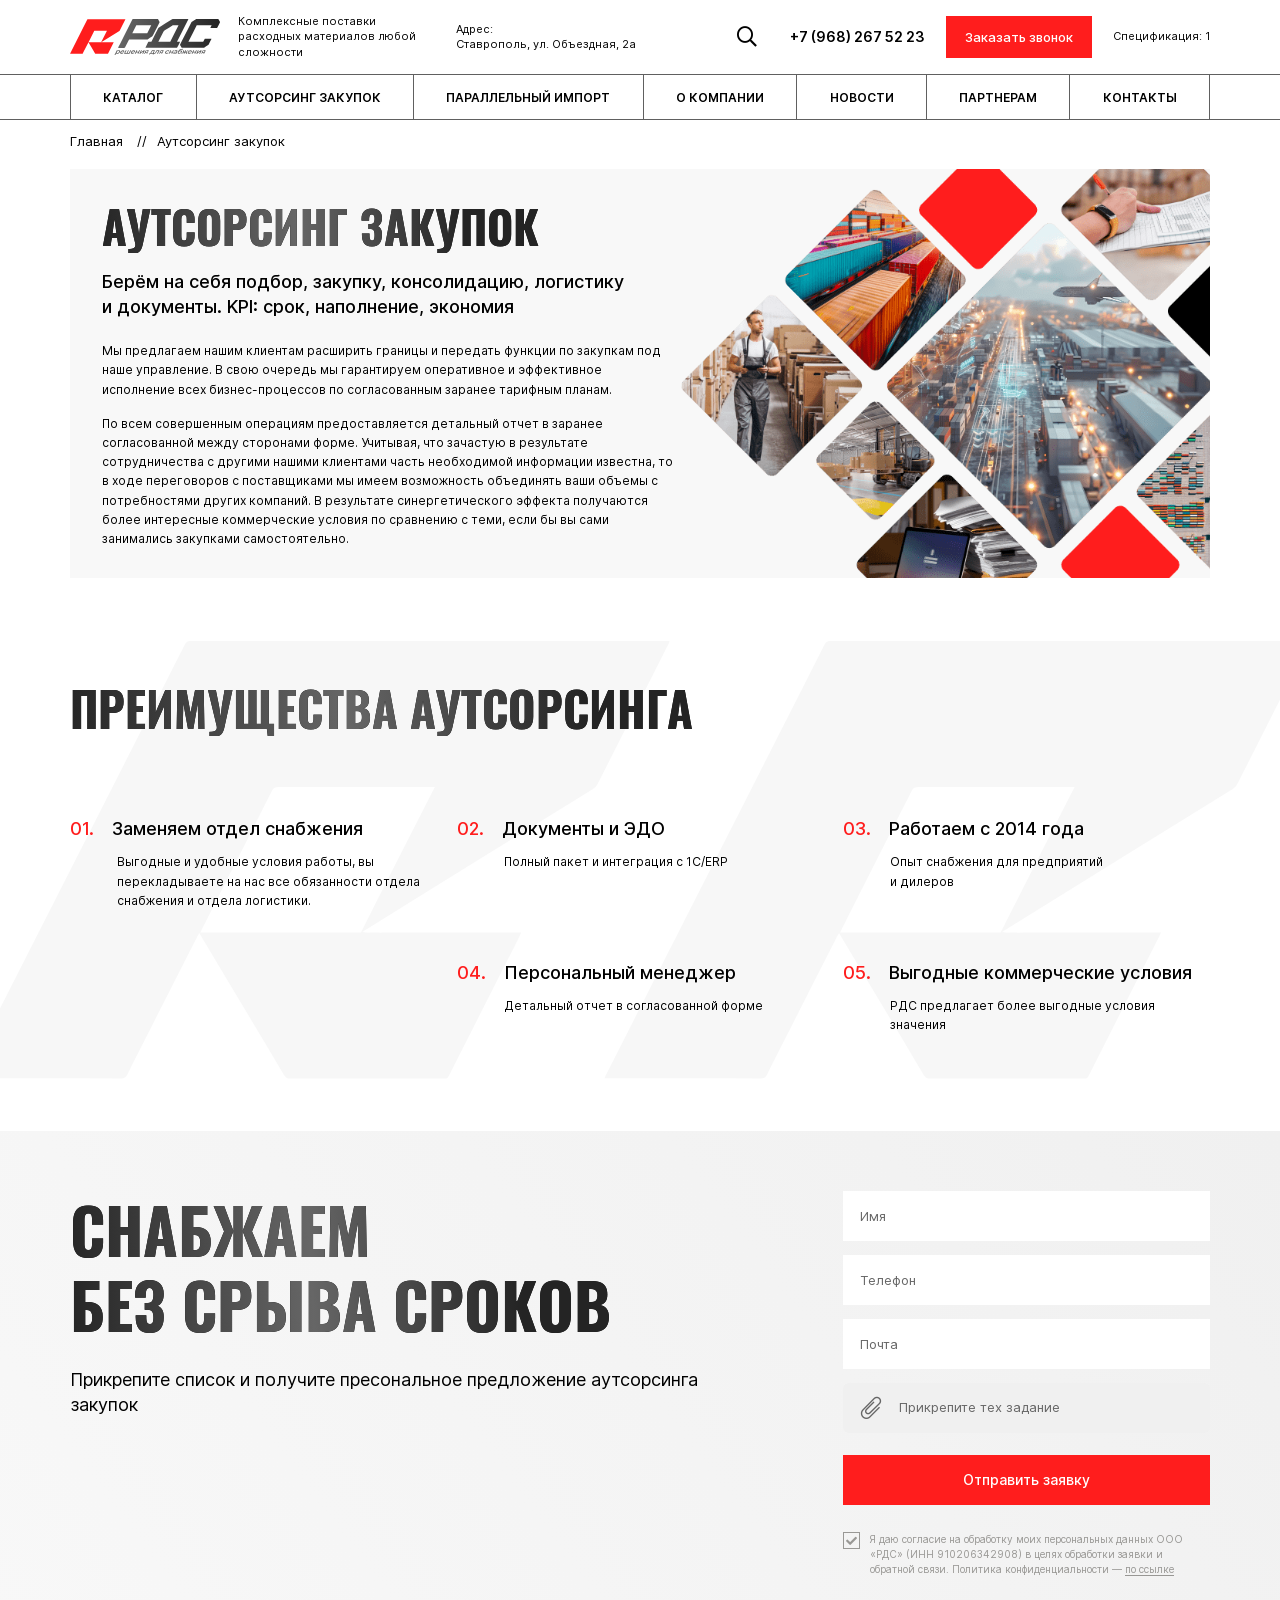
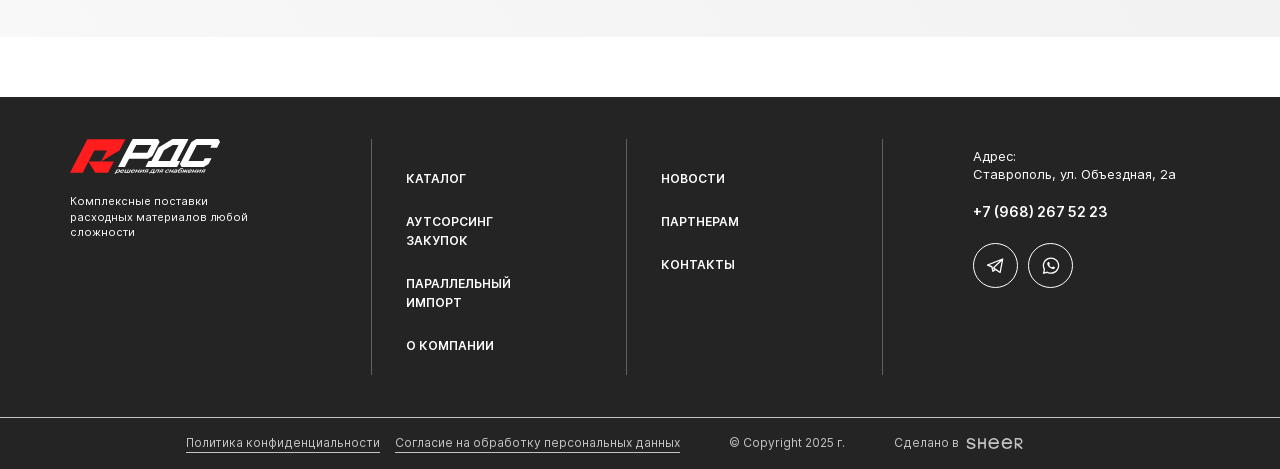
<file: outsourcing.html>
<!DOCTYPE html>
<!--[if lt IE 7]><html lang="ru" class="lt-ie9 lt-ie8 lt-ie7"><![endif]-->
<!--[if IE 7]><html lang="ru" class="lt-ie9 lt-ie8"><![endif]-->
<!--[if IE 8]><html lang="ru" class="lt-ie9"><![endif]-->
<!--[if gt IE 8]><!-->
<html lang="ru">
<!--<![endif]-->

<head>
	<meta charset="utf-8" />
	<title>Заголовок</title>
	<meta http-equiv="X-UA-Compatible" content="IE=edge" />
	<meta name="viewport" content="width=device-width, initial-scale=1, maximum-scale=1">
	<meta name="format-detection" content="telephone=no" />
	<link rel="shortcut icon" href="favicon.png" />
	<link rel="stylesheet" href="libs/bootstrap/bootstrap-grid.css" />
	<link rel="stylesheet" href="libs/fontawesome-free-5.12.0-web/css/all.min.css" />
	<link rel="stylesheet" href="libs/fancybox-master/dist/jquery.fancybox.min.css" />
	<link rel="stylesheet" href="libs/animate/animate.min.css" />
	<link rel="stylesheet" href="libs/slick-1.5.9/slick/slick.css" />
	<link rel="stylesheet" href="css/fonts.css" />
	<link rel="stylesheet" href="css/main.css?ver=1.8" />
	<link rel="stylesheet" href="css/media.css?ver=1.8" />
</head>

<body>

	<div class="wrapper">

		<header class="header">
			<div class="header__top">
				<div class="container">
					<div class="header__wrapper">
						<div class="sandwich">
							<div class="sw-topper"></div>
							<div class="sw-bottom"></div>
							<div class="sw-footer"></div>
						</div>
						<div class="logo-wrap">
							<a href="#" class="logo">
								<img src="img/logo.svg" alt="alt">
							</a>
							<div class="logo-descr">Комплексные поставки расходных материалов любой сложности</div>
						</div>
						<div class="header__location">Адрес: <br>Ставрополь, ул. Объездная, 2а </div>
						<div class="header__right">
							<div class="header-search">
								<div class="header-search__form">
									<form>
										<input type="text" placeholder="Поиск" required="required">
										<button class="btn-search"><i class="far fa-search"></i></button>
									</form>
								</div>
								<div class="open-search"><i class="far fa-search"></i></div>
							</div>
							<a href="tel:+79682675223" class="phone-main">+7 (968) 267 52 23</a>
							<a href="#modal-callback" class="btn-main fancybox">Заказать звонок</a>
							<a href="#" class="header__specification">Спецификация: 1</a>
						</div>
					</div>
				</div>
			</div>
			<div class="header__bottom">
				<div class="container">
					<nav class="menu">
						<ul>
							<li><a href="catalog.html">каталог</a></li>
							<li><a href="outsourcing.html">аутсорсинг закупок</a></li>
							<li><a href="import.html">параллельный импорт</a></li>
							<li><a href="about.html">о компании</a></li>
							<li><a href="news.html">новости</a></li>
							<li><a href="suppliers.html">партнерам</a></li>
							<li><a href="contacts.html">контакты</a></li>
						</ul>
					</nav>
					<div class="show-mobile">
						<div class="header__location">Адрес: <br>Ставрополь, ул. Объездная, 2а </div>
						<a href="tel:+79682675223" class="phone-main">+7 (968) 267 52 23</a>
						<a href="#modal-callback" class="btn-main fancybox">Заказать звонок</a>
						<a href="#" class="header__specification">Спецификация: 1</a>
					</div>
				</div>
			</div>
			<div class="menu-overlay"></div>
		</header>

		<section class="page-inner">
			<div class="container">
				<ul class="breadcrumbs">
					<li><a href="#">Главная</a></li>
					<li>Аутсорсинг закупок</li>
				</ul>
				<div class="billbord-page">
					<div class="row align-items-center">
						<div class="col-lg-6">
							<h1 class="title-section">Аутсорсинг закупок</h1>
							<div class="title-small">Берём на себя подбор, закупку, консолидацию, логистику <br>и документы. KPI: срок, наполнение, экономия</div>
							<div class="billbord-page__text">
								<p>Мы предлагаем нашим клиентам расширить границы и передать функции по закупкам под наше управление. В свою очередь мы гарантируем оперативное и эффективное исполнение всех бизнес-процессов по согласованным заранее тарифным планам.</p>
								<p>По всем совершенным операциям предоставляется детальный отчет в заранее согласованной между сторонами форме. Учитывая, что зачастую в результате сотрудничества с другими нашими клиентами часть необходимой информации известна, то в ходе переговоров с поставщиками мы имеем возможность объединять ваши объемы с потребностями других компаний. В результате синергетического эффекта получаются более интересные коммерческие условия по сравнению с теми, если бы вы сами занимались закупками самостоятельно.</p>
							</div>
						</div>
						<div class="col-lg-6">
							<div class="billbord-page__image">
								<img src="img/billbord1.png" alt="alt">
							</div>
						</div>
					</div>
				</div>
			</div>
		</section>

		<section class="advantages advantages_page">
			<div class="container">
				<h2 class="title-section">Преимущества аутсорсинга</h2>
				<div class="advantages__content">
					<div class="row">
						<div class="col-md-4 col-6 fadeIn wow" data-wow-iteration="1" data-wow-delay="0.3s">
							<div class="item-advantage">
								<div class="title-small"><span>01.</span> Заменяем отдел снабжения </div>
								<div class="item-advantage__content">
									<p>Выгодные и удобные условия работы, вы перекладываете на нас все обязанности отдела снабжения и отдела логистики.</p>
								</div>
							</div>
						</div>
						<div class="col-md-4 col-6 fadeIn wow" data-wow-iteration="1" data-wow-delay="0.5s">
							<div class="item-advantage">
								<div class="title-small"><span>02.</span> Документы и ЭДО</div>
								<div class="item-advantage__content">
									<p>Полный пакет и интеграция с 1С/ERP</p>
								</div>
							</div>
						</div>
						<div class="col-md-4 col-6 fadeIn wow" data-wow-iteration="1" data-wow-delay="0.7s">
							<div class="item-advantage">
								<div class="title-small"><span>03.</span> Работаем с 2014 года</div>
								<div class="item-advantage__content">
									<p>Опыт снабжения для предприятий <br>и дилеров</p>
								</div>
							</div>
						</div>
						<div class="col-md-4 offset-md-4 col-6 fadeIn wow" data-wow-iteration="1" data-wow-delay="0.9s">
							<div class="item-advantage">
								<div class="title-small"><span>04.</span> Персональный менеджер</div>
								<div class="item-advantage__content">
									<p>Детальный отчет в согласованной форме</p>
								</div>
							</div>
						</div>
						<div class="col-md-4 col-6 fadeIn wow" data-wow-iteration="1" data-wow-delay="1.1s">
							<div class="item-advantage">
								<div class="title-small"><span>05.</span> Выгодные коммерческие условия</div>
								<div class="item-advantage__content">
									<p>РДС предлагает более выгодные условия значения</p>
								</div>
							</div>
						</div>
					</div>
				</div>
			</div>
		</section>

		<section class="consultation consultation_page">
			<div class="container">
				<div class="row">
					<div class="col-lg-8">
						<h2 class="title-section">Снабжаем <br>без срыва сроков</h2>
						<div class="title-small">Прикрепите список и получите пресональное предложение аутсорсинга закупок</div>
					</div>
					<div class="col-lg-4">
						<div class="consultation__form">
							<form>
								<div class="consultation__wrap">
									<div class="item-form">
										<input type="text" placeholder="Имя" required>
									</div>
									<div class="item-form">
										<input type="tel" placeholder="Телефон" class="input-phone" inputmode="numeric"
											required>
									</div>
									<div class="item-form">
										<input type="email" placeholder="Почта" inputmode="email" required>
									</div>
									<div class="file-upload">
										<label><input type="file" name="file"><i class="fal fa-paperclip"></i> Прикрепите тех задание</label>
										<div class="name-upload"></div>
									</div>
									<input type="submit" class="btn-main" value="Отправить заявку">
								</div>
								<div class="checkbox">
									<label>
										<input type="checkbox" required checked />
										<span>Я даю согласие на обработку моих персональных данных ООО «РДС» (ИНН 910206342908) в целях обработки заявки и обратной связи. Политика конфиденциальности — <a href="#">по ссылке</a></span>
									</label>
								</div>
							</form>
						</div>
					</div>
				</div>
			</div>
		</section>

		<footer class="footer">
			<div class="container">
				<div class="row">
					<div class="col-lg-3">
						<div class="footer__logo">
							<a href="#" class="logo">
								<img src="img/logo2.svg" alt="alt">
							</a>
							<div class="logo-descr">Комплексные поставки расходных материалов любой сложности</div>
						</div>
					</div>
					<div class="col-lg-3 col-6">
						<div class="footer__column">
							<ul class="footer__nav">
								<li><a href="catalog.html">каталог</a></li>
								<li><a href="outsourcing.html">аутсорсинг закупок</a></li>
								<li><a href="import.html">параллельный импорт</a></li>
								<li><a href="about.html">о компании</a></li>
							</ul>
						</div>
					</div>
					<div class="col-lg-3 col-6">
						<div class="footer__column">
							<ul class="footer__nav">
								<li><a href="news.html">новости</a></li>
								<li><a href="suppliers.html">партнерам</a></li>
								<li><a href="contacts.html">контакты</a></li>
							</ul>
						</div>
					</div>
					<div class="col-lg-3">
						<div class="footer__right">
							<div class="footer__contacts">
								<div class="footer__location">Адрес: <br>Ставрополь, ул. Объездная, 2а </div>
								<a href="tel:+79682675223" class="phone-main">+7 (968) 267 52 23</a>
								<ul class="socials-list">
									<li><a href="#" target="_blank"><img src="img/tg.svg" alt="alt"></a></li>
									<li><a href="#" target="_blank"><img src="img/wp.svg" alt="alt"></a></li>
								</ul>
							</div>
						</div>
					</div>
				</div>
			</div>
			<div class="footer__bottom">
				<div class="container">
					<div class="footer__wrapper">
						<div class="footer__links">
							<a href="#">Политика конфиденциальности</a>
							<a href="#">Согласие на обработку персональных данных</a>
						</div>
						<div class="copyright">© Copyright 2025 г.</div>
						<div class="create">Сделано в <a href="#" target="_blank"><img src="img/sheer.svg" alt="alt"></a></div>
					</div>
				</div>
			</div>
		</footer>

	</div>

	<div id="modal-callback" class="modal-block">
		<div class="form-page">
			<div class="title-section">Остались вопросы?</div>
			<div class="descr-modal">Оставьте заявку и мы свяжемся с Вами</div>
			<form>
				<div class="item-form">
					<input type="text" placeholder="Имя" required>
				</div>
				<div class="item-form">
					<input type="tel" placeholder="Телефон" class="input-phone" inputmode="numeric" required>
				</div>
				<input type="submit" class="btn-main" value="Заказать звонок">
				<div class="checkbox">
					<label>
						<input type="checkbox" required checked />
						<span>Я даю согласие на обработку моих персональных данных ООО «РДС» (ИНН 910206342908) в целях обработки заявки и обратной связи. Политика конфиденциальности — <a href="#">по ссылке</a></span>
					</label>
				</div>
			</form>
		</div>
	</div>

	<!--[if lt IE 9]>
	<script src="libs/html5shiv/es5-shim.min.js"></script>
	<script src="libs/html5shiv/html5shiv.min.js"></script>
	<script src="libs/html5shiv/html5shiv-printshiv.min.js"></script>
	<script src="libs/respond/respond.min.js"></script>
	<![endif]-->
	<script src="libs/jquery/jquery-3.6.0.min.js"></script>
	<script src="libs/fancybox-master/dist/jquery.fancybox.min.js"></script>
	<script src="libs/slick-1.5.9/slick/slick.min.js"></script>
	<script src="libs/animate/wow.min.js"></script>
	<script src="libs/animate/animate-css.js"></script>
	<script src="libs/mask/jquery.maskedinput.js"></script>
	<script src="libs/jQueryFormStyler-master/jquery.formstyler.min.js"></script>
	<script src="libs/jquery-spincrement/jquery.spincrement.min.js"></script>
	<script src="js/common.js?ver=1.8"></script>
	<!-- Yandex.Metrika counter --><!-- /Yandex.Metrika counter -->
	<!-- Google Analytics counter --><!-- /Google Analytics counter -->
</body>

</html>
</file>
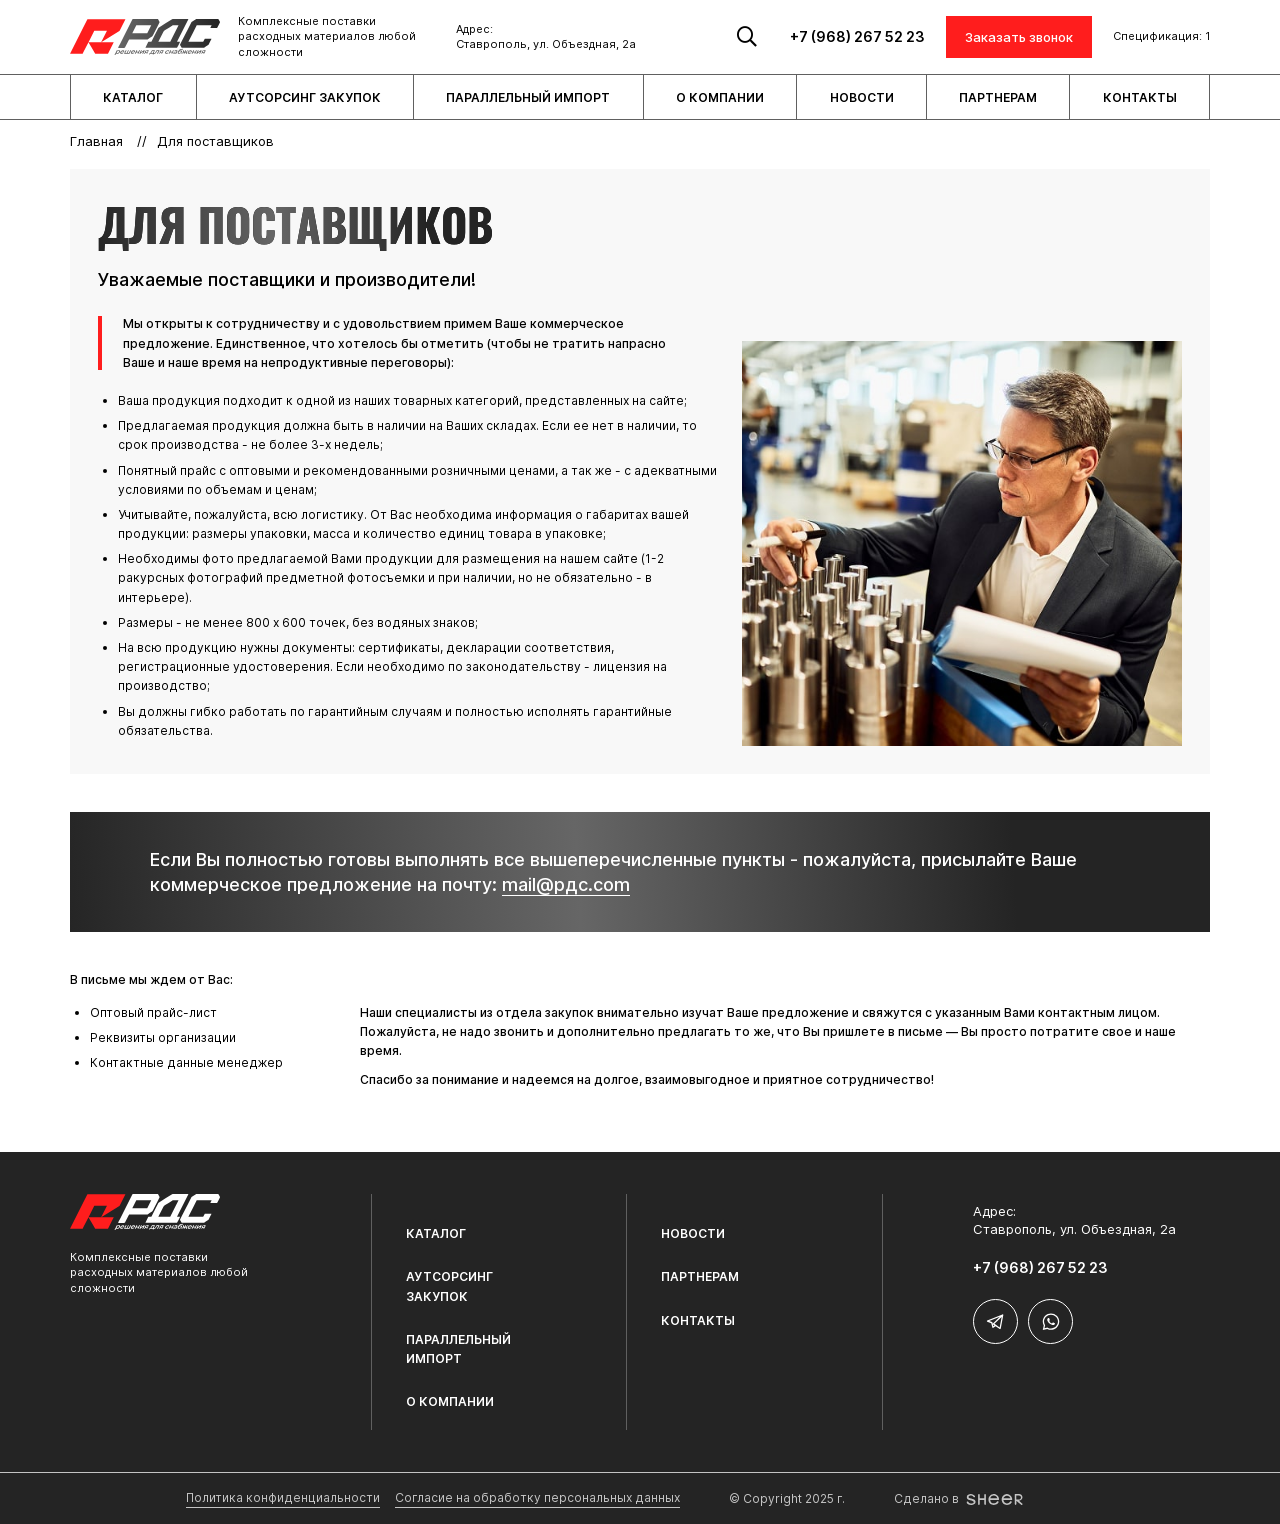
<file: suppliers.html>
<!DOCTYPE html>
<!--[if lt IE 7]><html lang="ru" class="lt-ie9 lt-ie8 lt-ie7"><![endif]-->
<!--[if IE 7]><html lang="ru" class="lt-ie9 lt-ie8"><![endif]-->
<!--[if IE 8]><html lang="ru" class="lt-ie9"><![endif]-->
<!--[if gt IE 8]><!-->
<html lang="ru">
<!--<![endif]-->

<head>
	<meta charset="utf-8" />
	<title>Заголовок</title>
	<meta http-equiv="X-UA-Compatible" content="IE=edge" />
	<meta name="viewport" content="width=device-width, initial-scale=1, maximum-scale=1">
	<meta name="format-detection" content="telephone=no" />
	<link rel="shortcut icon" href="favicon.png" />
	<link rel="stylesheet" href="libs/bootstrap/bootstrap-grid.css" />
	<link rel="stylesheet" href="libs/fontawesome-free-5.12.0-web/css/all.min.css" />
	<link rel="stylesheet" href="libs/fancybox-master/dist/jquery.fancybox.min.css" />
	<link rel="stylesheet" href="libs/animate/animate.min.css" />
	<link rel="stylesheet" href="libs/slick-1.5.9/slick/slick.css" />
	<link rel="stylesheet" href="css/fonts.css" />
	<link rel="stylesheet" href="css/main.css?ver=1.8" />
	<link rel="stylesheet" href="css/media.css?ver=1.8" />
</head>

<body>

	<div class="wrapper">

		<header class="header">
			<div class="header__top">
				<div class="container">
					<div class="header__wrapper">
						<div class="sandwich">
							<div class="sw-topper"></div>
							<div class="sw-bottom"></div>
							<div class="sw-footer"></div>
						</div>
						<div class="logo-wrap">
							<a href="#" class="logo">
								<img src="img/logo.svg" alt="alt">
							</a>
							<div class="logo-descr">Комплексные поставки расходных материалов любой сложности</div>
						</div>
						<div class="header__location">Адрес: <br>Ставрополь, ул. Объездная, 2а </div>
						<div class="header__right">
							<div class="header-search">
								<div class="header-search__form">
									<form>
										<input type="text" placeholder="Поиск" required="required">
										<button class="btn-search"><i class="far fa-search"></i></button>
									</form>
								</div>
								<div class="open-search"><i class="far fa-search"></i></div>
							</div>
							<a href="tel:+79682675223" class="phone-main">+7 (968) 267 52 23</a>
							<a href="#modal-callback" class="btn-main fancybox">Заказать звонок</a>
							<a href="#" class="header__specification">Спецификация: 1</a>
						</div>
					</div>
				</div>
			</div>
			<div class="header__bottom">
				<div class="container">
					<nav class="menu">
						<ul>
							<li><a href="catalog.html">каталог</a></li>
							<li><a href="outsourcing.html">аутсорсинг закупок</a></li>
							<li><a href="import.html">параллельный импорт</a></li>
							<li><a href="about.html">о компании</a></li>
							<li><a href="news.html">новости</a></li>
							<li><a href="suppliers.html">партнерам</a></li>
							<li><a href="contacts.html">контакты</a></li>
						</ul>
					</nav>
					<div class="show-mobile">
						<div class="header__location">Адрес: <br>Ставрополь, ул. Объездная, 2а </div>
						<a href="tel:+79682675223" class="phone-main">+7 (968) 267 52 23</a>
						<a href="#modal-callback" class="btn-main fancybox">Заказать звонок</a>
						<a href="#" class="header__specification">Спецификация: 1</a>
					</div>
				</div>
			</div>
			<div class="menu-overlay"></div>
		</header>

		<section class="page-inner page-inner_suppliers">
			<div class="container">
				<ul class="breadcrumbs">
					<li><a href="#">Главная</a></li>
					<li>Для поставщиков</li>
				</ul>
				<div class="billbord-page billbord-page_about">
					<div class="row align-items-end">
						<div class="col-lg-7">
							<h1 class="title-section">Для поставщиков</h1>
							<div class="title-small">Уважаемые поставщики и производители!</div>
							<div class="billbord-page__text">
								<blockquote>
									<p>Мы открыты к сотрудничеству и с удовольствием примем Ваше коммерческое предложение. Единственное, что хотелось бы отметить (чтобы не тратить напрасно Ваше и наше время на непродуктивные переговоры):</p>
								</blockquote>
								<ul>
									<li>Ваша продукция подходит к одной из наших товарных категорий, представленных на сайте;</li>
									<li>Предлагаемая продукция должна быть в наличии на Ваших складах. Если ее нет в наличии, то срок производства - не более 3-х недель;</li>
									<li>Понятный прайс с оптовыми и рекомендованными розничными ценами, а так же - с адекватными условиями по объемам и ценам;</li>
									<li>Учитывайте, пожалуйста, всю логистику. От Вас необходима информация о габаритах вашей продукции: размеры упаковки, масса и количество единиц товара в упаковке;</li>
									<li>Необходимы фото предлагаемой Вами продукции для размещения на нашем сайте (1-2 ракурсных фотографий предметной фотосъемки и при наличии, но не обязательно - в интерьере).</li>
									<li>Размеры - не менее 800 x 600 точек, без водяных знаков;</li>
									<li>На всю продукцию нужны документы: сертификаты, декларации соответствия, регистрационные удостоверения. Если необходимо по законодательству - лицензия на производство;</li>
									<li>Вы должны гибко работать по гарантийным случаям и полностью исполнять гарантийные обязательства.</li>
								</ul>
							</div>
						</div>
						<div class="col-lg-5">
							<div class="billbord-page__picture">
								<img src="img/suppliers.jpg" alt="alt">
							</div>
						</div>
					</div>
				</div>
				<div class="info-block">
					<div class="title-small">Если Вы полностью готовы выполнять все вышеперечисленные пункты - пожалуйста, присылайте Ваше коммерческое предложение на почту: <a href="mailto:mail@рдс.com">mail@рдс.com</a></div>
				</div>
				<div class="info-text">
					<div class="info-text__title">В письме мы ждем от Вас:</div>
					<div class="row">
						<div class="col-lg-3">
							<ul>
								<li>Оптовый прайс-лист</li>
								<li>Реквизиты организации</li>
								<li>Контактные данные менеджер</li>
							</ul>
						</div>
						<div class="col-lg-9">
							<div class="info-text__text">
								<p>Наши специалисты из отдела закупок внимательно изучат Ваше предложение и свяжутся с указанным Вами контактным лицом. Пожалуйста, не надо звонить и дополнительно предлагать то же, что Вы пришлете в письме — Вы просто потратите свое и наше время.</p>
								<p>Спасибо за понимание и надеемся на долгое, взаимовыгодное и приятное сотрудничество!</p>
							</div>
						</div>
					</div>
				</div>
			</div>
		</section>

		<footer class="footer">
			<div class="container">
				<div class="row">
					<div class="col-lg-3">
						<div class="footer__logo">
							<a href="#" class="logo">
								<img src="img/logo2.svg" alt="alt">
							</a>
							<div class="logo-descr">Комплексные поставки расходных материалов любой сложности</div>
						</div>
					</div>
					<div class="col-lg-3 col-6">
						<div class="footer__column">
							<ul class="footer__nav">
								<li><a href="catalog.html">каталог</a></li>
								<li><a href="outsourcing.html">аутсорсинг закупок</a></li>
								<li><a href="import.html">параллельный импорт</a></li>
								<li><a href="about.html">о компании</a></li>
							</ul>
						</div>
					</div>
					<div class="col-lg-3 col-6">
						<div class="footer__column">
							<ul class="footer__nav">
								<li><a href="news.html">новости</a></li>
								<li><a href="suppliers.html">партнерам</a></li>
								<li><a href="contacts.html">контакты</a></li>
							</ul>
						</div>
					</div>
					<div class="col-lg-3">
						<div class="footer__right">
							<div class="footer__contacts">
								<div class="footer__location">Адрес: <br>Ставрополь, ул. Объездная, 2а </div>
								<a href="tel:+79682675223" class="phone-main">+7 (968) 267 52 23</a>
								<ul class="socials-list">
									<li><a href="#" target="_blank"><img src="img/tg.svg" alt="alt"></a></li>
									<li><a href="#" target="_blank"><img src="img/wp.svg" alt="alt"></a></li>
								</ul>
							</div>
						</div>
					</div>
				</div>
			</div>
			<div class="footer__bottom">
				<div class="container">
					<div class="footer__wrapper">
						<div class="footer__links">
							<a href="#">Политика конфиденциальности</a>
							<a href="#">Согласие на обработку персональных данных</a>
						</div>
						<div class="copyright">© Copyright 2025 г.</div>
						<div class="create">Сделано в <a href="#" target="_blank"><img src="img/sheer.svg" alt="alt"></a></div>
					</div>
				</div>
			</div>
		</footer>

	</div>

	<div id="modal-callback" class="modal-block">
		<div class="form-page">
			<div class="title-section">Остались вопросы?</div>
			<div class="descr-modal">Оставьте заявку и мы свяжемся с Вами</div>
			<form>
				<div class="item-form">
					<input type="text" placeholder="Имя" required>
				</div>
				<div class="item-form">
					<input type="tel" placeholder="Телефон" class="input-phone" inputmode="numeric" required>
				</div>
				<input type="submit" class="btn-main" value="Заказать звонок">
				<div class="checkbox">
					<label>
						<input type="checkbox" required checked />
						<span>Я даю согласие на обработку моих персональных данных ООО «РДС» (ИНН 910206342908) в целях обработки заявки и обратной связи. Политика конфиденциальности — <a href="#">по ссылке</a></span>
					</label>
				</div>
			</form>
		</div>
	</div>

	<!--[if lt IE 9]>
	<script src="libs/html5shiv/es5-shim.min.js"></script>
	<script src="libs/html5shiv/html5shiv.min.js"></script>
	<script src="libs/html5shiv/html5shiv-printshiv.min.js"></script>
	<script src="libs/respond/respond.min.js"></script>
	<![endif]-->
	<script src="libs/jquery/jquery-3.6.0.min.js"></script>
	<script src="libs/fancybox-master/dist/jquery.fancybox.min.js"></script>
	<script src="libs/slick-1.5.9/slick/slick.min.js"></script>
	<script src="libs/animate/wow.min.js"></script>
	<script src="libs/animate/animate-css.js"></script>
	<script src="libs/mask/jquery.maskedinput.js"></script>
	<script src="libs/jQueryFormStyler-master/jquery.formstyler.min.js"></script>
	<script src="libs/jquery-spincrement/jquery.spincrement.min.js"></script>
	<script src="js/common.js?ver=1.8"></script>
	<!-- Yandex.Metrika counter --><!-- /Yandex.Metrika counter -->
	<!-- Google Analytics counter --><!-- /Google Analytics counter -->
</body>

</html>
</file>
<file: css/fonts.css>
@font-face {
    font-family: 'Inter';
    src: local('Inter Extra Light'), local('Inter-Extra-Light'),
        url('../fonts/Inter-ExtraLight.woff2') format('woff2'),
        url('../fonts/Inter-ExtraLight.woff') format('woff'),
        url('../fonts/Inter-ExtraLight.ttf') format('truetype');
    font-weight: 200;
    font-style: normal;
  }
@font-face {
	font-family: 'Inter';
	src: local('Inter Regular'), local('Inter-Regular'),
	url('../fonts/Inter-Regular.woff2') format('woff2'),
	url('../fonts/Inter-Regular.woff') format('woff'),
	url('../fonts/Inter-Regular.ttf') format('truetype');
	font-weight: normal;
	font-style: normal;
}
@font-face {
	font-family: 'Inter';
	src: local('Inter Medium'), local('Inter-Medium'),
	url('../fonts/Inter-Medium.woff2') format('woff2'),
	url('../fonts/Inter-Medium.woff') format('woff'),
	url('../fonts/Inter-Medium.ttf') format('truetype');
	font-weight: 500;
	font-style: normal;
}
@font-face {
	font-family: 'Inter';
	src: local('Inter Semi Bold'), local('Inter-Semi-Bold'),
	url('../fonts/Inter-SemiBold.woff2') format('woff2'),
	url('../fonts/Inter-SemiBold.woff') format('woff'),
	url('../fonts/Inter-SemiBold.ttf') format('truetype');
	font-weight: 600;
	font-style: normal;
}
@font-face {
	font-family: 'Inter';
	src: local('Inter Bold'), local('Inter-Bold'),
	url('../fonts/Inter-Bold.woff2') format('woff2'),
	url('../fonts/Inter-Bold.woff') format('woff'),
	url('../fonts/Inter-Bold.ttf') format('truetype');
	font-weight: 700;
	font-style: normal;
}
@font-face {
    font-family: 'Oswald';
    src: local('Oswald Bold'), local('Oswald-Bold'),
        url('../fonts/Oswald-Bold.woff2') format('woff2'),
        url('../fonts/Oswald-Bold.woff') format('woff'),
        url('../fonts/Oswald-Bold.ttf') format('truetype');
    font-weight: 700;
    font-style: normal;
  }
</file>
<file: css/main.css>
*::-webkit-input-placeholder {
	color: #666;
	opacity: 1;
}
*:-moz-placeholder {
	color: #666;
	opacity: 1;
}
*::-moz-placeholder {
	color: #666;
	opacity: 1;
}
*:-ms-input-placeholder {
	color: #666;
	opacity: 1;
}

body {
	font-family: 'Inter';
	font-size: 16px;
	line-height: 160%;
	color: #000;
	overflow-x: hidden;
	margin: 0;
	background: #fff;
}
button {
	cursor: pointer;
}
button, input, optgroup, select, textarea {
	font-family: inherit;
}
input {
	-webkit-appearance: none;
	-moz-appearance: none;
	appearance: none;
}
button,
textarea,
input.text,
input[type="text"],
input[type="button"],
input[type="submit"] {
	-webkit-appearance: none;
}
*:link,
*:visited,
*:hover,
*:focus,
*:active {
	outline: 0;
	-webkit-tap-highlight-color: transparent;
}
a, button, input, img {
	transition: all 0.3s;
}
h1, h2, h3, h4, h5, h6 {
	padding: 0;
	margin: 0;
	font-weight: normal;
}
.wrapper {
	padding-top: 146px;
	overflow: hidden;
}
a {
	text-decoration: none;
	outline: none;
}
* {
	outline: none !important;
}
ul {
	padding: 0;
	margin: 0;
}
ul li {
	list-style-type: none;
	outline: none;
}
img {
	outline: none;
	display: block;
}
p {
	padding: 0;
	margin: 0;
}
form {
	margin: 0;
}

.header {
	position: fixed;
	top: 0;
	left: 0;
	width: 100%;
	z-index: 700;
	background: #fff;
	transition: all 0.3s;
}
.header.nav-up {
	transform: translateY(-148px);
}
.header.nav-down {
	transform: translateY(0);
}
.header__top {
	padding: 22px 0;
	font-size: 14px;
	line-height: 140%;
}
.header__wrapper {
	display: flex;
	align-items: center;
	justify-content: space-between;
}
.logo-wrap {
	gap: 33px;
	display: flex;
	align-items: center;
}
.logo img {
	width: 205px;
	height: auto;
}
.logo-descr {
	width: 263px;
}
.header__location {
	max-width: 310px;
	margin-left: 65px;
}
.header__right {
	gap: 27px;
	margin-left: auto;
	display: flex;
	align-items: center;
}
.phone-main {
	font-size: 16px;
	color: #000;
	font-weight: 600;
}
.header .btn-main {
	height: 44px;
	padding: 0 20px;
	font-size: 14px;
}
.header__bottom {
	border-top: 1px solid #606060;
	border-bottom: 1px solid #606060;
}
.menu>ul {
	display: flex;
	align-items: center;
}
.menu>ul>li {
	flex-grow: 1;
}
.menu>ul>li>a {
	height: 52px;
	border-left: 1px solid #606060;
	font-weight: 600;
	text-transform: uppercase;
	color: #000;
	display: flex;
	align-items: center;
	justify-content: center;
}
.menu>ul>li:last-child>a {
	border-right: 1px solid #606060;
}
.header-search .header-search__form {
	width: 0;
	right: 0px;
	overflow: hidden;
	position: absolute;
	transition: all 0.3s;
}
.header-search.active .header-search__form {
	width: 650px;
}
.header-search input {
	height: 45px;
	padding: 0 20px;
	font-size: 14px;
	font-family: 'Inter';
	width: 100%;
	background-color: #fff;
	color: #000;
	border: 1px solid #000;
}
.btn-search {
	top: 0;
	right: 0px;
	bottom: 0;
	margin: auto;
	border: none;
	position: absolute;
}
.btn-search img {
	filter: brightness(0) invert(1);
}
.header-search {
	position: relative;
}
.btn-search,
.open-search {
	font-size: 22px;
	width: 45px;
	height: 45px;
	display: flex;
	align-items: center;
	justify-content: center;
	cursor: pointer;
	transition: all 0.3s;
	padding: 0;
	border: none;
	background: transparent;
}
.header__specification {
	color: #000;
	border-bottom: 1px transparent solid;
}

.billbord {
	background: #f0f0f0;
}
.billbord__image {
	margin-left: -40px;
}
.title-section {
	font-size: 72px;
	line-height: 120%;
	font-weight: 700;
	font-family: 'Oswald';
	text-transform: uppercase;
	background: linear-gradient(266.51deg, #242424 17.35%, #666666 55.42%, #242424 100.93%), #000000;
	-webkit-background-clip: text;
	-webkit-text-fill-color: transparent;
	background-clip: text;
	text-fill-color: transparent;
	display: inline-block;
	vertical-align: middle;
}
.text-page {
	font-size: 18px;
	line-height: 160%;
}
.billbord .title-section {
	margin-bottom: 45px;
}
.billbord__buttons {
	padding-top: 100px;
	gap: 22px;
	display: flex;
	align-items: center;
}
.btn-main {
	height: 54px;
	padding: 0 24px;
	font-size: 16px;
	line-height: 140%;
	font-weight: 500;
	background: #ff1d1d;
	border: 1px solid #ff1d1d;
	display: inline-flex;
	align-items: center;
	justify-content: center;
	text-align: center;
	cursor: pointer;
	font-family: 'Inter';
	transition: all 0.3s;
	color: #fff;
}
.btn-main.btn-main_page {
	background: #000;
	border-color: #000;
}
.row>div {
	padding: 0 12px;
}
.row {
	margin: 0 -12px;
}

.benefits {
	padding-top: 90px;
	padding-bottom: 84px;
}
.item-benefit {
	padding: 36px 56px;
	min-height: 100%;
	border-left: 1px solid #606060;
}
.item-benefit__icon {
	width: 48px;
	height: 48px;
	display: flex;
	align-items: center;
	justify-content: center;
}
.item-benefit__icon img {
	max-width: 100%;
	max-height: 100%;
}
.title-small {
	font-size: 24px;
	line-height: 140%;
	font-weight: 500;
}
.item-benefit__icon,
.item-benefit .title-small {
	margin-bottom: 40px;
}

.advantages {
	padding-top: 39px;
	padding-bottom: 44px;
	background-image: url(../img/bg_avd.svg);
	background-repeat: no-repeat;
	background-position: center;
	background-size: cover;
}
.advantages .title-section {
	margin-bottom: 85px;
}
.steps__value,
.advantages__value {
	font-size: 250px;
	margin-bottom: 3px;
	line-height: 120%;
	text-transform: uppercase;
	background: linear-gradient(295.2deg, #242424 18.87%, #666666 51.92%, #242424 91.43%), #000000;
	-webkit-background-clip: text;
	-webkit-text-fill-color: transparent;
	background-clip: text;
	text-fill-color: transparent;
	font-family: 'Oswald';
	font-weight: 700;
}
.advantages__value+.title-small {
	max-width: 195px;
}
.item-advantage .title-small span {
	color: #ff1d1d;
}
.item-advantage .title-small {
	gap: 24px;
	display: flex;
	align-items: center;
}
.advantages__content {
	margin-left: -30px;
	padding-top: 57px;
}
.item-advantage__content {
	padding-left: 57px;
	padding-top: 11px;
}
.advantages__content .row>div {
	margin-bottom: 124px;
}
.advantages__content .row {
	margin-bottom: -124px;
}

.categories {
	padding-top: 124px;
}
.categories .title-section {
	margin-bottom: 60px;
}
.row.row_categories>div {
	padding: 0;
}
.row.row_categories {
	margin: 0;
}
.item-category {
	height: 394px;
	padding: 36px 50px;
	padding-bottom: 39px;
	border: 1px solid #606060;
	border-left: none;
	border-top: none;
	display: flex;
	flex-direction: column;
	align-items: flex-start;
	position: relative;
	z-index: 1;
}

.item-category .title-small {
	margin-bottom: 22px;
	color: #000;
	display: block;
}
.item-category ul a {
	color: #000;
	border-bottom: 1px transparent solid;
}
.item-category .btn-simple {
	margin-left: -10px;
	margin-top: auto;
}
.btn-simple {
	font-size: 14px;
	padding: 10px;
	line-height: 160%;
	color: #606060;
	display: inline-flex;
	align-items: center;
	justify-content: center;
	border: 1px solid #f0f0f0;
}
.item-category__image {
	top: 0;
	right: 0;
	z-index: -1;
	position: absolute;
	pointer-events: none;
}
.item-category_bottom .item-category__image {
	bottom: 0;
	top: auto;
}
.more-categories {
	background: #f8f8f8;
	display: flex;
	align-items: center;
	justify-content: center;
	height: 100%;
}

.steps {
	padding: 90px 0;
	overflow: hidden;
}
.steps .title-section {
	margin-bottom: 67px;
}
.item-step {
	padding: 48px;
	padding-left: 0;
	display: flex;
	align-items: flex-start;
	position: relative;
}
.item-step::before {
	position: absolute;
	display: block;
	content: " ";
	top: 0;
	left: 0;
	width: 2000px;
	height: 1px;
	background: #000;
}
.item-step:last-child::after {
	position: absolute;
	display: block;
	content: " ";
	bottom: 0;
	left: 0;
	width: 2000px;
	height: 1px;
	background: #000;
}
.item-step__title {
	width: 42%;
	font-size: 30px;
	gap: 72px;
	line-height: 140%;
	font-weight: 500;
	display: flex;
	align-items: center;
}
.item-step__title span {
	font-size: 24px;
	color: #ff1d1d;
}
.item-step__content {
	width: 33.2%;
	font-size: 18px;
	line-height: 160%;
}
.item-step .btn-main {
	padding: 0 48px;
	margin: 0 auto;
	align-self: center;
}
.steps__wrap {
	padding-top: 59px;
}

.consultation {
	padding: 89px 0;
	margin-bottom: 94px;
	background: linear-gradient(53deg, #f8f8f8 0%, #f0f0f0 100%);
}
.consultation .title-section {
	font-size: 96px;
	margin-bottom: 39px;
	line-height: 120%;
}
.consultation .title-small {
	font-weight: 400;
}
.item-form {
	margin-bottom: 14px;
}
.item-form textarea,
.file-upload label,
.item-form input {
	height: 54px;
	font-size: 14px;
	padding: 0 20px;
	line-height: 160%;
	background: #fff;
	border: none;
	font-family: 'Inter';
	width: 100%;
}
.item-form textarea {
	height: 190px;
	padding-top: 16px;
	resize: none;
}
.consultation__form .btn-main {
	margin-top: 31px;
	width: 100%;
}
.file-upload input {
	width: 0 !important;
	height: 0 !important;
	padding: 0 !important;
	opacity: 0 !important;
	position: absolute;
	top: 0;
	left: 0;
}
.file-upload label {
	gap: 17px;
	background: #f0f0f0;
	color: #666;
	border-radius: 6px;
	display: flex;
	align-items: center;
	cursor: pointer;
	transition: all 0.3s;
	position: relative;
}
.file-upload label i {
	font-size: 22px;
}
.file-upload {
	position: relative;
}
.name-upload {
	position: absolute;
	top: 100%;
	left: 0;
	margin-top: 2px;
	font-size: 12px;
	line-height: 15px;
}
.checkbox {
	font-size: 12px;
	margin-top: 42px;
	color: rgba(42, 41, 34, 0.45);
	line-height: normal;
	line-height: 150%;
}
.checkbox a {
	color: rgba(42, 41, 34, 0.45);
	border-bottom: 1px rgba(42, 41, 34, 0.45) solid;
}
.checkbox label {
	gap: 10px;
	position: relative;
	display: flex;
	align-items: flex-start;
	cursor: pointer;
}
.checkbox label input {
	width: 19px;
	height: 19px;
	border: none;
	margin: 0;
	-webkit-appearance: none;
	-moz-appearance: none;
	appearance: none;
	border: 1px solid rgba(42, 41, 34, 0.45);
	position: relative;
	flex: none;
	cursor: pointer;
}
.checkbox label input::before {
	position: absolute;
	top: 0px;
	left: 0px;
	width: 100%;
	height: 100%;
	content: "\f00c";
	display: -webkit-flex;
	display: -moz-flex;
	display: -ms-flex;
	display: -o-flex;
	display: flex;
	align-items: center;
	justify-content: center;
	-moz-osx-font-smoothing: grayscale;
	-webkit-font-smoothing: antialiased;
	font-style: normal;
	font-variant: normal;
	text-rendering: auto;
	line-height: 1;
	font-family: "Font Awesome 5 Pro";
	font-weight: 700;
	background-image: none;
	color: rgba(42, 41, 34, 0.45);
	font-size: 11px;
	opacity: 0;
	transition: .2s;
}
.checkbox input:checked:before {
	opacity: 1;
}
.consultation__wrap {
	max-width: 402px;
}

.footer {
	padding-top: 42px;
	background: #242424;
	color: #fff;
}
.footer__nav li {
	margin-bottom: 32px;
	font-weight: 600;
	text-transform: uppercase;
}
.footer__nav li:last-child {
	margin-bottom: 0;
}
.footer__nav a {
	color: #fff;
}
.footer__column {
	padding: 39px 50px;
	padding-bottom: 24px;
	min-height: 100%;
	border-left: 1px solid #606060;
}
.footer .row>div:nth-child(2) .footer__column {
	margin-left: 70px;
	margin-right: 34px;
}
.footer .row>div:nth-child(3) .footer__column {
	margin-left: -24px;
	max-width: 324px;
	border-right: 1px solid #606060;
}
.footer .logo-descr {
	font-size: 14px;
	margin-top: 21px;
	line-height: 140%;
}
.footer__location {
	font-size: 14px;
	margin-bottom: 19px;
	line-height: 140%;
}
.footer__right {
	padding-top: 8px;
	padding-right: 30px;
	display: flex;
	justify-content: flex-end;
}
.footer .phone-main {
	color: #fff;
}
.socials-list {
	gap: 10px;
	display: flex;
	align-items: center;
}
.socials-list a {
	width: 50px;
	height: 50px;
	display: flex;
	align-items: center;
	justify-content: center;
	border: 1px solid #fff;
	border-radius: 50%;
}
.socials-list img {
	width: 24px;
	height: auto;
}
.footer__right .socials-list {
	margin-top: 21px;
}
.footer__bottom {
	font-size: 14px;
	padding: 20px 0;
	margin-top: 67px;
	color: #c4c4c4;
	border-top: 1px solid #c4c4c4;
	line-height: 150%;
}
.footer__wrapper {
	gap: 85px;
	padding-left: 278px;
	display: flex;
	align-items: center;
}
.footer__links a {
	color: #c4c4c4;
	border-bottom: 1px #c4c4c4 solid;
}
.footer__links {
	gap: 15px;
	display: flex;
	align-items: center;
}
.create img {
	display: inline-block;
	margin-left: 4px;
	vertical-align: middle;
}

.breadcrumbs {
	padding-top: 16px;
	padding-bottom: 20px;
	font-size: 14px;
	display: flex;
	align-items: center;
	flex-wrap: wrap;
}
.breadcrumbs a {
	color: #000;
	border-bottom: 1px solid transparent;
}
.breadcrumbs li::after {
	content: " // ";
	margin: 0 10px;
}
.breadcrumbs li:last-child::after {
	display: none;
}
.page-catalog {
	padding-bottom: 95px;
}
.filter-list {
	margin-bottom: 33px;
	margin-top: 23px;
	display: flex;
	align-items: center;
	flex-wrap: wrap;
}
.filter-list a {
	padding: 10px 48px;
	border: 1px solid #000;
	font-weight: 500;
	color: #000;
	display: block;
}
.filter-list .active a {
	background: #ff1d1d;
	border-color: #ff1d1d;
	color: #fff;
}
.item-catalog {
	padding: 27px 32px;
	min-height: 100%;
	display: flex;
	flex-direction: column;
	align-items: flex-start;
	border: 1px solid #606060;
	border-left: none;
	border-top: none;
}
.item-catalog__image {
	height: 265px;
	margin-bottom: 14px;
	width: 100%;
	display: flex;
	align-items: center;
	justify-content: center;
}
.item-catalog__image img {
	max-width: 100%;
	max-height: 100%;
}
.item-catalog__title {
	font-size: 18px;
	margin-bottom: 30px;
	line-height: 140%;
	font-weight: 500;
	color: #000;
	display: block;
	width: 100%;
}
.item-catalog__buttons {
	gap: 12px;
	width: 100%;
	margin-top: auto;
	display: flex;
	align-items: center;
	justify-content: space-between;
}
.item-catalog__buttons .btn-main {
	height: 44px;
	font-size: 14px;
	flex-grow: 1;
	padding: 0 10px;
}
.btn-main.btn-main_custom {
	border: 1px solid #000;
	color: #000;
	background: transparent;
}
.row.row_catalog>div {
	padding: 0;
}
.row.row_catalog {
	margin: 0;
}
.pager {
	height: 42px;
	margin-top: 58px;
	gap: 86px;
	position: relative;
	display: flex;
	align-items: center;
	justify-content: center;
	position: relative;
}
.page-numbers {
	font-size: 20px;
	line-height: 160%;
	color: #000;
}
.page-numbers.current {
	color: #ff1d1d;
}
.prev.page-numbers,
.next.page-numbers {
	width: 42px;
	height: 42px;
	color: #000;
	border: 1px solid #606060;
	display: flex;
	align-items: center;
	justify-content: center;
	position: absolute;
	top: 0;
	bottom: 0;
	margin: auto;
	display: flex;
	align-items: center;
	justify-content: center;
}
.prev.page-numbers {
	left: 0px;
}
.next.page-numbers {
	right: 0px;
}
.page-catalog .title-section {
	margin-bottom: 19px;
}
.sidebar-catalog {
	background: #f8f8f8;
}
.item-sidebar {
	border-top: 1px solid #606060;
}
.item-sidebar__head {
	font-size: 20px;
	line-height: 140%;
	font-weight: 500;
	display: flex;
	align-items: center;
	justify-content: space-between;
}
.item-sidebar_haschild .item-sidebar__head {
	cursor: pointer;
}
.item-sidebar__content,
.item-sidebar__head {
	padding: 16px 24px;
}
.checkbox.checkbox_page {
	font-size: inherit;
	color: #000;
	line-height: 160%;
	margin: 0;
}
.checkbox.checkbox_page label {
	gap: 18px;
}
.checkbox.checkbox_page label input {
	width: 26px;
	height: 26px;
	border: 1px solid #c4c4c4;
	border-radius: 3px;
	background: #fff;
}
.checkbox.checkbox_page label input::before {
	font-size: 16px;
	color: #000;
	font-weight: 400;
}
.item-sidebar__content .checkbox {
	margin-bottom: 16px;
}
.item-sidebar__content {
	padding-top: 6px;
}
.item-sidebar_haschild .item-sidebar__content {
	display: none;
}
.item-sidebar__head i {
	transition: all 0.3s;
}
.item-sidebar.active .item-sidebar__head i {
	transform: rotate(180deg);
}
.search-page {
	position: relative;
}
.search-page input {
	height: 40px;
	padding: 0 15px;
	padding-right: 45px;
	border: 1px solid #c4c4c4;
	border-radius: 3px;
	background: #fff;
	width: 100%;
	font-family: 'Inter';
}
.item-sidebar .search-page {
	margin-bottom: 18px;
}
.search-page__btn {
	width: 45px;
	font-size: 18px;
	color: #000;
	top: 0;
	right: 0;
	position: absolute;
	padding: 0;
	border: none;
	background: transparent;
	display: flex;
	align-items: center;
	justify-content: center;
	height: 100%;
	cursor: pointer;
}
.item-sidebar__content:first-child {
	padding-top: 28px;
}

.image-card {
	height: 516px;
	padding: 20px;
	display: flex;
	align-items: center;
	justify-content: center;
	border: 1px solid #606060;
}
.image-card img {
	max-width: 100%;
	max-height: 100%;
}
.page-card {
	padding-bottom: 60px;
}
.card-content {
	max-width: 686px;
	margin-left: 20px;
}
.articul {
	margin-bottom: 10px;
	color: #606060;
}
.title-card {
	font-size: 32px;
	margin-bottom: 10px;
	font-weight: 500;
	line-height: 140%;
}
.availability {
	padding-bottom: 18px;
	margin-bottom: 18px;
	border-bottom: 1px solid #c4c4c4;
}
.features {
	padding-bottom: 18px;
	margin-bottom: 18px;
	border-bottom: 1px solid #c4c4c4;
}
.feature {
	margin-bottom: 10px;
	gap: 5px;
	display: flex;
	align-items: flex-end;
	justify-content: space-between;
}
.feature__value {
	order: 2;
	text-align: right;
}
.feature:last-child {
	margin-bottom: 0;
}
.feature::after {
	position: relative;
	display: block;
	content: " ";
	flex: 1;
	top: -5px;
	border-bottom: 2px dotted #000;
}
.price-card {
	font-size: 24px;
	line-height: 140%;
	font-weight: 500;
}
.quantity {
	width: 148px;
	height: 52px;
	border: 1px solid #c4c4c4;
	border-radius: 6px;
	display: flex;
}
.quantity-button {
	flex: 1;
	border: none;
	background-color: transparent;
	font-size: 18px;
	font-weight: 500;
	color: #000;
	font-family: 'Inter';
	display: flex;
	align-items: center;
	justify-content: center;
	cursor: pointer;
}
.quantity input {
	flex: 1;
	width: 100%;
	font-size: 16px;
	color: #000;
	border: none;
	font-weight: 500;
	font-family: 'Inter';
	text-align: center;
	background-color: transparent;
}
input[type=number]::-webkit-inner-spin-button,
input[type=number]::-webkit-outer-spin-button {
	-webkit-appearance: none;
	margin: 0;
}
input[type=number] {
	-moz-appearance: textfield;
}
.card-actions {
	margin-top: 20px;
	gap: 20px;
	display: flex;
	align-items: center;
}
.card-actions .btn-main {
	height: 52px;
	font-size: 14px;
	padding: 0 20px;
}
.tabs {
	gap: 10px;
	display: flex;
	align-items: center;
}
.tabs a {
	font-size: 20px;
	padding: 0px 30px 12px;
	border-bottom: 2px solid #c4c4c4;
	display: block;
	text-align: center;
	line-height: 140%;
	color: #000;
	font-weight: 500;
}
.tabs .active a {
	border-color: #ff1d1d;
}
.page-card .tabs {
	margin-top: 36px;
}
.tab-container {
	padding-top: 36px;
}
.tab-pane {
	display: none;
}
.tab-pane:first-child {
	display: block;
}
.recomendations {
	padding-bottom: 95px;
}
.recomendations .title-section {
	margin-bottom: 40px;
}
.row.row_catalog_full>div {
	padding: 0;
}
.row.row_catalog_full {
	margin: 0;
}

.page-contacts {
	padding-bottom: 95px;
}
.form-page {
	padding: 36px;
	padding-top: 29px;
	background: #f8f8f8;
}
.title-form {
	font-size: 32px;
	margin-bottom: 31px;
	line-height: 140%;
	font-weight: 500;
	text-align: center;
}
.form-page .row>div {
	padding: 0 8px;
}
.form-page .row {
	margin: 0 -8px;
}
.form-page .btn-main {
	width: 100%;
}
.m-auto {
	margin: 0 auto;
}
#map {
	height: 478px;
	margin-top: 90px;
	width: 100%;
	background: #f8f8f8;
}
.item-contact strong {
	font-weight: 600;
}
.item-contact a {
	color: #000;
}
.item-contact p {
	margin: 0;
}
.item-contact .title-small {
	margin-bottom: 16px;
}
.item-contact {
	margin-top: 47px;
}
.text-contacts {
	margin-top: 61px;
}
.form-page .checkbox {
	margin-top: 25px;
	padding: 0 16px;
}
.form-page .checkbox label {
	justify-content: center;
}
.row>div:nth-child(even)>.item-contact {
	margin-left: 50px;
}

.page-news {
	padding-top: 24px;
	padding-bottom: 95px;
}
.page-news .title-section {
	margin-bottom: 44px;
}
.item-news {
	display: block;
}
.item-news__image {
	padding-top: 60%;
	margin-bottom: 29px;
	display: block;
	overflow: hidden;
	position: relative;
}
.item-news__image img {
	width: 100%;
	height: 100%;
	object-fit: cover;
	font-family: 'object-fit: cover;';
	transition: all 2s;
	position: absolute;
	top: 0;
	left: 0;
}
.item-news__date {
	font-size: 14px;
	margin-bottom: 6px;
	line-height: 160%;
	color: #606060;
	display: block;
}
.item-news__title {
	font-size: 24px;
	margin-bottom: 16px;
	line-height: 140%;
	color: #000;
	font-weight: 500;
	display: block;
	display: -webkit-box;
	-webkit-line-clamp: 2;
	line-clamp: 2;
	-webkit-box-orient: vertical;
	overflow: hidden;
	transition: all 0.3s;
}
.item-news__text {
	font-size: 15px;
	display: block;
	display: -webkit-box;
	-webkit-line-clamp: 2;
	line-clamp: 2;
	-webkit-box-orient: vertical;
	overflow: hidden;
	color: #000;
}
.row.row_news>div {
	margin-bottom: 65px;
}
.row.row_news {
	margin-bottom: -65px;
}
.page-news .pager {
	margin-top: 75px;
}

.page-article {
	padding-bottom: 90px;
}
.page-article h1 {
	font-size: 36px;
	margin-bottom: 27px;
	line-height: 140%;
	font-weight: 500;
}
.article-content img {
	margin: 34px 0;
	max-width: 100%;
	height: auto;
	display: block;
}
.article-content img:first-child {
	margin-top: 0;
}
.article-content h2 {
	font-size: 32px;
	margin-top: 49px;
	margin-bottom: 20px;
	line-height: 140%;
	font-weight: 500;
}
.article-content ul li {
	list-style-type: disc;
}
.article-content ul {
	padding-left: 20px;
}
.article-content strong {
	font-weight: 600;
}
.article-content ul,
.article-content p {
	margin-bottom: 20px;
}
.article-content p:last-child {
	margin-bottom: 0;
}
.article-content h4,
.article-content h5,
.article-content h6 {
	font-weight: 600;
}
.article-content h3 {
	font-size: 18px;
	line-height: 160%;
	font-weight: 500;
	margin: 25px 0;
}

.billbord-page {
	padding-left: 36px;
	overflow: hidden;
	background: #f8f8f8;
}
.billbord-page .title-section {
	font-size: 54px;
	margin-bottom: 27px;
	line-height: 120%;
}
.billbord-page .title-small {
	margin-bottom: 47px;
}
.billbord-page__image img {
	width: 859px;
}
.billbord-page p {
	margin-bottom: 15px;
}
.billbord-page p:last-child {
	margin-bottom: 0;
}
.billbord-page__text {
	margin-right: -30px;
}
.page-inner {
	padding-bottom: 63px;
}
.advantages_page {
	margin-bottom: 73px;
}
.advantages_page .advantages__content {
	margin: 0;
	padding: 0;
}
.advantages.advantages_page .title-section {
	margin-bottom: 140px;
}
.advantages_page .item-advantage__content {
	max-width: 389px;
}
.advantages_page .advantages__content .row>div {
	margin-bottom: 50px;
}
.advantages_page .advantages__content .row {
	margin-bottom: -50px;
}
.consultation_page .title-small {
	max-width: 760px;
}
.page-inner_import .billbord-page .title-small {
	margin-right: -56px;
	margin-bottom: 10px;
}
.page-inner_import .billbord-page p {
	margin-bottom: 10px;
	line-height: 150%;
}
.page-inner_import .billbord-page .title-section {
	margin-bottom: 15px;
}
.title-main {
	font-size: 36px;
	margin-bottom: 22px;
	line-height: 140%;
	font-weight: 500;
}

.billbord-page__picture {
	height: 446px;
}
.billbord-page__picture img {
	width: 100%;
	height: 100%;
	object-fit: cover;
	font-family: 'object-fit: cover;';
	transition: all 2s;
}
.billbord-page_about {
	padding: 42px;
}
.billbord-page_about .billbord-page__text {
	margin: 0;
}
.billbord-page_about .title-section,
.billbord-page_about .billbord-page__text {
	margin-right: 100px;
}
.item-about__value {
	font-size: 100px;
	line-height: 120%;
	text-transform: uppercase;
	background: linear-gradient(295.2deg, #242424 18.87%, #666666 51.92%, #242424 91.43%), #000000;
	-webkit-background-clip: text;
	-webkit-text-fill-color: transparent;
	background-clip: text;
	text-fill-color: transparent;
	margin-bottom: 11px;
	font-family: 'Oswald';
}
.item-about .title-small {
	max-width: 246px;
}
.item-about {
	margin: 58px 0;
}
.text-about {
	column-gap: 30px;
	columns: 2;
}
.text-about p {
	break-inside: avoid;
	margin-bottom: 10px;
}
.employees {
	padding-top: 20px;
	padding-bottom: 95px;
}
.employees .title-section {
	margin-bottom: 24px;
}
.employees__block {
	padding: 37px;
	padding-top: 42px;
	background: #f8f8f8;
}
.employees__block p {
	margin-bottom: 15px;
}
.employees__block p:last-child {
	margin-bottom: 0;
}
.item-employee__image {
	padding-top: 100%;
	position: relative;
	display: block;
}
.item-employee__main {
	margin-right: -25px;
}
.item-employee__image img {
	width: 100%;
	height: 100%;
	object-fit: cover;
	font-family: 'object-fit: cover;';
	transition: all 2s;
	position: absolute;
	top: 0;
	left: 0;
}
.title-min {
	font-size: 14px;
}
.item-employee .title-min {
	margin-top: 21px;
	margin-bottom: 8px;
}
.item-employee a {
	color: #000;
}
.item-employee strong {
	font-weight: 600;
}
.item-employee__content {
	margin-left: 25px;
}
.slider-employees .slick-track {
	display: flex !important;
}
.slider-employees .slick-slide {
	padding-left: 1px;
	height: inherit !important;
}
.slider-employees:not(.slick-initialized)>*:not(:first-child) {
	display: none;
}
.slick-arrow {
	width: 42px;
	height: 42px;
	font-size: 14px;
	color: #000;
	border: 1px solid #606060;
	top: 50%;
	position: absolute;
	transition: all 0.3s;
	cursor: pointer;
	-webkit-transform: translate(0, -50%);
	-ms-transform: translate(0, -50%);
	transform: translate(0, -50%);
	z-index: 2;
	background: #fff;
	display: flex;
	align-items: center;
	justify-content: center;
}
.slick-prev {
	left: -21px;
}
.slick-next {
	right: -21px;
}
.slider-employees .slick-arrow {
	bottom: 0;
	transform: none;
	top: auto;
	left: 0;
}
.slider-employees .slick-next {
	left: 56px;
}
.slider-employees {
	padding-bottom: 74px;
}
.item-employee .title-small {
	margin-bottom: 8px;
}
.billbord-page blockquote {
	padding: 0;
	margin: 0;
	margin-bottom: 34px;
	margin-right: 74px;
	padding-left: 25px;
	position: relative;
	font-weight: 500;
}
.billbord-page blockquote::before {
	position: absolute;
	display: block;
	content: " ";
	top: 2px;
	bottom: 2px;
	left: 0;
	width: 4px;
	background: #ff1d1d;
}
.billbord-page_about .title-small {
	margin-bottom: 35px;
}
.info-text ul li,
.billbord-page__text ul li {
	margin-bottom: 8px;
	list-style-type: disc;
}
.info-text ul,
.billbord-page__text ul {
	padding-left: 20px;
}
.page-inner_suppliers .billbord-page_about .title-section,
.page-inner_suppliers .billbord-page_about .billbord-page__text {
	margin-right: 0;
}
.page-inner_suppliers .billbord-page_about .title-section {
	margin-bottom: 16px;
}
.info-block {
	padding: 46px 90px;
	margin: 45px 0;
	color: #fff;
	background: linear-gradient(266.51deg, #242424 17.35%, #666666 55.42%, #242424 100.93%), linear-gradient(85.58deg, #F8F8F8 -1.06%, #F0F0F0 98.1%), #F8F8F8;
}
.info-block a {
	color: #fff;
	border-bottom: 1px #fff solid;
}
.info-text__title {
	margin-bottom: 18px;
	font-weight: 500;
}
.info-text__text {
	font-weight: 500;
}
.info-text p {
	margin-bottom: 10px;
}
.info-text p:last-child {
	margin-bottom: 0;
}
.page-inner_suppliers .billbord-page__picture {
	height: 502px;
}

.page-basket {
	padding-bottom: 150px;
}
.page-basket .title-section {
	margin-bottom: 29px;
}
.basket-sidebar {
	padding: 27px 35px;
	padding-bottom: 45px;
	line-height: 150%;
	background: #f8f8f8;
}
.basket-sidebar .title-section {
	margin-bottom: 25px;
	line-height: 120%;
}
.table-basket table {
	width: 100%;
	border-spacing: 0;
}
.table-basket table td {
	padding: 18px 0;
	border-bottom: 1px solid #c4c4c4;
}
.td-wrap {
	gap: 18px;
	display: flex;
	align-items: center;
}
.checkbox.checkbox_basket {
	margin: 0;
}
.checkbox.checkbox_basket input {
	width: 26px;
	height: 26px;
	border: 1px solid #c4c4c4;
	border-radius: 3px;
	background: #fff;
}
.checkbox.checkbox_basket input::before {
	font-size: 13px;
	color: #000;
}
.name-td {
	width: 700px;
	font-weight: 500;
}
.name-td a {
	color: #000;
}
.remove-basket {
	font-size: 20px;
	width: 35px;
	height: 35px;
	color: #242424;
	display: flex;
	align-items: center;
	justify-content: center;
	cursor: pointer;
}
.table-basket td:first-child {
	font-weight: 500;
}
.table-basket td:nth-child(2) {
	width: 180px;
}
.table-basket td:nth-child(3) {
	width: 800px;
	padding-right: 45px;
}
.table-basket a {
	color: #000;
	font-weight: 500;
}
.table-basket th {
	font-size: 20px;
	padding: 12px 0;
	font-weight: 500;
	line-height: 140%;
	border-bottom: 2px solid #c4c4c4;
	text-align: left;
}
.bottom-basket {
	padding-top: 55px;
	text-align: right;
}
.page-contacts .title-section,
.page-basket .title-section,
.recomendations .title-section,
.basket-sidebar .title-section {
	font-size: 54px;
}
.modal-block {
	display: none;
	padding: 0;
	background: transparent;
}
.modal-block .form-page {
	padding: 83px 109px;
	width: 828px;
	max-width: 100%;
	margin: 0 auto;
	background: linear-gradient(85.58deg, #F8F8F8 -1.06%, #F0F0F0 98.1%);
}
.descr-form {
	font-size: 18px;
	margin-bottom: 20px;
	text-align: center;
}
.modal-block .form-page .btn-main {
	margin-top: 15px;
}
.modal-block .title-section {
	font-size: 54px;
	margin: 0 auto;
	margin-bottom: 16px;
	line-height: 120%;
	text-align: center;
	display: block;
	width: fit-content;
}
.modal-block .form-page .btn-main,
.modal-block .form-page .item-form {
	max-width: 370px;
	margin-left: auto;
	margin-right: auto;
}
.modal-block .form-page .btn-main {
	display: flex;
}
.fancybox-slide--html .fancybox-close-small {
    padding: 7px;
    right: 5px;
    top: 5px;
}
.descr-modal {
	margin-bottom: 35px;
	text-align: center;
}
.modal-block .form-page .btn-main {
	margin-top: 26px;
}
.modal-block .form-page .checkbox {
	margin-top: 35px;
}
</file>
<file: css/media.css>
/*==========  Desktop First Method  ==========*/
@media only screen and (max-width : 1730px) {
    .header__location {
        max-width: 270px;
        margin-left: 18px;
    }
    .header__right {
        gap: 24px;
    }
    .logo-wrap {
        gap: 22px;
    }
    .logo-descr {
        width: 239px;
    }
    .logo img {
        width: 185px;
    }
    .phone-main {
        font-size: 15px;
    }
    .header-search.active .header-search__form {
        width: 492px;
    }
    .menu>ul>li>a {
        height: 48px;
    }
    .wrapper {
        padding-top: 132px;
    }
    .header.nav-up {
        transform: translateY(-138px);
    }
    .billbord__image img {
        max-width: 950px;
    }
    .title-section {
        font-size: 61px;
    }
    .billbord .title-section {
        margin-bottom: 30px;
    }
    .text-page {
        font-size: 16px;
    }
    .billbord__buttons {
        padding-top: 70px;
    }
    body {
        font-size: 14px;
    }
    .header__top {
        padding: 19px 0;
        font-size: 13px;
    }

    .item-benefit {
        padding: 29px 38px;
    }
    .title-small {
        font-size: 22px;
    }
    .item-benefit__icon, .item-benefit .title-small {
        margin-bottom: 32px;
    }
    .item-benefit__icon, .item-benefit .title-small {
        margin-bottom: 32px;
    }
    .item-benefit__icon {
        width: 44px;
        height: 44px;
    }
    .benefits {
        padding-top: 72px;
        padding-bottom: 70px;
    }

    .advantages .title-section {
        margin-bottom: 58px;
    }
    .steps__value, .advantages__value {
        font-size: 210px;
    }
    .advantages__content .row>div {
        margin-bottom: 80px;
    }
    .advantages__content .row {
        margin-bottom: -80px;
    }

    .categories {
        padding-top: 100px;
    }
    .item-category {
        height: 365px;
        padding: 28px 38px;
        padding-bottom: 31px;
    }
    .item-category__image img {
        transform: scale(0.9);
        transform-origin: 100% 0;
    }
    .item-category_bottom .item-category__image img {
        transform-origin: 100% 100%;
    }

    .steps .title-section {
        margin-bottom: 35px;
    }
    .item-step__title {
        font-size: 26px;
        gap: 50px;
        width: 40%;
    }
    .item-step .btn-main {
        padding: 0 42px;
    }
    .btn-main {
        height: 50px;
        font-size: 14px;
    }
    .item-step__content {
        font-size: 16px;
        width: 34%;
    }

    .consultation .title-section {
        font-size: 82px;
        margin-bottom: 32px;
    }
    .file-upload label, .item-form input {
        height: 50px;
        font-size: 13px;
        padding: 0 17px;
    }
    .checkbox {
        font-size: 11px;
        margin-top: 30px;
    }
    .consultation__wrap {
        max-width: 382px;
    }
    .consultation {
        padding: 70px 0;
        margin-bottom: 75px;
    }

    .footer__nav li {
        margin-bottom: 28px;
    }
    .footer__column {
        padding: 33px 38px;
        padding-bottom: 21px;
    }
    .footer .row>div:nth-child(2) .footer__column {
        margin-left: 50px;
        margin-right: 40px;
    }
    .footer .row>div:nth-child(3) .footer__column {
        margin-left: -24px;
        max-width: 290px;
    }
    .footer__bottom {
        font-size: 13px;
        padding: 18px 0;
        margin-top: 52px;
    }
    .footer__wrapper {
        gap: 68px;
        padding-left: 219px;
    }
    .socials-list a {
        width: 45px;
        height: 45px;
    }
    .socials-list img {
        width: 22px;
    }
    .footer .logo-descr {
        font-size: 13px;
        margin-top: 20px;
    }
    .footer__location {
        font-size: 13px;
    }
    .filter-list a {
        padding: 8px 44px;
    }
    .filter-list {
        margin-bottom: 30px;
        margin-top: 21px;
    }
    .checkbox.checkbox_page label {
        gap: 15px;
    }
    .checkbox.checkbox_page label input {
        width: 23px;
        height: 23px;
    }
    .checkbox.checkbox_page label input::before {
        font-size: 14px;
    }
    .item-sidebar__head {
        font-size: 18px;
    }
    .item-sidebar__content, .item-sidebar__head {
        padding: 14px 20px;
    }
    .item-catalog {
        padding: 21px 25px;
    }
    .item-catalog__buttons .btn-main {
        height: 40px;
        font-size: 13px;
    }
    .item-catalog__title {
        font-size: 16px;
        margin-bottom: 23px;
    }
    .item-catalog__image {
        height: 235px;
        margin-bottom: 12px;
    }
    .pager {
        margin-top: 52px;
        gap: 77px;
    }
    .page-numbers {
        font-size: 18px;
    }
    .title-card {
        font-size: 30px;
    }
    .card-content {
        max-width: 650px;
    }
    .price-card {
        font-size: 22px;
    }
    .image-card {
        height: 476px;
    }
    .tabs a {
        font-size: 18px;
        padding: 0px 28px 11px;
    }
    .quantity {
        width: 144px;
        height: 48px;
    }
    .card-actions .btn-main {
        height: 48px;
        font-size: 13px;
    }
    .item-form textarea {
        height: 178px;
        padding-top: 14px;
    }
    .title-form {
        font-size: 29px;
        margin-bottom: 27px;
    }
    .form-page {
        padding: 33px;
        padding-top: 26px;
    }
    .text-contacts {
        margin-top: 52px;
    }
    .item-contact {
        margin-top: 42px;
    }
    .row>div:nth-child(even)>.item-contact {
        margin-left: 32px;
    }
    #map {
        height: 440px;
        margin-top: 75px;
    }
    .row.row_news>div {
        margin-bottom: 50px;
    }
    .row.row_news {
        margin-bottom: -50px;
    }
    .item-news__image {
        margin-bottom: 20px;
    }
    .item-news__title {
        font-size: 22px;
        margin-bottom: 13px;
    }
    .page-news .pager {
        margin-top: 65px;
    }
    .page-news {
        padding-bottom: 80px;
    }
    .item-news__text {
        font-size: 14px;
    }
    .item-news__date {
        font-size: 13px;
    }
    .article-content h2 {
        font-size: 30px;
        margin-top: 42px;
        margin-bottom: 19px;
    }
    .article-content h3 {
        font-size: 16px;
        margin: 20px 0;
    }
    .page-article h1 {
        font-size: 34px;
        margin-bottom: 25px;
    }
    .page-article {
        padding-bottom: 80px;
    }
    .billbord-page .title-small {
        margin-bottom: 22px;
    }
    .billbord-page .title-section {
        font-size: 49px;
        margin-bottom: 16px;
    }
    .billbord-page {
        padding-left: 32px;
    }
    .billbord-page__image img {
        width: 732px;
    }
    .advantages.advantages_page .title-section {
        margin-bottom: 100px;
    }
    .title-main {
        font-size: 33px;
        margin-bottom: 18px;
    }
    .billbord-page_about {
        padding: 28px;
    }
    .billbord-page_about .title-section, .billbord-page_about .billbord-page__text {
        margin-right: 75px;
    }
    .billbord-page__picture {
        height: 380px;
    }
    .item-about__value {
        font-size: 88px;
    }
    .item-about {
        margin: 48px 0;
    }
    .employees__block {
        padding: 30px;
        padding-top: 35px;
    }
    .employees {
        padding-top: 15px;
        padding-bottom: 80px;
    }
    .title-min {
        font-size: 13px;
    }
    .billbord-page blockquote {
        margin-bottom: 22px;
    }
    .info-text ul li, .billbord-page__text ul li {
        margin-bottom: 6px;
    }
    .page-inner_suppliers .billbord-page__picture {
        height: 432px;
    }
    .info-block {
        padding: 37px 52px;
        margin: 38px 0;
    }
    .page-contacts .title-section, .page-basket .title-section, .recomendations .title-section, .basket-sidebar .title-section {
        font-size: 50px;
    }
    .table-basket td:nth-child(3) {
        width: 615px;
        padding-right: 28px;
    }
    .table-basket td:nth-child(2) {
        width: 160px;
    }
    .basket-sidebar {
        padding: 25px 27px;
        padding-bottom: 37px;
    }
    .table-basket th {
        font-size: 18px;
    }
    .bottom-basket {
        padding-top: 40px;
    }
    .page-basket {
        padding-bottom: 120px;
    }
    .descr-form {
        font-size: 16px;
    }
    .modal-block .form-page {
        padding: 66px 92px;
        width: 750px;
    }
    .modal-block .title-form {
        margin-bottom: 18px;
    }
    .modal-block .title-section {
        font-size: 50px;
    }
    .descr-modal {
        margin-bottom: 26px;
    }
    .modal-block .form-page .checkbox {
        margin-top: 26px;
    }
    .modal-block .form-page .btn-main,
    .modal-block .form-page .item-form {
        max-width: 350px;
    }
}

@media only screen and (max-width : 1530px) {
    .wrapper {
        padding-top: 128px;
    }
    .header.nav-up {
        transform: translateY(-135px);
    }
    .header-search.active .header-search__form {
        width: 440px;
    }
    .header__top {
        padding: 17px 0;
        font-size: 12px;
    }
    body {
        font-size: 13px;
    }
    .menu>ul>li>a {
        height: 48px;
    }
    .logo img {
        width: 170px;
    }
    .phone-main {
        font-size: 14px;
    }
    .header__right {
        gap: 21px;
    }
    .logo-descr {
        width: 222px;
    }
    .logo-wrap {
        gap: 18px;
    }
    .btn-search, .open-search {
        font-size: 20px;
    }
    .title-section {
        font-size: 54px;
    }
    .text-page {
        font-size: 15px;
    }
    .billbord__buttons {
        padding-top: 48px;
    }
    .billbord__image img {
        max-width: 824px;
    }

    .title-small {
        font-size: 20px;
    }
    .item-benefit {
        padding: 27px 32px;
    }
    .item-benefit__icon {
        width: 41px;
        height: 41px;
    }
    .item-benefit__icon, .item-benefit .title-small {
        margin-bottom: 23px;
    }

    .steps__value, .advantages__value {
        font-size: 192px;
    }
    .advantages .title-section {
        margin-bottom: 42px;
    }
    .item-advantage .title-small {
        gap: 18px;
    }
    .item-advantage__content {
        padding-left: 47px;
    }
    .advantages__content .row>div {
        margin-bottom: 65px;
    }
    .advantages__content .row {
        margin-bottom: -65px;
    }

    .categories {
        padding-top: 82px;
    }
    .categories .title-section {
        margin-bottom: 50px;
    }
    .item-category {
        height: 330px;
        padding: 26px 30px;
        padding-bottom: 28px;
    }
    .item-category .title-small {
        margin-bottom: 16px;
    }
    .btn-simple {
        font-size: 13px;
        padding: 8px;
    }
    .item-category .btn-simple {
        margin-left: -5px;
    }
    .item-category__image img {
        transform: scale(0.8);
    }

    .item-step {
        padding: 35px;
        padding-left: 0;
    }
    .item-step__title {
        font-size: 24px;
        gap: 36px;
        width: 38%;
    }
    .item-step__content {
        font-size: 15px;
        width: 36%;
    }
    .consultation .title-section {
        font-size: 70px;
        margin-bottom: 28px;
    }
    .consultation {
        padding: 60px 0;
        margin-bottom: 60px;
    }
    .footer .logo-descr {
        font-size: 12px;
    }
    .footer .row>div:nth-child(2) .footer__column {
        margin-left: 29px;
    }
    .footer__column {
        padding: 30px 34px;
        padding-bottom: 19px;
    }
    .footer__bottom {
        font-size: 12px;
        padding: 16px 0;
        margin-top: 42px;
    }
    .footer__wrapper {
        gap: 55px;
        padding-left: 169px;
    }
    .filter-list a {
        padding: 7px 38px;
    }
    .filter-list {
        margin-bottom: 26px;
        margin-top: 21px;
    }
    .breadcrumbs {
        padding-top: 14px;
        padding-bottom: 18px;
        font-size: 13px;
    }
    .item-sidebar__content, .item-sidebar__head {
        padding: 12px 16px;
    }
    .item-sidebar__head {
        font-size: 16px;
    }
    .checkbox.checkbox_page label {
        gap: 13px;
    }
    .checkbox.checkbox_page label input {
        width: 20px;
        height: 20px;
    }
    .checkbox.checkbox_page label input::before {
        font-size: 13px;
    }
    .item-sidebar__content .checkbox {
        margin-bottom: 13px;
    }
    .item-catalog {
        padding: 17px 20px;
    }
    .item-catalog__buttons .btn-main {
        font-size: 12px;
        padding: 0 5px;
        height: 37px;
    }
    .item-catalog__buttons {
        gap: 7px;
    }
    .item-catalog__title {
        font-size: 14px;
        margin-bottom: 17px;
    }
    .item-catalog__image {
        height: 210px;
        margin-bottom: 10px;
    }
    .item-sidebar__content:first-child {
        padding-top: 23px;
    }
    .pager {
        margin-top: 45px;
        gap: 65px;
    }
    .page-numbers {
        font-size: 16px;
    }
    .page-catalog {
        padding-bottom: 75px;
    }
    .articul {
        margin-bottom: 8px;
    }
    .title-card {
        font-size: 28px;
    }
    .availability {
        padding-bottom: 15px;
        margin-bottom: 15px;
    }
    .features {
        padding-bottom: 15px;
        margin-bottom: 15px;
    }
    .feature {
        margin-bottom: 8px;
    }
    .price-card {
        font-size: 20px;
    }
    .card-actions {
        margin-top: 15px;
        gap: 18px;
    }
    .image-card {
        height: 431px;
    }
    .card-content {
        max-width: 593px;
    }
    .tab-container {
        padding-top: 30px;
    }
    .tabs a {
        font-size: 16px;
        padding: 0px 25px 10px;
    }
    .title-form {
        font-size: 27px;
        margin-bottom: 24px;
    }
    .item-contact .title-small {
        margin-bottom: 14px;
    }
    .page-contacts {
        padding-bottom: 80px;
    }
    .row>div {
        padding: 0 10px;
    }
    .row {
        margin: 0 -10px;
    }
    .item-news__title {
        font-size: 20px;
    }
    .item-news__text {
        font-size: 13px;
    }
    .page-article h1 {
        font-size: 32px;
        margin-bottom: 22px;
    }
    .page-article h1 {
        font-size: 34px;
        margin-bottom: 25px;
    }
    .article-content h3 {
        font-size: 16px;
        margin: 17px 0;
    }
    .page-article {
        padding-bottom: 70px;
    }
    .billbord-page__image img {
        width: 670px;
    }
    .billbord-page .title-section {
        font-size: 45px;
    }
    .advantages.advantages_page .title-section {
        margin-bottom: 80px;
    }
    .consultation_page .title-small {
        max-width: 688px;
    }
    .page-inner_import .billbord-page p {
        margin-bottom: 8px;
        line-height: 145%;
    }
    .consultation_page .title-section {
        max-width: 800px;
    }
    .title-main {
        font-size: 30px;
        margin-bottom: 14px;
    }
    .title-main {
        font-size: 26px;
        margin-bottom: 13px;
    }
    .billbord-page_about .title-section, .billbord-page_about .billbord-page__text {
        margin-right: 55px;
    }
    .billbord-page__picture {
        height: 350px;
    }
    .item-about .title-small {
        max-width: 230px;
    }
    .item-about__value {
        font-size: 80px;
    }
    .item-about {
        margin: 39px 0;
    }
    .item-employee .title-min {
        margin-top: 18px;
    }
    .title-min {
        font-size: 12px;
    }
    .billbord-page blockquote {
        margin-bottom: 19px;
        margin-right: 50px;
    }
    .page-inner_suppliers .billbord-page__picture {
        height: 405px;
    }
    .info-block {
        padding: 35px 80px;
    }
    .info-text__title {
        margin-bottom: 13px;
    }
    .table-basket td:nth-child(3) {
        width: 540px;
        padding-right: 25px;
    }
    .td-wrap {
        gap: 15px;
    }
    .table-basket td:nth-child(2) {
        width: 143px;
    }
    .table-basket th {
        font-size: 16px;
    }
    .page-contacts .title-section, .page-basket .title-section, .recomendations .title-section, .basket-sidebar .title-section {
        font-size: 44px;
    }
    .page-basket {
        padding-bottom: 100px;
    }
}

@media only screen and (max-width : 1360px) {
    .wrapper {
        padding-top: 118px;
    }
    .header.nav-up {
        transform: translateY(-128px);
    }
    body {
        font-size: 12px;
    }
    .menu>ul>li>a {
        height: 44px;
    }
    .logo img {
        width: 150px;
    }
    .header__top {
        padding: 14px 0;
        font-size: 11px;
    }
    .logo-descr {
        width: 200px;
    }
    .header .btn-main {
        height: 42px;
        padding: 0 18px;
        font-size: 13px;
    }
    .header-search.active .header-search__form {
        width: 555px;
    }
    .billbord .title-section {
        margin-bottom: 25px;
    }
    .title-section {
        font-size: 47px;
    }
    .text-page {
        font-size: 14px;
    }
    .billbord__image img {
        max-width: 708px;
    }
    .billbord__buttons {
        padding-top: 34px;
    }
    .item-benefit {
        padding: 24px 29px;
    }
    .item-benefit__icon, .item-benefit .title-small {
        margin-bottom: 19px;
    }
    .title-small {
        font-size: 18px;
    }
    .item-benefit__icon {
        width: 38px;
        height: 38px;
    }
    .benefits {
        padding: 60px 0;
    }
    .steps__value, .advantages__value {
        font-size: 172px;
    }
    .advantages .title-section {
        margin-bottom: 27px;
    }

    .categories {
        padding-top: 65px;
    }
    .categories .title-section {
        margin-bottom: 40px;
    }
    .item-category {
        height: 295px;
        padding: 24px 28px;
        padding-bottom: 26px;
    }
    .item-category__image img {
        transform: scale(0.7);
    }

    .steps {
        padding: 75px 0;
    }
    .item-step {
        padding: 28px;
        padding-left: 0;
    }
    .item-step__title {
        font-size: 21px;
        gap: 30px;
    }
    .item-step__content {
        font-size: 14px;
    }
    .steps__wrap {
        padding-top: 45px;
    }
    .item-step .btn-main {
        padding: 0 38px;
    }
    .checkbox label input {
        width: 17px;
        height: 17px;
    }
    .checkbox {
        font-size: 10px;
        margin-top: 27px;
    }
    .consultation__form .btn-main {
        margin-top: 22px;
    }
    .consultation .title-section {
        font-size: 63px;
        margin-bottom: 25px;
    }

    .footer .row>div:nth-child(3) .footer__column {
        max-width: 257px;
    }
    .footer__nav li {
        margin-bottom: 24px;
    }
    .footer .row>div:nth-child(2) .footer__column {
        margin-left: 11px;
    }
    .footer .logo-descr {
        font-size: 11px;
    }
    .footer__wrapper {
        gap: 49px;
        padding-left: 116px;
    }
    .filter-list {
        margin-bottom: 24px;
        margin-top: 15px;
    }
    .item-sidebar__head {
        font-size: 15px;
    }
    .item-catalog {
        padding: 15px;
    }
    .item-catalog__buttons .btn-main {
        font-size: 11px;
    }
    .title-card {
        font-size: 26px;
    }
    .card-content {
        max-width: 550px;
        margin: 0;
    }
    .image-card {
        height: 413px;
    }
    .tabs a {
        font-size: 15px;
        padding: 0px 21px 10px;
    }
    .recomendations .title-section {
        margin-bottom: 30px;
    }
    .page-card {
        padding-bottom: 50px;
    }
    .recomendations {
        padding-bottom: 80px;
    }
    .form-page .checkbox {
        margin-top: 20px;
        padding: 0;
    }
    .page-news .pager {
        margin-top: 50px;
    }
    .page-news {
        padding-bottom: 65px;
    }
    .item-news__title {
        font-size: 18px;
    }
    .item-news__date {
        font-size: 12px;
    }
    .row.row_news>div {
        margin-bottom: 35px;
    }
    .row.row_news {
        margin-bottom: -35px;
    }
    .page-news .title-section {
        margin-bottom: 30px;
    }
    .article-content h2 {
        font-size: 27px;
        margin-top: 35px;
        margin-bottom: 18px;
    }
    .article-content img {
        margin: 24px 0;
    }
    .article-content h3 {
        font-size: 15px;
        margin: 15px 0;
    }
    .consultation_page .title-small {
        max-width: 630px;
    }
    .advantages_page {
        margin-bottom: 52px;
    }
    .billbord-page_about .title-section, .billbord-page_about .billbord-page__text {
        margin-right: 0;
    }
    .billbord-page_about .title-section br {
        display: none;
    }
    .item-about .title-small {
        max-width: 202px;
    }
    .item-employee .title-min {
        margin-top: 11px;
    }
    .table-basket td:nth-child(3) {
        width: 455px;
        padding-right: 20px;
    }
    .basket-sidebar {
        padding: 20px 15px;
    }
    .table-basket th {
        font-size: 15px;
    }
    .page-contacts .title-section, .page-basket .title-section, .recomendations .title-section, .basket-sidebar .title-section {
        font-size: 37px;
    }
    .modal-block .form-page {
        padding: 66px 85px;
        width: 660px;
    }
    .modal-block .title-section {
        font-size: 46px;
    }
    .modal-block .form-page .btn-main, .modal-block .form-page .item-form {
        max-width: 340px;
    }
}

/* Large Devices, Wide Screens */
@media only screen and (max-width : 1200px) {
    .header__wrapper .logo-descr {
        display: none;
    }
    .header-search.active .header-search__form {
        width: 464px;
    }
    .title-section {
        font-size: 38px;
    }
    .billbord__image {
        margin-left: -23px;
    }
    .billbord__image img {
        max-width: 608px;
    }
    .row>div {
        padding: 0 8px;
    }
    .row {
        margin: 0 -8px;
    }
    .item-benefit {
        padding: 21px 17px;
    }
    .title-small {
        font-size: 16px;
    }
    .benefits {
        padding: 45px 0;
    }
    .steps__value, .advantages__value {
        font-size: 150px;
    }
    .advantages__content {
        margin-left: -30px;
        padding-top: 39px;
    }
    .advantages__value+.title-small {
        max-width: 168px;
    }
    .advantages__content .row>div {
        margin-bottom: 36px;
    }
    .advantages__content .row {
        margin-bottom: -36px;
    }

    .item-category__image img {
        transform: scale(0.5);
    }
    .item-category {
        height: 273px;
        padding: 18px 21px;
        padding-bottom: 22px;
    }
    .btn-simple {
        font-size: 11px;
        padding: 7px;
    }
    .item-step__content {
        font-size: 12px;
    }
    .item-step__title {
        font-size: 16px;
        gap: 21px;
    }
    .consultation .title-section {
        font-size: 56px;
        margin-bottom: 23px;
    }
    .consultation {
        padding: 40px 0;
        margin-bottom: 0;
    }
    .advantages {
        padding-bottom: 38px;
    }

    .footer__location {
        font-size: 12px;
        margin-bottom: 17px;
    }
    .footer__right {
        padding-top: 6px;
        padding-right: 0;
    }
    .footer__bottom {
        font-size: 11px;
        padding: 15px 0;
        margin-top: 37px;
    }
    .footer__wrapper {
        gap: 37px;
        padding-left: 71px;
    }
    .form-page {
        padding: 22px;
    }
    .text-contacts {
        margin-top: 40px;
    }
    .item-contact br {
        display: none;
    }
    .row>div:nth-child(even)>.item-contact {
        margin-left: 15px;
    }
    .title-form {
        font-size: 25px;
        margin-bottom: 20px;
    }
    #map {
        height: 400px;
        margin-top: 65px;
    }
    .row>div:nth-child(even)>.item-contact {
        margin-left: 0;
    }
    .page-article {
        padding-bottom: 60px;
    }
    .billbord-page .title-section {
        font-size: 38px;
    }
    .billbord-page .title-small {
        margin-bottom: 18px;
    }
    .billbord-page .title-small br {
        display: none;
    }
    .advantages.advantages_page .title-section {
        margin-bottom: 50px;
    }
    .item-about .title-small {
        max-width: 177px;
    }
    .billbord-page blockquote {
        margin-bottom: 17px;
        margin-right: 0;
    }
}

/* Medium Devices, Desktops */
@media only screen and (max-width : 992px) {
    body {
        font-size: 14px;
    }
    .header__wrapper .header__specification,
    .header__wrapper .btn-main,
    .header__wrapper .phone-main,
    .header__wrapper .header__location,
    .header__bottom {
        display: none;
    }
    .billbord__image img {
        max-width: 100%;
    }
    .billbord__image {
        margin: 0;
    }
    .billbord {
        padding-top: 40px;
    }
    .title-section {
        font-size: 34px;
    }
    .billbord__buttons {
        flex-direction: column-reverse;
        gap: 15px;
    }
    .billbord__buttons .btn-main {
        padding: 0 10px;
        width: 100%;
    }
    .billbord__buttons .btn-main:first-child {
        margin-top: 0;
    }

    .item-benefit {
        border: none;
        border-bottom: 1px solid #606060;
    }
    .row>div:last-child .item-benefit {
        border: none;
    }
    .title-small {
        font-size: 18px;
    }
    .benefits {
        padding: 32px 0;
    }

    .advantages__main {
        gap: 25px;
        display: flex;
        align-items: center;
        justify-content: center;
    }
    .advantages__content {
        margin: 0;
        padding: 0;
    }
    .item-advantage__content {
        padding-left: 0;
        font-size: 13px;
        line-height: 140%;
    }
    .advantages__content .row>div {
        margin-bottom: 25px;
    }
    .advantages__content .row {
        margin-bottom: -25px;
    }
    .item-advantage .title-small {
        font-size: 16px;
        gap: 5px;
        flex-direction: column;
        align-items: flex-start;
    }
    .advantages .title-section {
        margin-bottom: 18px;
    }

    .categories {
        padding-top: 40px;
    }
    .categories .title-section {
        margin-bottom: 30px;
    }
    .btn-simple {
        font-size: 13px;
        padding: 9px;
    }

    .steps__value {
        display: none;
    }
    .steps__wrap {
        padding-top: 0;
    }
    .steps {
        padding: 50px 0;
    }
    .item-step {
        padding: 22px 0;
        display: block;
    }
    .item-step__title {
        font-size: 17px;
        margin-bottom: 12px;
        width: 100%;
    }
    .item-step__content {
        font-size: 14px;
        margin-bottom: 12px;
        width: 100%;
    }
    .item-step .btn-main {
        padding: 0 20px;
        width: 100%;
    }

    .consultation .title-section {
        font-size: 38px;
        margin-bottom: 21px;
    }
    .consultation__form {
        padding-top: 20px;
    }
    .consultation__wrap {
        max-width: 100%;
    }
    .checkbox {
        font-size: 11px;
    }
    .consultation .title-small {
        max-width: 330px;
    }
    .header__specification {
        margin-top: 20px;
    }

    .footer .row>div:nth-child(2) .footer__column {
        margin: 0;
    }
    .footer .row>div:nth-child(3) .footer__column {
        max-width: 100%;
        margin: 0;
    }
    .footer__column {
        padding: 0;
        border: none !important;
    }
    .footer__location {
        font-size: 14px;
    }
    .phone-main {
        font-size: 16px;
    }
    .footer__right {
        padding-top: 0;
        justify-content: flex-start;
    }
    .footer .row>div {
        margin-bottom: 25px;
    }
    .footer .row {
        margin-bottom: -25px;
    }
    .footer__nav li {
        margin-bottom: 19px;
    }
    .footer__logo {
        gap: 15px;
        display: flex;
    }
    .footer .logo-descr {
        margin: 0;
    }
    .logo img {
        width: 130px;
    }
    .footer__wrapper {
        padding: 0;
        flex-wrap: wrap;
        justify-content: space-between;
        gap: 22px 15px;
    }
    .footer__links {
        flex-wrap: wrap;
    }
    .footer__bottom {
        font-size: 13px;
        padding: 20px 0;
        margin-top: 34px;
    }
    /*Style Sandwich*/
    .sandwich {
        width: 40px;
        height: 40px;
        padding-top: 10px;
        display: -webkit-flex;
        display: -moz-flex;
        display: -ms-flex;
        display: -o-flex;
        display: flex;
        flex-direction: column;
        align-items: flex-start;
        z-index: 20;
        flex: none;
        cursor: pointer;
    }
    .sw-topper {
        position: relative;
        top: 0px;
        width: 32px;
        height: 2px;
        display: block;
        margin: 0;
        background-color: #000;
        border-radius: 2px;
        border: medium none;
        transition: transform 0.5s, top 0.2s;
    }
    .sw-bottom {
        position: relative;
        top: 7px;
        width: 19px;
        height: 2px;
        display: block;
        margin: 0;
        background-color: #000;
        border-radius: 2px;
        border: medium none;
        transition: transform 0.5s, top 0.2s;
    }
    .sw-footer {
        position: relative;
        top: 14px;
        width: 32px;
        height: 2px;
        display: block;
        margin: 0;
        background-color: #000;
        border-radius: 2px;
        border: medium none;
        transition: transform 0.5s, top 0.2s;
    }
    .sandwich.active .sw-topper {
        top: 9px;
        transform: rotate(45deg);
    }
    .sandwich.active .sw-bottom {
        opacity: 0;
    }
    .sandwich.active .sw-footer {
        top: 5px;
        transform: rotate(-45deg);
    }
    .header__right {
        gap: 0;
        margin: 0;
    }
    .btn-search, .open-search {
        font-size: 22px;
    }
    .header__top {
        padding: 11px 0;
        font-size: 13px;
    }
    .wrapper {
        padding-top: 67px;
    }
    .header {
        transform: none !important;
    }
    .header .btn-main {
        height: 45px;
        padding: 0 21px;
        font-size: 14px;
    }
    .header-search {
        z-index: 20;
    }
    .header-search.active .header-search__form {
        width: calc(100vw - 28px);
    }
    .no-scroll {
        overflow: hidden;
    }
    .menu-overlay {
        top: 137px;
        left: 0;
        right: 0;
        bottom: 0;
        height: 100vh;
        background-color: rgba(0, 0, 0, 0.8);
        position: fixed;
        z-index: -1;
        display: none;
    }
    .header__bottom {
        padding: 20px 0;
        top: 100%;
        border: none;
        left: 0;
        width: 100%;
        position: absolute;
        background: #fff;
        max-height: calc(100vh - 70px);
        overflow: auto;
        padding-bottom: 40px;
        display: none;
    }
    .menu>ul {
        margin-bottom: 15px;
        display: block;
    }
    .menu>ul>li>a {
        border: none;
        padding: 10px 0;
        height: auto;
        justify-content: flex-start;
        text-align: left;
        border-bottom: 1px #606060 solid;
    }
    .menu>ul>li:last-child>a {
        border-right: none;
    }
    .header__location {
        margin: 0;
        margin-bottom: 15px;
    }
    .header__bottom .phone-main {
        margin-right: 15px;
    }
    .item-sidebar__head {
        font-size: 17px;
    }
    .filter-list {
        margin-bottom: 19px;
        margin-top: 20px;
    }
    .sidebar-catalog {
        display: none;
    }
    .filter-list a {
        padding: 7px 30px;
    }
    .item-catalog__buttons .btn-main {
        font-size: 12px;
    }
    .item-catalog {
        padding: 20px;
    }
    .pager {
        margin-top: 40px;
        gap: 45px;
        height: 38px;
    }
    .page-numbers {
        font-size: 15px;
    }
    .prev.page-numbers, .next.page-numbers {
        width: 38px;
        height: 38px;
    }
    .page-catalog {
        padding-bottom: 50px;
    }
    .btn-main_filter {
        width: 100%;
        display: flex;
        justify-content: space-between;
    }
    .breadcrumbs {
        display: block;
    }
    .breadcrumbs li {
        display: inline;
    }
    .breadcrumbs li::after {
        margin: 0 7px;
    }
    .image-card {
        height: 300px;
    }
    .card-content {
        padding-top: 25px;
    }
    .title-card {
        font-size: 23px;
        margin-bottom: 18px;
    }
    .hidden-mobile {
        display: none !important;
    }
    .card-actions {
        gap: 10px;
    }
    .card-actions .btn-main {
        padding: 0 10px;
    }
    .tabs a {
        font-size: 13px;
        padding: 0px 0 7px;
    }
    .page-card .tabs {
        margin-top: 26px;
    }
    .tabs {
        gap: 4px;
    }
    .tabs li {
        flex-grow: 1;
    }
    .tab-container {
        padding-top: 24px;
    }
    .page-card {
        padding-bottom: 40px;
    }
    .row.row_catalog_full>div:first-child .item-catalog {
        border-top: 1px solid #606060;
    }
    .recomendations {
        padding-bottom: 60px;
    }
    .item-contact br {
        display: block;
    }
    .text-contacts {
        margin-top: 22px;
    }
    .title-form {
        font-size: 23px;
        margin-bottom: 18px;
    }
    .page-contacts .form-page {
        margin-top: 30px;
    }
    #map {
        height: 380px;
        margin-top: 45px;
    }
    .page-contacts {
        padding-bottom: 60px;
    }
    .item-contact {
        margin-top: 28px;
        font-size: 13px;
    }
    .page-news {
        padding-top: 15px;
        padding-bottom: 50px;
    }
    .page-news .pager {
        margin-top: 33px;
    }
    .page-article h1 {
        font-size: 28px;
        margin-bottom: 20px;
    }
    .article-content img {
        margin: 20px 0;
    }
    .article-content h2 {
        font-size: 22px;
        margin-top: 25px;
    }
    .article-content {
        padding-bottom: 25px;
    }
    .page-article {
        padding-bottom: 42px;
    }
    .billbord-page {
        padding: 20px 15px;
        padding-bottom: 0;
    }
    .billbord-page .title-section {
        font-size: 34px;
    }
    .billbord-page__text {
        margin-right: 0;
    }
    .billbord-page__image img {
        width: 100%;
    }
    .billbord-page__image {
        margin: 0 -35px;
        margin-top: 20px;
    }
    .page-inner {
        padding-bottom: 40px;
    }
    .advantages.advantages_page .title-section {
        margin-bottom: 32px;
    }
    .advantages_page .advantages__content .row>div {
        margin-bottom: 25px;
    }
    .advantages_page .advantages__content .row {
        margin-bottom: -25px;
    }
    .advantages_page {
        margin-bottom: 38px;
    }
    .page-inner_import .billbord-page .title-small {
        margin-right: 0;
    }
    .title-main {
        font-size: 21px;
        margin-bottom: 12px;
    }
    .billbord-page__picture {
        margin-top: 20px;
        height: auto;
    }
    .billbord-page__picture img {
        width: 100%;
        height: auto;
        object-fit: initial;
    }
    .item-about__value {
        font-size: 65px;
    }
    .item-about .title-small {
        font-size: 15px;
        max-width: 150px;
    }
    .text-about {
        padding-top: 20px;
        columns: initial;
    }
    .item-about {
        margin-top: 23px;
        margin-bottom: 0;
    }
    .employees {
        padding-top: 0;
        padding-bottom: 50px;
    }
    .employees__block {
        padding: 20px 15px;
    }
    .employees .title-section {
        margin-bottom: 20px;
    }
    .text-about p:last-child {
        margin-bottom: 0;
    }
    .slider-employees {
        margin-top: 22px;
        padding-bottom: 62px;
    }
    .item-employee__content {
        margin-top: 20px;
        margin-left: 0;
    }
    .title-min {
        font-size: 13px;
    }
    .billbord-page blockquote::before {
        width: 2px;
    }
    .billbord-page blockquote {
        padding-left: 20px;
    }
    .page-inner_suppliers .billbord-page__picture {
        height: auto;
    }
    .info-block {
        padding: 20px 15px;
        margin: 32px 0;
    }
    .info-text {
        padding-bottom: 5px;
    }
    .row>div:nth-child(1)>.item-contact br {
        display: none;
    }
    .billbord-page.billbord-page_about {
        padding-bottom: 20px;
    }
    .bottom-basket {
        padding-top: 30px;
    }
    .bottom-basket .btn-main {
        width: 100%;
        padding: 0 10px;
    }
    .basket-sidebar {
        margin-top: 25px;
    }
    .table-basket table thead {
        display: none;
    }
    .table-basket table,
    .table-basket table tbody,
    .table-basket table tr,
    .table-basket table td,
    .table-basket table th {
        display: block;
        border: none;
    }
    .table-basket table td::before {
        width: 100px;
        content: attr(data-title) ":";
        font-weight: 500;
        flex: none;
    }
    .table-basket table tr {
        padding: 10px 0;
        border-bottom: 1px solid #c2c2c2;
        position: relative;
    }
    .table-basket table td {
        padding: 8px 0 !important;
        width: 100% !important;
        display: flex;
        align-items: center;
        position: static;
    }
    .table-basket table {
        font-size: 14px;
    }
    .table-basket table td:last-child {
        padding: 0 !important;
    }
    .table-basket table td:last-child::before {
        display: none;
    }
    .remove-basket {
        top: 10px;
        right: 0;
        position: absolute;
    }
    .page-basket {
        padding-bottom: 50px;
    }
    .page-contacts .title-section, .page-basket .title-section, .recomendations .title-section, .basket-sidebar .title-section {
        font-size: 35px;
    }
    .page-basket .title-section {
        margin-bottom: 20px;
    }
    .fancybox-slide {
        padding: 15px;
    }
    .descr-form {
        font-size: 14px;
    }
    .modal-block .form-page {
        padding: 35px 15px;
    }
    .modal-block .title-section {
        font-size: 31px;
    }
    .fancybox-slide--html .fancybox-close-small {
        padding: 8px;
        right: 0px;
        top: 0px;
    }
}

/* Small Devices, Tablets */
@media only screen and (max-width : 768px) {
    .item-catalog,
    .item-category {
        border-left: 1px solid #606060;
    }
    .row_catalog>div:first-child .item-catalog,
    .row_categories>div:first-child .item-category {
        border-top: 1px solid #606060;
    }
    .item-category {
        height: auto;
    }
    .item-category .btn-simple {
        margin-top: 22px;
    }
    .more-categories {
        height: 200px;
    }
    .container {
        max-width: 100%;
    }

}

/* Small Devices, Tablets */
@media only screen and (min-width : 768px) and (max-width : 992px) {
    .row_catalog_full>div:nth-child(2n + 1) .item-catalog,
    .row_catalog>div:nth-child(2n + 1) .item-catalog,
    .row_categories>div:nth-child(2n + 1) .item-category {
        border-left: 1px solid #606060;
    }
    .row_catalog_full>div:nth-child(-n + 2) .item-catalog,
    .row_catalog>div:nth-child(-n + 2) .item-catalog,
    .row_categories>div:nth-child(-n + 2) .item-category {
        border-top: 1px solid #606060;
    }
}

/* Medium Devices, Desktops */
@media only screen and (min-width : 992px) {
    .row_catalog>div:nth-child(3n + 1) .item-catalog,
    .row_categories>div:nth-child(3n + 1) .item-category {
        border-left: 1px solid #606060;
    }
    .row_catalog>div:nth-child(-n + 3) .item-catalog,
    .row_categories>div:nth-child(-n + 3) .item-category {
        border-top: 1px solid #606060;
    }
    .row_catalog_full>div:nth-child(-n + 4) .item-catalog {
        border-top: 1px solid #606060;
    }
    .row_catalog_full>div:nth-child(4n + 1) .item-catalog {
        border-left: 1px solid #606060;
    }
    .sidebar-catalog,
    .header__bottom {
        display: block !important;
    }
    .btn-main_filter,
    .show-mobile,
    .menu-overlay,
    .sandwich {
        display: none !important;
    }
}

@media (min-width: 1360px) {
    .container {
        max-width: 1320px;
    }
}
@media (min-width: 1530px) {
    .container {
        max-width: 1460px;
    }
}
@media (min-width: 1730px) {
    .container {
        max-width: 1712px;
    }
}

/*hovers*/
@media (hover: hover) {
    .btn-main:hover {
        background: transparent;
        color: #ff1d1d;
    }
    .btn-main.btn-main_page:hover {
        color: #000;
    }
    .btn-simple:hover,
    .menu>ul>li>a:hover {
        background: #F0F0F0;
    }
    .footer__nav a:hover {
        color: #ff1d1d;
    }
    .footer__links a:hover,
    .item-category ul a:hover {
        color: #ff1d1d;
        border-color: #ff1d1d;
    }
    .socials-list a:hover {
        background: #ff1d1d;
        border-color: #ff1d1d;
    }
    .file-upload label:hover {
        background: #e3e1e1;
    }
    .header__specification:hover,
    .breadcrumbs a:hover {
        border-color: #000;
    }
    .filter-list a:hover {
        background: #ff1d1d;
        border-color: #ff1d1d;
        color: #fff;
    }
    .btn-main.btn-main_custom:hover {
        background: #f0f0f0;
        color: #000;
        border-color: #000;
    }
    .page-numbers:hover {
        color: #ff1d1d;
    }
    .prev.page-numbers:hover,
    .next.page-numbers:hover {
        background: #ff1d1d;
        border-color: #ff1d1d;
        color: #fff;
    }
    .tabs a:hover {
        border-color: #ff1d1d;
    }
    .item-news:hover .item-news__image img {
        transform: scale(1.05);
    }
    .item-news:hover .item-news__title {
        color: #ff1d1d;
    }
    .slick-arrow:hover {
        background: #000;
        border-color: #000;
        color: #fff;
    }
    .info-block a:hover {
        border-color: transparent;
    }
}

/*mobile hovers*/
@media (hover: none) {
    .btn-main:active {
        background: transparent;
        color: #ff1d1d;
    }
    .btn-main.btn-main_page:active {
        color: #000;
    }
    .btn-simple:active,
    .menu>ul>li>a:active {
        background: #F0F0F0;
    }
    .footer__nav a:active {
        color: #ff1d1d;
    }
    .footer__links a:active,
    .item-category ul a:active {
        color: #ff1d1d;
        border-color: #ff1d1d;
    }
    .socials-list a:active {
        background: #ff1d1d;
        border-color: #ff1d1d;
    }
    .file-upload label:active {
        background: #e3e1e1;
    }
    .header__specification:active,
    .breadcrumbs a:active {
        border-color: #000;
    }
    .filter-list a:active {
        background: #ff1d1d;
        border-color: #ff1d1d;
        color: #fff;
    }
    .btn-main.btn-main_custom:active {
        background: #f0f0f0;
        color: #000;
        border-color: #000;
    }
    .page-numbers:active {
        color: #ff1d1d;
    }
    .prev.page-numbers:active,
    .next.page-numbers:active {
        background: #ff1d1d;
        border-color: #ff1d1d;
        color: #fff;
    }
    .tabs a:active {
        border-color: #ff1d1d;
    }
    .item-news:active .item-news__image img {
        transform: scale(1.05);
    }
    .item-news:active .item-news__title {
        color: #ff1d1d;
    }
    .slick-arrow:active {
        background: #000;
        border-color: #000;
        color: #fff;
    }
    .info-block a:active {
        border-color: transparent;
    }
}
</file>
